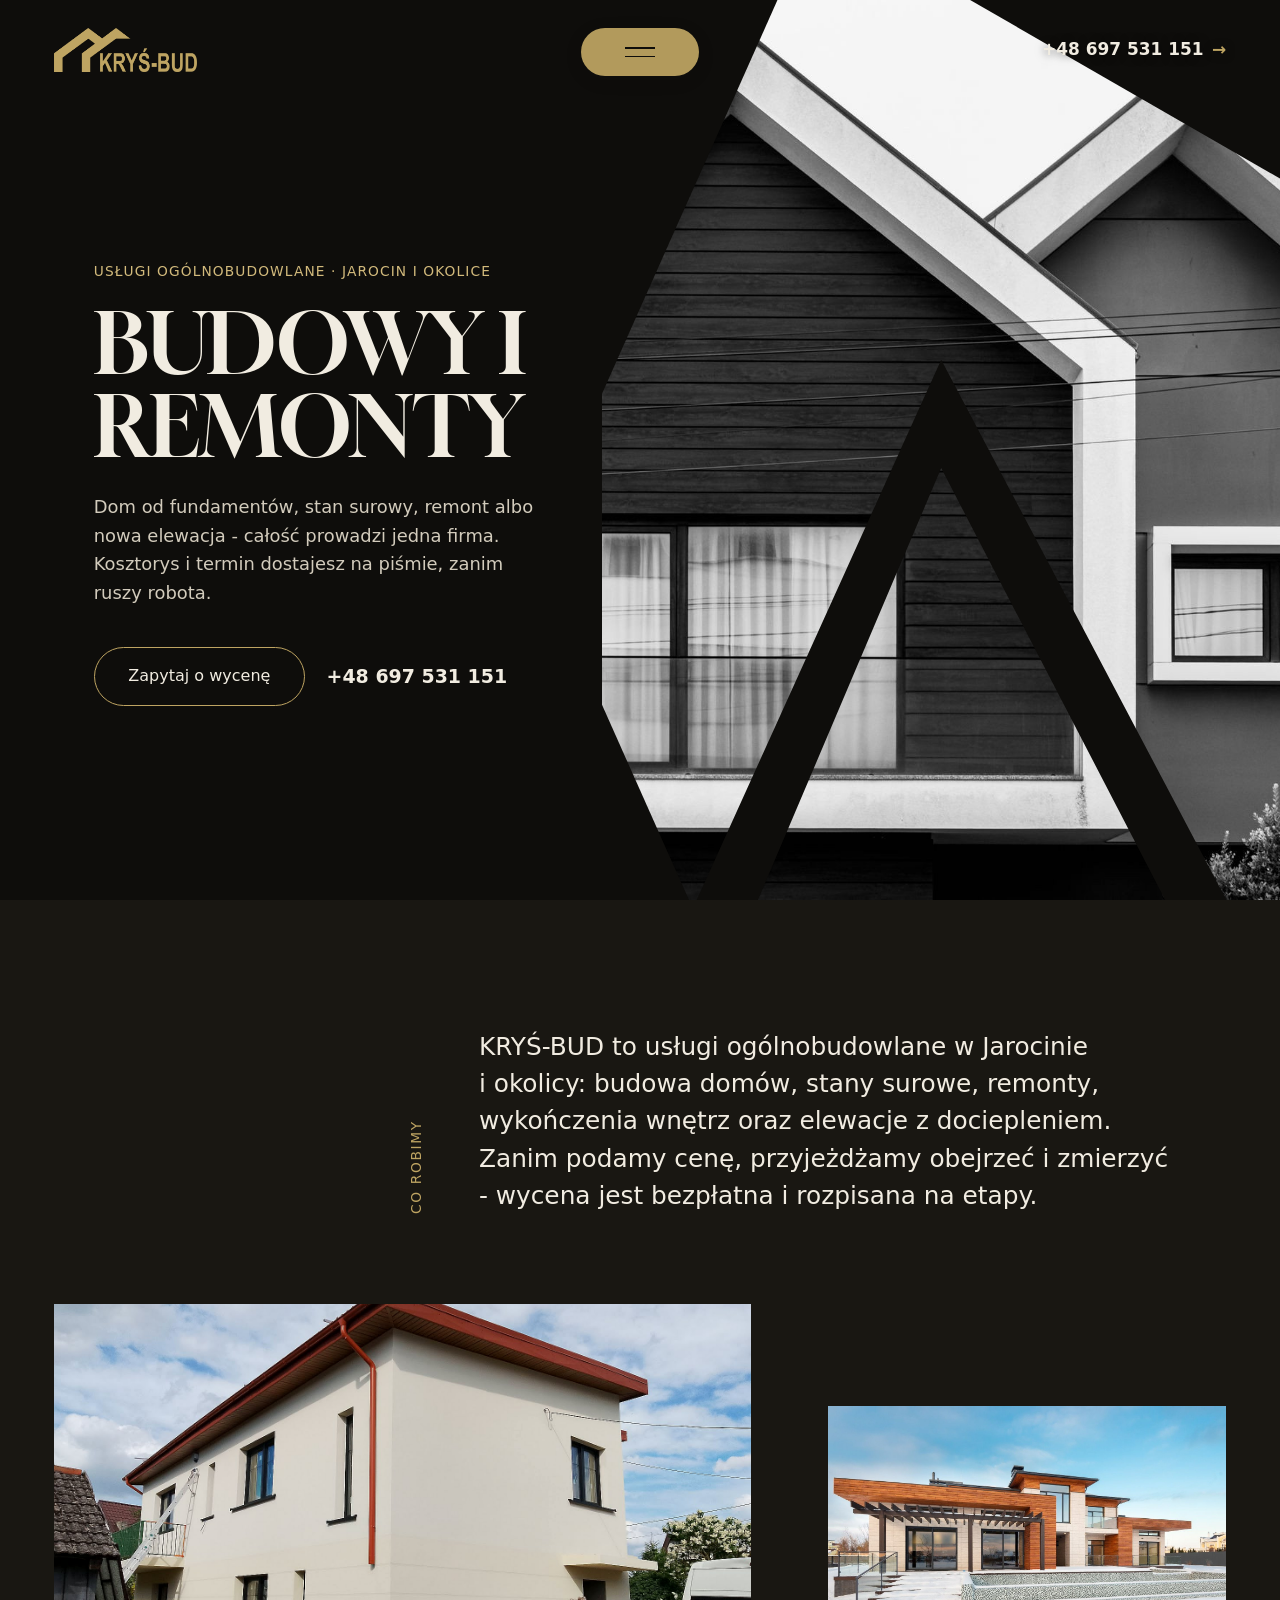
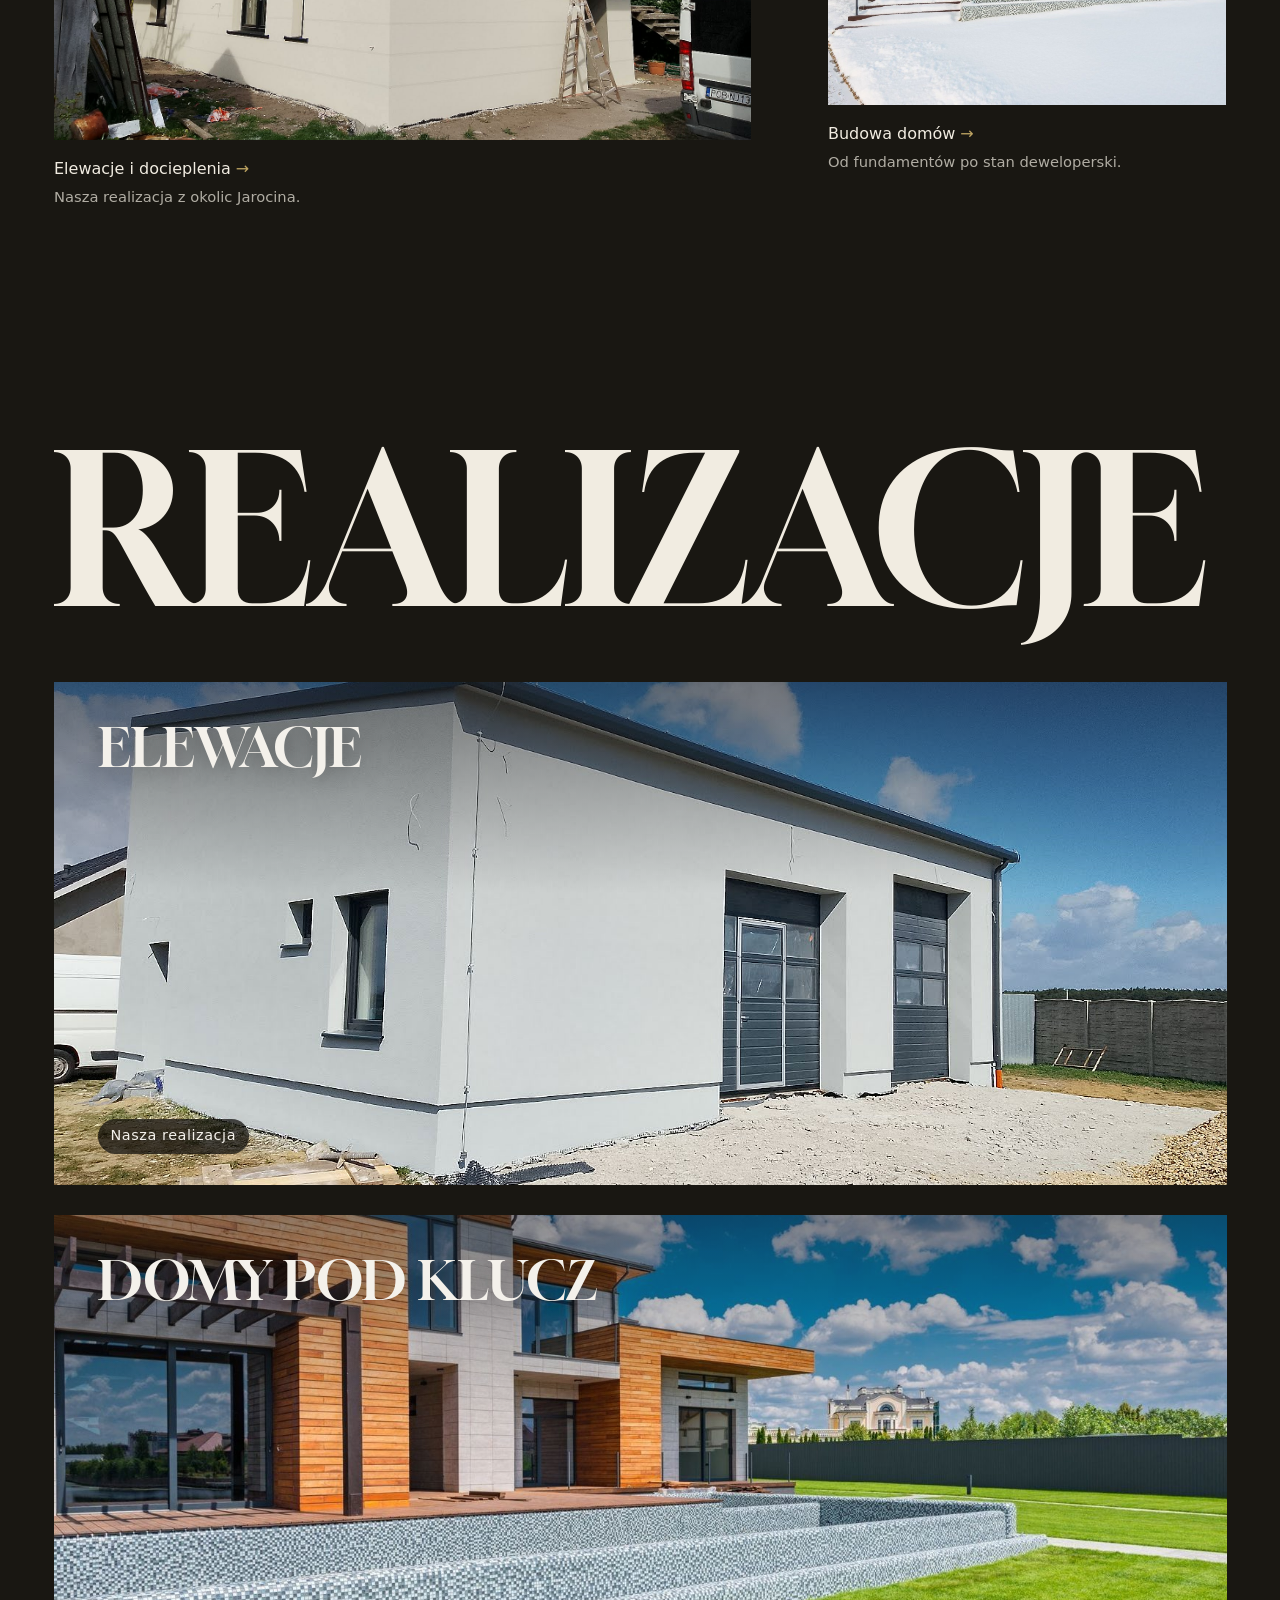
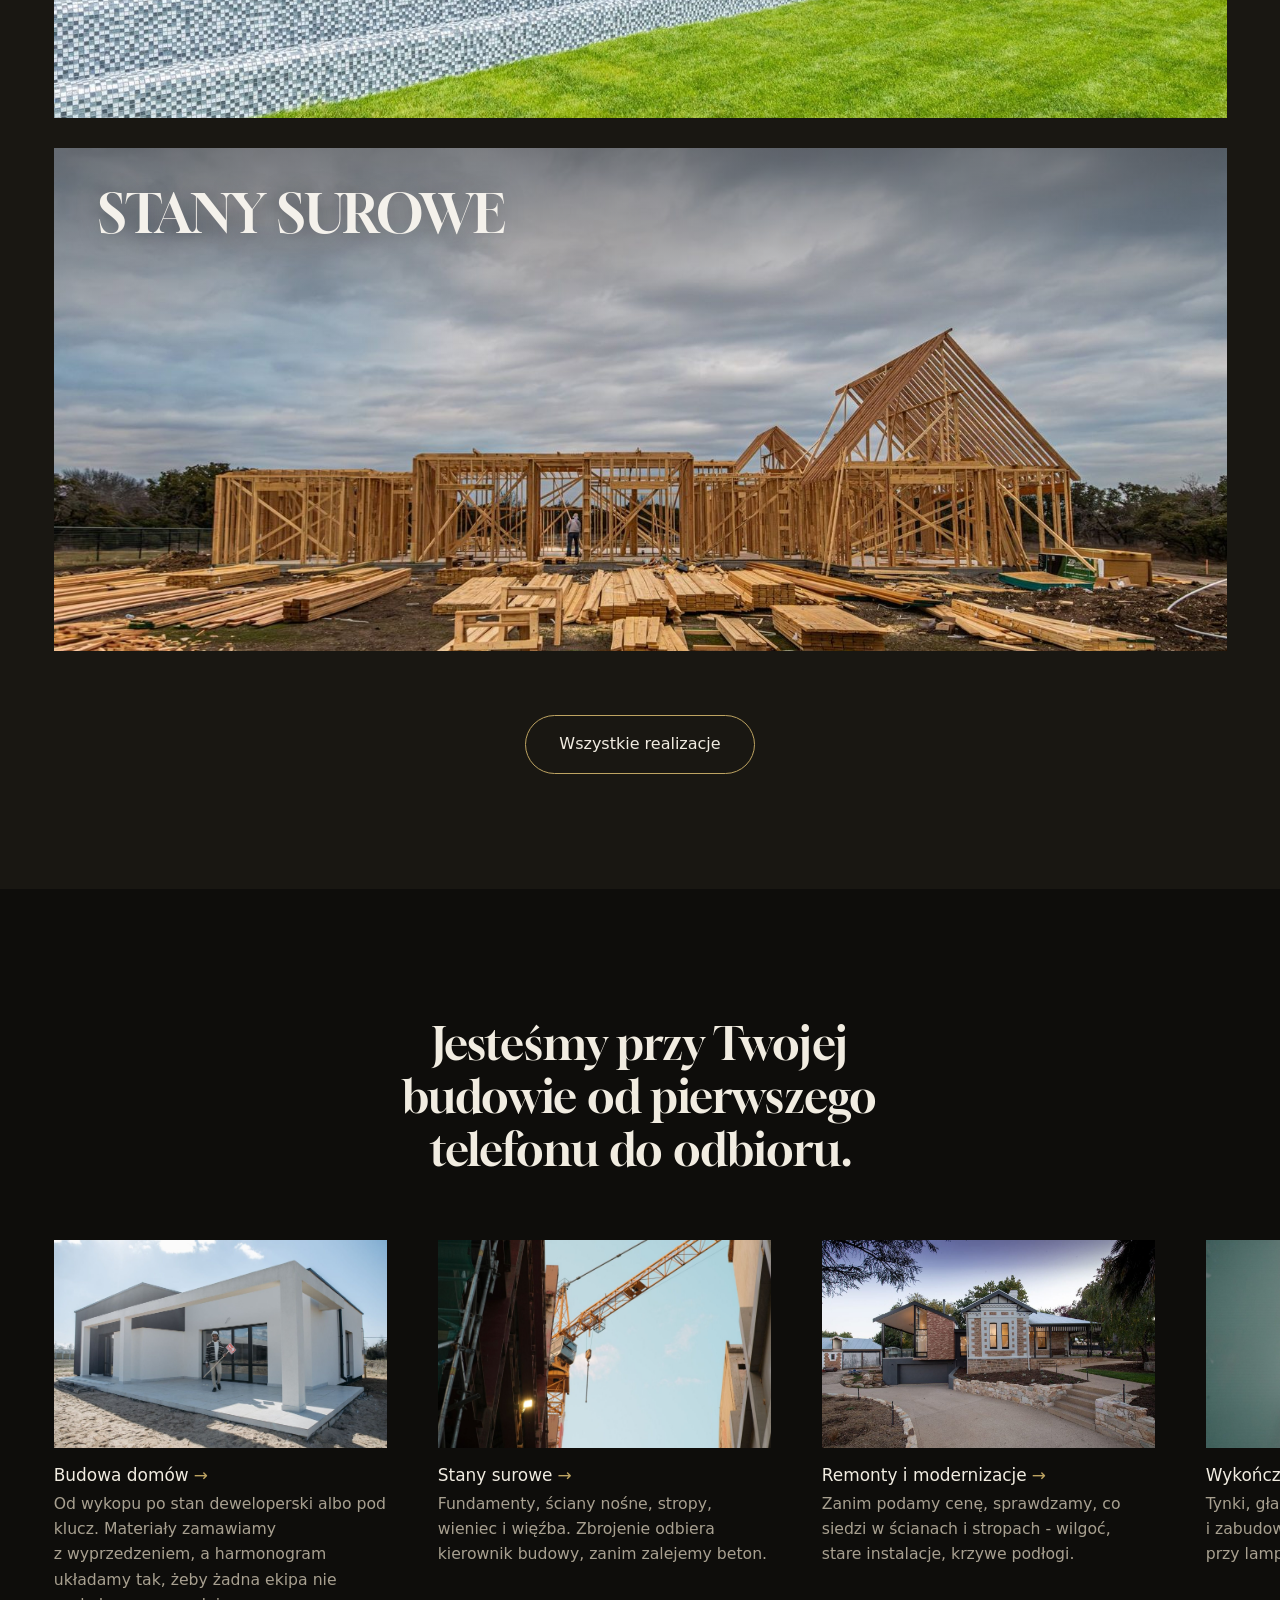
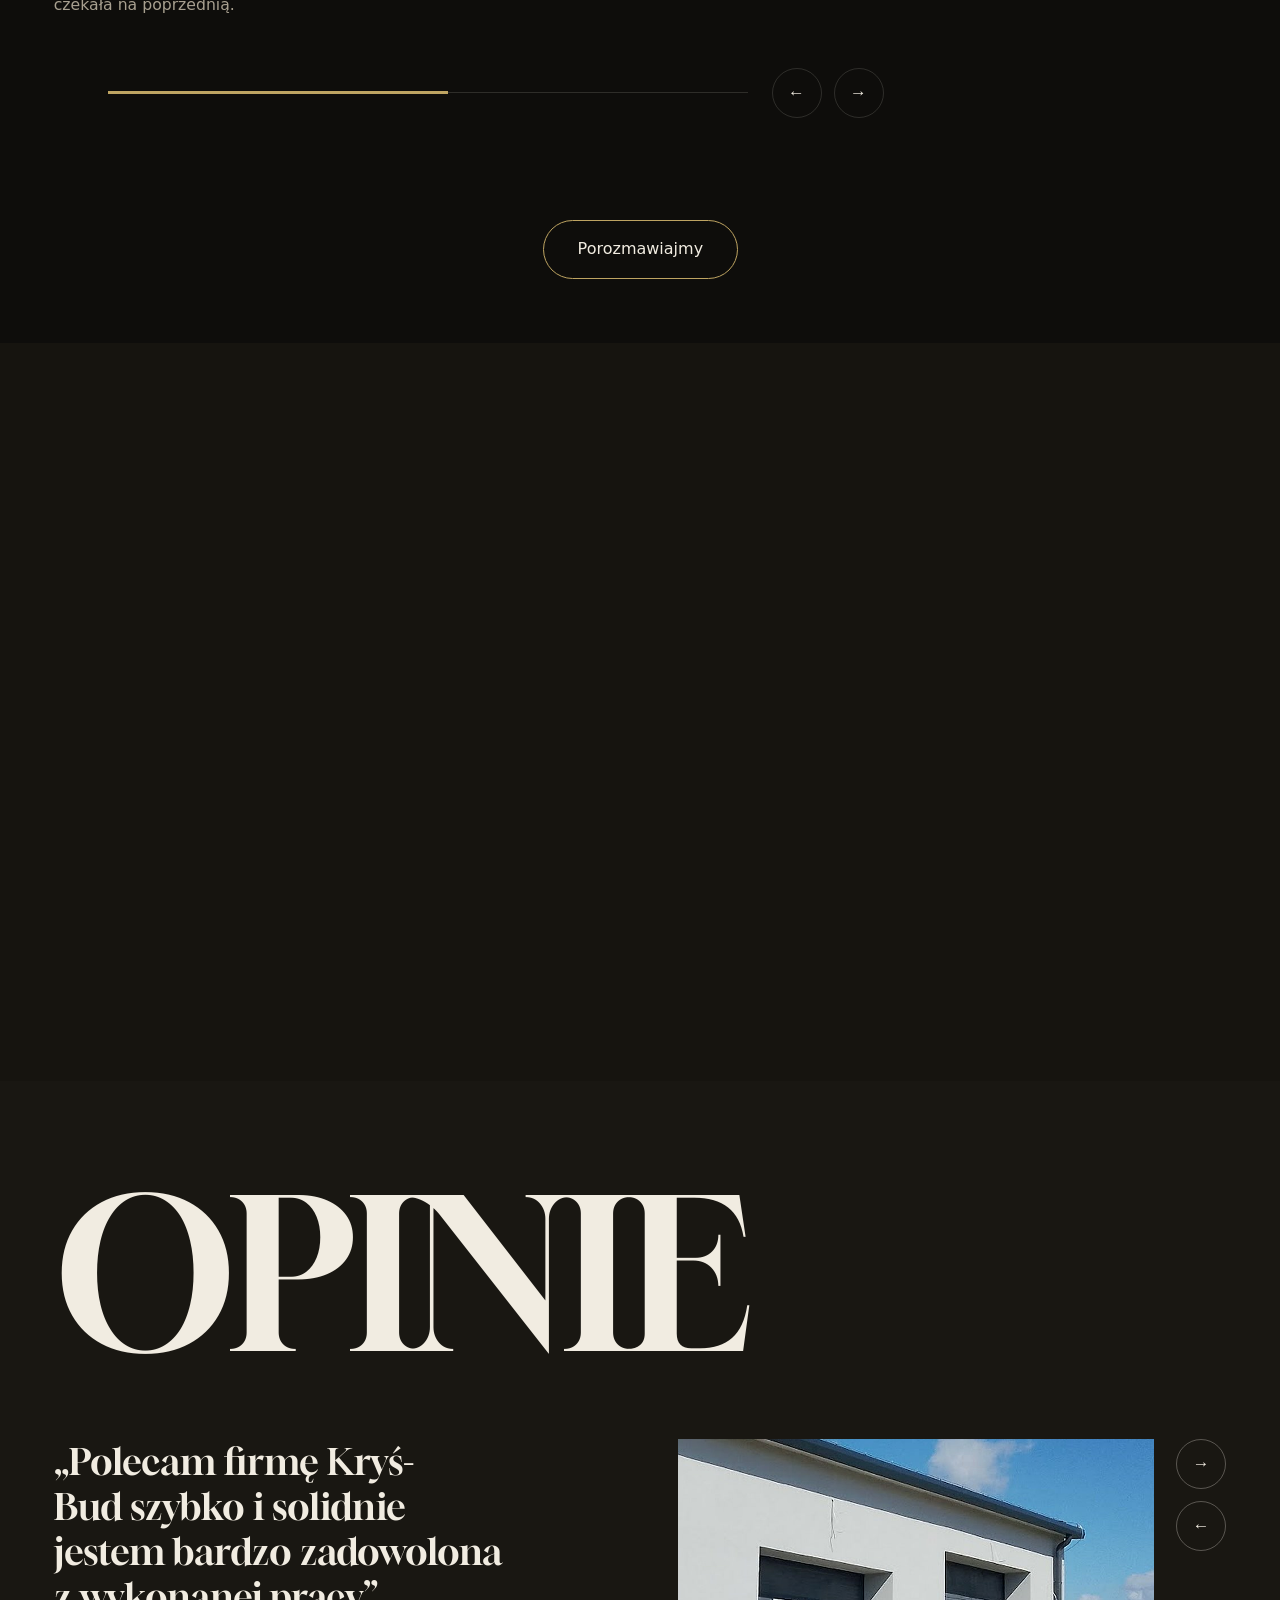
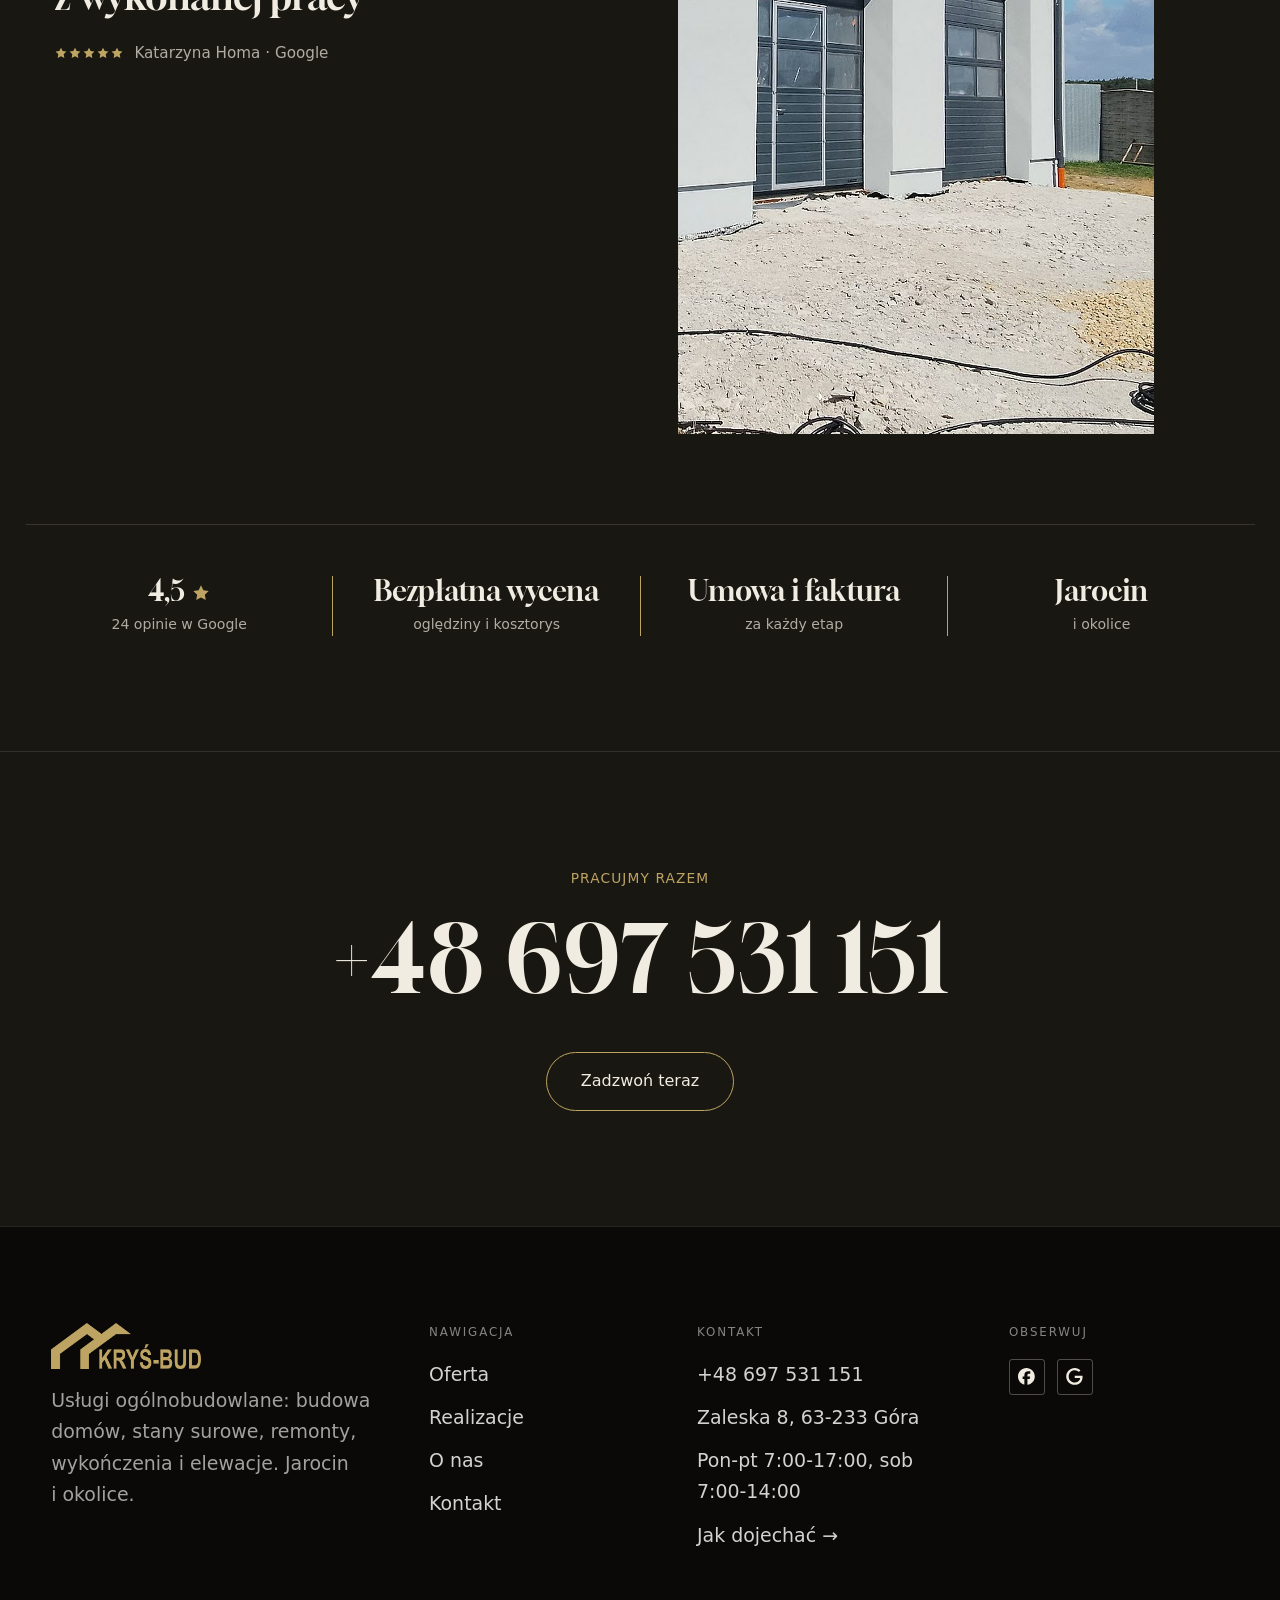
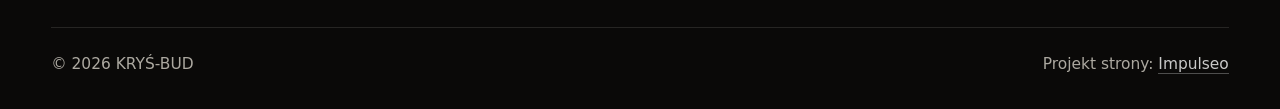
<file: index.html>
<!DOCTYPE html>
<html lang="pl">
<head>
<meta charset="UTF-8">
<meta name="viewport" content="width=device-width, initial-scale=1.0">
<title>KRYŚ-BUD - usługi budowlane</title>
<meta name="description" content="Firma budowlana w Jarocinie: budowa domów, stany surowe, remonty, wykończenia, elewacje. Kosztorys i termin na piśmie przed robotą. Zadzwoń: +48 697 531 151.">
<link rel="canonical" href="https://kris20032.github.io/krys-bud/">
<meta name="robots" content="noindex, nofollow">
<meta property="og:type" content="website">
<meta property="og:locale" content="pl_PL">
<meta property="og:site_name" content="KRYŚ-BUD">
<meta property="og:title" content="KRYŚ-BUD - usługi budowlane">
<meta property="og:description" content="Firma budowlana w Jarocinie: budowa domów, stany surowe, remonty, wykończenia, elewacje. Kosztorys i termin na piśmie przed robotą. Zadzwoń: +48 697 531 151.">
<meta property="og:url" content="https://kris20032.github.io/krys-bud/">
<meta property="og:image" content="https://kris20032.github.io/krys-bud/img/og.jpg">
<meta property="og:image:width" content="1200">
<meta property="og:image:height" content="630">
<meta name="twitter:card" content="summary_large_image">
<script type="application/ld+json">{"@context": "https://schema.org", "@type": "GeneralContractor", "name": "KRYŚ-BUD", "url": "https://kris20032.github.io/krys-bud/", "telephone": "+48697531151", "image": "https://kris20032.github.io/krys-bud/img/og.jpg", "areaServed": "Jarocin", "sameAs": ["https://www.facebook.com/profile.php?id=100090297477698", "https://maps.google.com/?cid=10116416833720711187"]}</script>
<link rel="preconnect" href="https://fonts.googleapis.com">
<link rel="preconnect" href="https://fonts.gstatic.com" crossorigin>
<link href="https://fonts.googleapis.com/css2?family=Gloock&display=swap" rel="stylesheet">
<link href="https://api.fontshare.com/v2/css?f[]=satoshi@400,500,700&display=swap" rel="stylesheet">
<link rel="stylesheet" href="assets/styles.css?v=20261022">
<link rel="stylesheet" href="assets/klind.css?v=20261022b">
<link rel="preload" as="image" href="img/logo.png" fetchpriority="high">
<script>(function(){try{var d=document.documentElement,q=/[?&]intro/.test(location.search);if(!q&&window.matchMedia&&matchMedia('(prefers-reduced-motion: reduce)').matches)return;if(!q&&sessionStorage.getItem('krysbud_intro'))return;sessionStorage.setItem('krysbud_intro','1');d.classList.add('intro-on');setTimeout(function(){d.classList.remove('intro-on','intro-znak','intro-gra','intro-out')},4000);}catch(e){}})();</script>
</head>
<body>
<div class="intro" aria-hidden="true"><span class="intro-line"></span></div>

<header class="kh">
  <div class="kh-in">
    <a class="kh-logo" href="index.html"><img class="brand-logo" src="img/logo.png" alt="KRYŚ-BUD" width="1100" height="337" decoding="async"></a>
    <span class="kh-spacer" aria-hidden="true"></span>
    <a class="kh-tel" href="tel:+48697531151">+48 697 531 151 <span class="arr">→</span></a>
  </div>
  <button class="kh-burger" aria-label="Menu" aria-expanded="false" aria-controls="kmenu"><span></span><span></span></button>
</header>
<script>(function(){var d=document.documentElement;if(!d.classList.contains('intro-on'))return;
var logo=document.querySelector('.kh-logo img'),koniec=false,wyszlo=false,ruszylo=false,t0=0,MIN=560,SUFIT=880,zal=false,V=['--i-w','--i-h','--i-zm','--i-px','--i-py','--i-bw','--i-bh'];
function sprzataj(){if(koniec)return;koniec=true;d.classList.remove('intro-on','intro-znak','intro-gra','intro-out');V.forEach(function(k){d.style.removeProperty(k);});}
function wyjdz(){if(wyszlo||koniec)return;wyszlo=true;d.classList.add('intro-out');setTimeout(sprzataj,820);}
function hero(){var im=document.querySelector('.kx-hero-art img');return !!(im&&im.complete&&im.naturalWidth>0);}
function moze(){if(wyszlo||koniec)return;var t=Date.now()-t0;if((t>=MIN&&(hero()||zal))||t>=SUFIT)wyjdz();else setTimeout(moze,70);}
['wheel','touchstart','keydown','mousedown'].forEach(function(e){addEventListener(e,sprzataj,{once:true,passive:true});});
addEventListener('load',function(){zal=true;});
function graj(){if(koniec||ruszylo)return;ruszylo=true;try{
var r=logo.getBoundingClientRect();if(!r.width){sprzataj();return;}
var sufit=1100/Math.min(window.devicePixelRatio||1,3);
var cel=innerWidth<680?Math.min(innerWidth*.72,320):Math.min(innerWidth*.4,460);
cel=Math.max(r.width,Math.min(cel,sufit));
d.style.setProperty('--i-w',Math.round(cel)+'px');d.style.setProperty('--i-h',Math.round(cel*337/1100)+'px');
d.style.setProperty('--i-zm',(r.width/cel).toFixed(4));
d.style.setProperty('--i-px',Math.round(r.left+r.width/2-innerWidth/2)+'px');
d.style.setProperty('--i-py',Math.round(r.top+r.height/2-innerHeight/2)+'px');
d.style.setProperty('--i-bw',Math.round(r.width)+'px');d.style.setProperty('--i-bh',Math.round(r.height)+'px');
d.classList.add('intro-znak');
requestAnimationFrame(function(){requestAnimationFrame(function(){d.classList.add('intro-gra');t0=Date.now();moze();setTimeout(sprzataj,2600);});});
}catch(e){sprzataj();}}
function zacznij(){if(logo.decode)logo.decode().then(graj,graj);else graj();}
function jest(){return logo.complete&&logo.naturalWidth>0;}
if(!logo){sprzataj();}else if(jest()){zacznij();}else{logo.addEventListener('load',zacznij);logo.addEventListener('error',sprzataj);setTimeout(function(){if(!jest())sprzataj();},1400);}
})();</script>
<div class="kmenu" id="kmenu" aria-hidden="true">
  <nav class="kmenu-links" aria-label="Menu główne">
      <a href="index.html" aria-current="page">Start</a>
      <a href="oferta.html">Oferta</a>
      <a href="realizacje.html">Realizacje</a>
      <a href="o-nas.html">O nas</a>
      <a href="kontakt.html">Kontakt</a>
  </nav>
  <div class="kmenu-side">
    <div><span class="lbl">Telefon</span><a href="tel:+48697531151">+48 697 531 151</a></div>
    <div><span class="lbl">Adres</span>Zaleska 8, 63-233 Góra</div>
    <div><span class="lbl">Godziny</span>Pon-pt 7:00-17:00, sob 7:00-14:00</div>
    <div><span class="lbl">Obserwuj</span><a href="https://www.facebook.com/profile.php?id=100090297477698" target="_blank" rel="noopener">Facebook</a> · <a href="https://maps.google.com/?cid=10116416833720711187" target="_blank" rel="noopener">Google</a></div>
  </div>
</div>

<main>
<section class="kx-hero">
  <div class="kx-hero-txt">
    <span class="kx-kicker">Usługi ogólnobudowlane · Jarocin i&nbsp;okolice</span>
    <h1>Budowy i<br>remonty</h1>
    <p>Dom od fundamentów, stan surowy, remont albo nowa elewacja - całość prowadzi jedna firma. Kosztorys i&nbsp;termin dostajesz na piśmie, zanim ruszy robota.</p>
    <div class="kx-hero-cta">
      <a class="kx-pill" href="kontakt.html">Zapytaj o&nbsp;wycenę</a>
      <a class="kx-hero-tel" href="tel:+48697531151">+48 697 531 151</a>
    </div>
  </div>
  <div class="kx-hero-art">
    <img src="img/hero.jpg" fetchpriority="high" alt="Nowoczesny dom jednorodzinny z dwoma szczytami" width="1880" height="1253">
    <svg viewBox="0 0 100 100" preserveAspectRatio="none" aria-hidden="true" focusable="false">
      <polygon points="0,0 26,0 0,44"/>
      <polygon points="0,78 0,100 13,100"/>
      <polygon points="14,100 50,40 92,100 83,100 50,52 23,100"/>
      <polygon points="54,0 100,0 100,20"/>
    </svg>
  </div>
</section>

<section class="kx-dark kx-what">
  <div class="kx-what-top reveal">
    <span class="kx-vlabel">Co robimy</span>
    <p>KRYŚ-BUD to usługi ogólnobudowlane w&nbsp;Jarocinie i&nbsp;okolicy: budowa domów, stany surowe, remonty, wykończenia wnętrz oraz elewacje z&nbsp;dociepleniem. Zanim podamy cenę, przyjeżdżamy obejrzeć i&nbsp;zmierzyć - wycena jest bezpłatna i&nbsp;rozpisana na etapy.</p>
  </div>
  <div class="kx-what-imgs">
    <a href="oferta.html" class="reveal"><span class="kx-fig"><img src="img/g1.jpg" alt="Ocieplona elewacja domu - realizacja KRYŚ-BUD" width="1600" height="1200" decoding="async"></span><span class="kx-cap"><b>Elewacje i&nbsp;docieplenia</b><span class="arr">→</span><small>Nasza realizacja z&nbsp;okolic Jarocina.</small></span></a>
    <a href="oferta.html" class="reveal"><span class="kx-fig"><img src="img/g12.jpg" alt="Dom jednorodzinny" width="1600" height="1065" decoding="async"></span><span class="kx-cap"><b>Budowa domów</b><span class="arr">→</span><small>Od fundamentów po stan deweloperski.</small></span></a>
  </div>
</section>

<section class="kx-dark kx-work">
  <h2 class="kx-giant reveal">Realizacje</h2>
  <div class="kx-projs">
    <a class="kx-proj reveal" href="realizacje.html"><img src="img/g2.jpg" alt="Docieplona elewacja budynku - realizacja KRYŚ-BUD" loading="lazy" width="1600" height="1200" decoding="async"><h3>Elewacje</h3><span class="kx-tag">Nasza realizacja</span></a>
    <a class="kx-proj reveal" href="realizacje.html"><img src="img/g10.jpg" alt="Dom jednorodzinny z drewnianą okładziną" loading="lazy" width="1600" height="1068" decoding="async"><h3>Domy pod klucz</h3></a>
    <a class="kx-proj reveal" href="realizacje.html"><img src="img/g6.jpg" alt="Konstrukcja domu w stanie surowym" loading="lazy" width="1600" height="1066" decoding="async"><h3>Stany surowe</h3></a>
  </div>
  <div class="kx-center reveal on-dark"><a class="kx-pill" href="realizacje.html">Wszystkie realizacje</a></div>
</section>

<section class="kx-svc">
  <h2 class="reveal">Jesteśmy przy Twojej budowie od pierwszego telefonu do odbioru.</h2>
  <div class="kx-slider" data-kx-slider>
    <div class="kx-track">
      <a class="kx-card" href="oferta.html"><span class="kx-fig"><img src="img/g5.jpg" alt="Budowa domu jednorodzinnego" loading="lazy" width="1600" height="1068" decoding="async"></span><h3>Budowa domów<span class="arr">→</span></h3><p>Od wykopu po stan deweloperski albo pod klucz. Materiały zamawiamy z&nbsp;wyprzedzeniem, a&nbsp;harmonogram układamy tak, żeby żadna ekipa nie czekała na poprzednią.</p></a>
      <a class="kx-card" href="oferta.html"><span class="kx-fig"><img src="img/g13.jpg" alt="Budowa w stanie surowym" loading="lazy" width="1600" height="1066" decoding="async"></span><h3>Stany surowe<span class="arr">→</span></h3><p>Fundamenty, ściany nośne, stropy, wieniec i&nbsp;więźba. Zbrojenie odbiera kierownik budowy, zanim zalejemy beton.</p></a>
      <a class="kx-card" href="oferta.html"><span class="kx-fig"><img src="img/g7.jpg" alt="Wyremontowany dom" loading="lazy" width="1200" height="800" decoding="async"></span><h3>Remonty i&nbsp;modernizacje<span class="arr">→</span></h3><p>Zanim podamy cenę, sprawdzamy, co siedzi w&nbsp;ścianach i&nbsp;stropach - wilgoć, stare instalacje, krzywe podłogi.</p></a>
      <a class="kx-card" href="oferta.html"><span class="kx-fig"><img src="img/g14.jpg" alt="Szlifowanie gładzi na ścianie" loading="lazy" width="1600" height="1066" decoding="async"></span><h3>Wykończenia wnętrz<span class="arr">→</span></h3><p>Tynki, gładzie, malowanie, podłogi i&nbsp;zabudowy z&nbsp;płyt g-k. Gładzie szlifujemy przy lampie, która pokazuje każdą falę.</p></a>
      <a class="kx-card" href="oferta.html"><span class="kx-fig"><img src="img/g3.jpg" alt="Ocieplona elewacja - realizacja KRYŚ-BUD" loading="lazy" width="1400" height="1050" decoding="async"></span><h3>Elewacje i&nbsp;docieplenia<span class="arr">→</span></h3><p>Najpierw sprawdzamy, co jest pod starą elewacją, zamiast kleić nową warstwę na słabą.</p></a>
      <a class="kx-card" href="oferta.html"><span class="kx-fig"><img src="img/g8.jpg" alt="Mur z cegły" loading="lazy" width="1600" height="1066" decoding="async"></span><h3>Prace murarskie i&nbsp;tynkarskie<span class="arr">→</span></h3><p>Ściany działowe, kominy, murowane ogrodzenia, tynki maszynowe i&nbsp;tradycyjne.</p></a>
    </div>
    <div class="kx-ctrl">
      <div class="kx-prog" aria-hidden="true"><i></i></div>
      <div class="kx-arrows"><button type="button" data-prev aria-label="Poprzednia usługa">←</button><button type="button" data-next aria-label="Następna usługa">→</button></div>
    </div>
  </div>
</section>

<section class="kx-talk">
  <a class="kx-pill reveal" href="kontakt.html">Porozmawiajmy</a>
</section>
<section class="stopklatka kx-stop" aria-hidden="true">
  <div class="stk-bg" style="background-image:url(img/about.jpg)"></div>
</section>

<section class="kx-dark kx-kudos on-dark">
  <h2 class="kx-giant reveal">Opinie</h2>
  <div class="kx-kudos-grid">
    <div class="kx-quotes">
      <figure class="kx-q on"><blockquote>„Polecam firmę Kryś-Bud szybko i&nbsp;solidnie jestem bardzo zadowolona z&nbsp;wykonanej pracy”</blockquote><figcaption class="who"><b class="stars"><svg class="ico-star" width="14" height="14" viewBox="0 0 24 24" style="vertical-align:-2px" aria-hidden="true"><path d="M12 2.8l2.85 5.8 6.4.93-4.63 4.5 1.1 6.37L12 17.4l-5.72 3 1.1-6.37-4.63-4.5 6.4-.93L12 2.8Z" fill="currentColor"/></svg><svg class="ico-star" width="14" height="14" viewBox="0 0 24 24" style="vertical-align:-2px" aria-hidden="true"><path d="M12 2.8l2.85 5.8 6.4.93-4.63 4.5 1.1 6.37L12 17.4l-5.72 3 1.1-6.37-4.63-4.5 6.4-.93L12 2.8Z" fill="currentColor"/></svg><svg class="ico-star" width="14" height="14" viewBox="0 0 24 24" style="vertical-align:-2px" aria-hidden="true"><path d="M12 2.8l2.85 5.8 6.4.93-4.63 4.5 1.1 6.37L12 17.4l-5.72 3 1.1-6.37-4.63-4.5 6.4-.93L12 2.8Z" fill="currentColor"/></svg><svg class="ico-star" width="14" height="14" viewBox="0 0 24 24" style="vertical-align:-2px" aria-hidden="true"><path d="M12 2.8l2.85 5.8 6.4.93-4.63 4.5 1.1 6.37L12 17.4l-5.72 3 1.1-6.37-4.63-4.5 6.4-.93L12 2.8Z" fill="currentColor"/></svg><svg class="ico-star" width="14" height="14" viewBox="0 0 24 24" style="vertical-align:-2px" aria-hidden="true"><path d="M12 2.8l2.85 5.8 6.4.93-4.63 4.5 1.1 6.37L12 17.4l-5.72 3 1.1-6.37-4.63-4.5 6.4-.93L12 2.8Z" fill="currentColor"/></svg></b>Katarzyna Homa · Google</figcaption></figure>
      <figure class="kx-q"><blockquote>„Polecam te firmę szybka profesjonalna praca na pewno jeszcze skorzystam z&nbsp;ich usług”</blockquote><figcaption class="who"><b class="stars"><svg class="ico-star" width="14" height="14" viewBox="0 0 24 24" style="vertical-align:-2px" aria-hidden="true"><path d="M12 2.8l2.85 5.8 6.4.93-4.63 4.5 1.1 6.37L12 17.4l-5.72 3 1.1-6.37-4.63-4.5 6.4-.93L12 2.8Z" fill="currentColor"/></svg><svg class="ico-star" width="14" height="14" viewBox="0 0 24 24" style="vertical-align:-2px" aria-hidden="true"><path d="M12 2.8l2.85 5.8 6.4.93-4.63 4.5 1.1 6.37L12 17.4l-5.72 3 1.1-6.37-4.63-4.5 6.4-.93L12 2.8Z" fill="currentColor"/></svg><svg class="ico-star" width="14" height="14" viewBox="0 0 24 24" style="vertical-align:-2px" aria-hidden="true"><path d="M12 2.8l2.85 5.8 6.4.93-4.63 4.5 1.1 6.37L12 17.4l-5.72 3 1.1-6.37-4.63-4.5 6.4-.93L12 2.8Z" fill="currentColor"/></svg><svg class="ico-star" width="14" height="14" viewBox="0 0 24 24" style="vertical-align:-2px" aria-hidden="true"><path d="M12 2.8l2.85 5.8 6.4.93-4.63 4.5 1.1 6.37L12 17.4l-5.72 3 1.1-6.37-4.63-4.5 6.4-.93L12 2.8Z" fill="currentColor"/></svg><svg class="ico-star" width="14" height="14" viewBox="0 0 24 24" style="vertical-align:-2px" aria-hidden="true"><path d="M12 2.8l2.85 5.8 6.4.93-4.63 4.5 1.1 6.37L12 17.4l-5.72 3 1.1-6.37-4.63-4.5 6.4-.93L12 2.8Z" fill="currentColor"/></svg></b>Renata Tomczak · Google</figcaption></figure>
    </div>
    <div class="kx-kudos-art">
      <span class="kx-fig"><img src="img/g4.jpg" alt="Docieplona ściana budynku - realizacja KRYŚ-BUD" loading="lazy" width="1400" height="1050" decoding="async"></span>
      <div class="kx-arrows"><button type="button" data-qnext aria-label="Następna opinia">→</button><button type="button" data-qprev aria-label="Poprzednia opinia">←</button></div>
    </div>
  </div>
  <ul class="kx-trust reveal">
    <li><a href="https://maps.google.com/?cid=10116416833720711187" target="_blank" rel="noopener"><span class="k">4,5 <svg class="ico-star" width="20" height="20" viewBox="0 0 24 24" style="vertical-align:-2px" aria-hidden="true"><path d="M12 2.8l2.85 5.8 6.4.93-4.63 4.5 1.1 6.37L12 17.4l-5.72 3 1.1-6.37-4.63-4.5 6.4-.93L12 2.8Z" fill="currentColor"/></svg></span><span class="v">24 opinie w&nbsp;Google</span></a></li>
    <li><span class="k">Bezpłatna wycena</span><span class="v">oględziny i&nbsp;kosztorys</span></li>
    <li><span class="k">Umowa i&nbsp;faktura</span><span class="v">za każdy etap</span></li>
    <li><span class="k">Jarocin</span><span class="v">i&nbsp;okolice</span></li>
  </ul>
</section>

<section class="kx-together on-dark">
  <span class="kx-kicker">Pracujmy razem</span>
  <a class="kx-bigtel" href="tel:+48697531151">+48 697 531 151</a>
  <a class="kx-pill" href="tel:+48697531151">Zadzwoń teraz</a>
</section>
</main>


<footer>
  <div class="wrap">
    <div class="foot-grid">
      <div class="foot-brand">
        <img class="foot-logo" src="img/logo.png" alt="KRYŚ-BUD" width="1100" height="337" loading="lazy" decoding="async">
        <p>Usługi ogólnobudowlane: budowa domów, stany surowe, remonty, wykończenia i elewacje. Jarocin i okolice.</p>
      </div>
      <div class="foot-col">
        <h4>Nawigacja</h4>
        <a href="oferta.html">Oferta</a>
        <a href="realizacje.html">Realizacje</a>
        <a href="o-nas.html">O nas</a>
        <a href="kontakt.html">Kontakt</a>
      </div>
      <div class="foot-col">
        <h4>Kontakt</h4>
        <a href="tel:+48697531151">+48 697 531 151</a>
        <p>Zaleska 8, 63-233 Góra</p>
        <p>Pon-pt 7:00-17:00, sob 7:00-14:00</p>
        <a href="https://maps.google.com/?cid=10116416833720711187" target="_blank" rel="noopener">Jak dojechać →</a>
      </div>
      <div class="foot-col">
        <h4>Obserwuj</h4>
        <div class="foot-soc">
          <a class="soc" href="https://www.facebook.com/profile.php?id=100090297477698" target="_blank" rel="noopener" aria-label="Facebook - KRYŚ-BUD"><svg viewBox="0 0 24 24" aria-hidden="true" focusable="false"><path d="M9.101 23.691v-7.98H6.627v-3.667h2.474v-1.58c0-4.085 1.848-5.978 5.858-5.978.401 0 .955.042 1.468.103a8.68 8.68 0 0 1 1.141.195v3.325a8.623 8.623 0 0 0-.653-.036 26.805 26.805 0 0 0-.733-.009c-.707 0-1.259.096-1.675.309a1.686 1.686 0 0 0-.679.622c-.258.42-.374.995-.374 1.752v1.297h3.919l-.386 2.103-.287 1.564h-3.246v8.245C19.396 23.238 24 18.179 24 12.044c0-6.627-5.373-12-12-12s-12 5.373-12 12c0 5.628 3.874 10.35 9.101 11.647Z" fill="currentColor"/></svg></a>
          <a class="soc" href="https://maps.google.com/?cid=10116416833720711187" target="_blank" rel="noopener" aria-label="Google - KRYŚ-BUD"><svg viewBox="0 0 24 24" aria-hidden="true" focusable="false"><path d="M12.48 10.92v3.28h7.84c-.24 1.84-.853 3.187-1.787 4.133-1.147 1.147-2.933 2.4-6.053 2.4-4.827 0-8.6-3.893-8.6-8.72s3.773-8.72 8.6-8.72c2.6 0 4.507 1.027 5.907 2.347l2.307-2.307C18.747 1.44 16.133 0 12.48 0 5.867 0 .307 5.387.307 12s5.56 12 12.173 12c3.573 0 6.267-1.173 8.373-3.36 2.16-2.16 2.84-5.213 2.84-7.667 0-.76-.053-1.467-.173-2.053H12.48z" fill="currentColor"/></svg></a>
        </div>
      </div>
    </div>
    <div class="foot-bot">
      <span>© 2026 KRYŚ-BUD</span>
      <span>Projekt strony: <a class="foot-credit" href="https://impulseo.pl" target="_blank" rel="noopener">Impulseo</a></span>
    </div>
  </div>
</footer>
<div class="sticky-call"><a class="sc-call" href="tel:+48697531151"><svg class="ico-tel" width="16" height="16" viewBox="0 0 24 24" fill="none" aria-hidden="true"><path d="M6.6 10.8a15.5 15.5 0 0 0 6.6 6.6l2.2-2.2a1 1 0 0 1 1-.24 11.4 11.4 0 0 0 3.6.58 1 1 0 0 1 1 1V20a1 1 0 0 1-1 1A17 17 0 0 1 3 4a1 1 0 0 1 1-1h3.5a1 1 0 0 1 1 1c0 1.25.2 2.46.58 3.6a1 1 0 0 1-.25 1l-2.23 2.2Z" fill="currentColor"/></svg> Zadzwoń</a><a class="sc-quote" href="kontakt.html">Wyślij projekt do wyceny</a></div>
<div class="demo-wazne" data-do="2026-10-28" data-cykl="3" hidden><svg class="dw-ico" width="13" height="13" viewBox="0 0 24 24" fill="none" aria-hidden="true"><circle cx="12" cy="12" r="8.6" stroke="currentColor" stroke-width="1.8"/><path d="M12 7.2V12l3.3 2" stroke="currentColor" stroke-width="1.8" stroke-linecap="round"/></svg><span class="dw-txt"></span></div>

<script src="assets/main.js?v=20261022"></script>
<script src="assets/klind.js?v=20261022"></script>
</body>
</html>
</file>
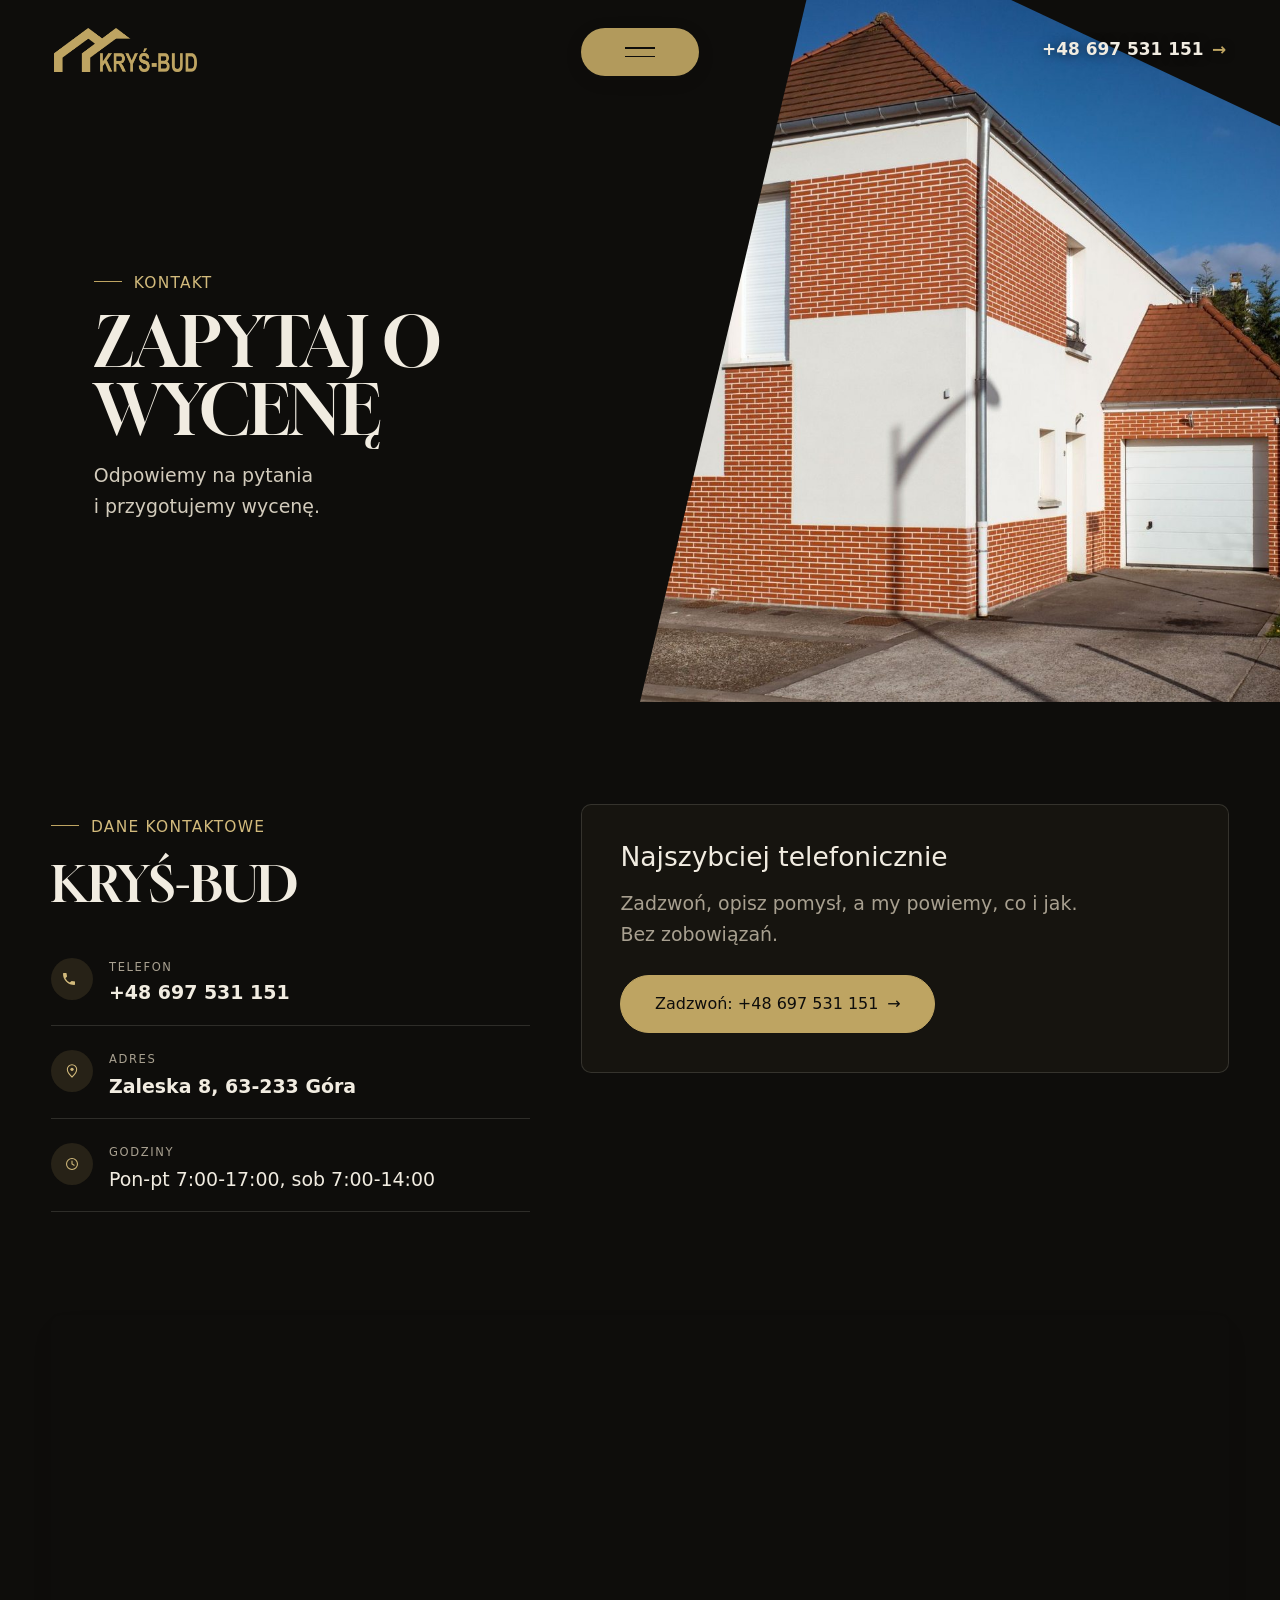
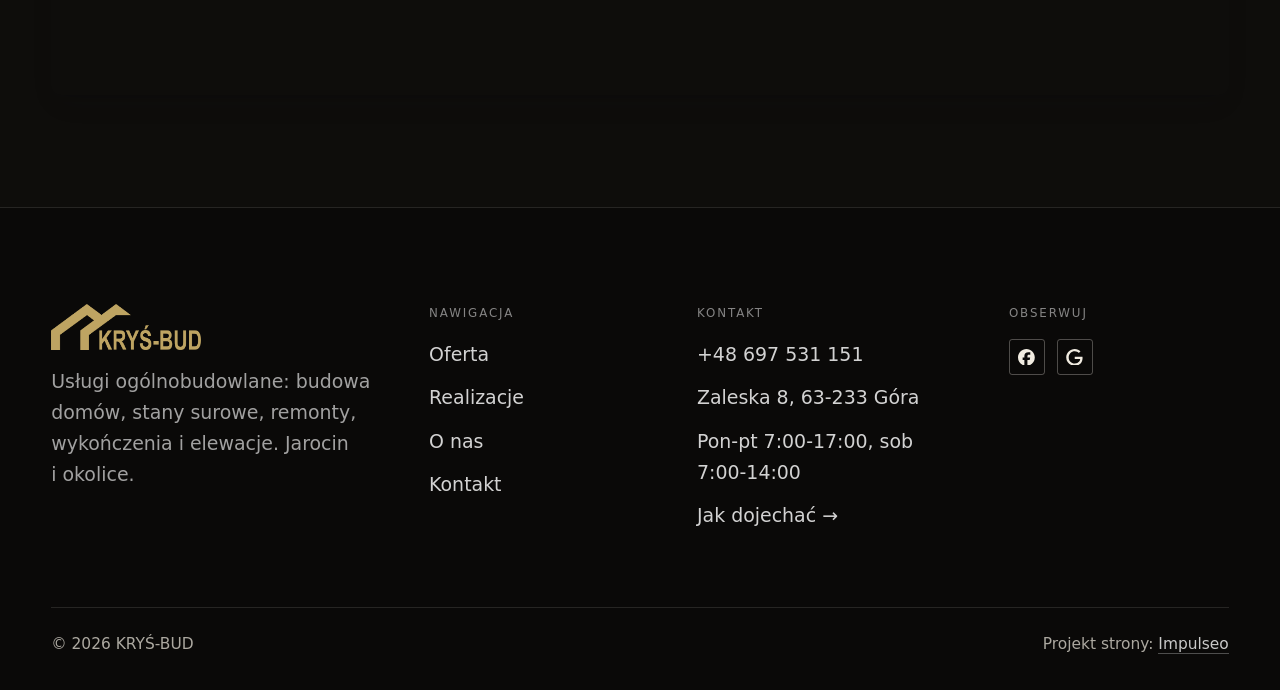
<file: kontakt.html>
<!DOCTYPE html>
<html lang="pl">
<head>
<meta charset="UTF-8">
<meta name="viewport" content="width=device-width, initial-scale=1.0">
<title>Kontakt - KRYŚ-BUD</title>
<meta name="description" content="Kontakt KRYŚ-BUD - Zaleska 8, 63-233 Góra">
<link rel="canonical" href="https://kris20032.github.io/krys-bud/kontakt.html">
<meta name="robots" content="noindex, nofollow">
<meta property="og:type" content="website">
<meta property="og:locale" content="pl_PL">
<meta property="og:site_name" content="KRYŚ-BUD">
<meta property="og:title" content="Kontakt - KRYŚ-BUD">
<meta property="og:description" content="Kontakt KRYŚ-BUD - Zaleska 8, 63-233 Góra">
<meta property="og:url" content="https://kris20032.github.io/krys-bud/kontakt.html">
<meta property="og:image" content="https://kris20032.github.io/krys-bud/img/og.jpg">
<meta property="og:image:width" content="1200">
<meta property="og:image:height" content="630">
<meta name="twitter:card" content="summary_large_image">
<link rel="preconnect" href="https://fonts.googleapis.com">
<link rel="preconnect" href="https://fonts.gstatic.com" crossorigin>
<link href="https://fonts.googleapis.com/css2?family=Gloock&display=swap" rel="stylesheet">
<link href="https://api.fontshare.com/v2/css?f[]=satoshi@400,500,700&display=swap" rel="stylesheet">
<link rel="stylesheet" href="assets/styles.css?v=20261022">
<link rel="stylesheet" href="assets/klind.css?v=20261022b">
</head>
<body>

<header class="kh">
  <div class="kh-in">
    <a class="kh-logo" href="index.html"><img class="brand-logo" src="img/logo.png" alt="KRYŚ-BUD" width="1100" height="337" decoding="async"></a>
    <span class="kh-spacer" aria-hidden="true"></span>
    <a class="kh-tel" href="tel:+48697531151">+48 697 531 151 <span class="arr">→</span></a>
  </div>
  <button class="kh-burger" aria-label="Menu" aria-expanded="false" aria-controls="kmenu"><span></span><span></span></button>
</header>
<div class="kmenu" id="kmenu" aria-hidden="true">
  <nav class="kmenu-links" aria-label="Menu główne">
      <a href="index.html">Start</a>
      <a href="oferta.html">Oferta</a>
      <a href="realizacje.html">Realizacje</a>
      <a href="o-nas.html">O nas</a>
      <a href="kontakt.html" aria-current="page">Kontakt</a>
  </nav>
  <div class="kmenu-side">
    <div><span class="lbl">Telefon</span><a href="tel:+48697531151">+48 697 531 151</a></div>
    <div><span class="lbl">Adres</span>Zaleska 8, 63-233 Góra</div>
    <div><span class="lbl">Godziny</span>Pon-pt 7:00-17:00, sob 7:00-14:00</div>
    <div><span class="lbl">Obserwuj</span><a href="https://www.facebook.com/profile.php?id=100090297477698" target="_blank" rel="noopener">Facebook</a> · <a href="https://maps.google.com/?cid=10116416833720711187" target="_blank" rel="noopener">Google</a></div>
  </div>
</div>

<main>
<section class="pagehead">
  <img src="img/g11.jpg" alt="KRYŚ-BUD - Zapytaj o wycenę" width="1600" height="1066" decoding="async">
  <div class="wrap">
    <span class="eyebrow">Kontakt</span>
    <h1>Zapytaj o wycenę</h1>
    <p>Odpowiemy na pytania i przygotujemy wycenę.</p>
  </div>
</section>
<section>
  <div class="wrap contact-grid">
    <div class="reveal">
      <span class="eyebrow">Dane kontaktowe</span>
      <h2 style="margin:var(--space-4) 0 var(--space-6)">KRYŚ-BUD</h2>
      <div class="info-list">
        <div class="info-row"><div class="ic"><svg class="ico-tel" width="16" height="16" viewBox="0 0 24 24" fill="none" aria-hidden="true"><path d="M6.6 10.8a15.5 15.5 0 0 0 6.6 6.6l2.2-2.2a1 1 0 0 1 1-.24 11.4 11.4 0 0 0 3.6.58 1 1 0 0 1 1 1V20a1 1 0 0 1-1 1A17 17 0 0 1 3 4a1 1 0 0 1 1-1h3.5a1 1 0 0 1 1 1c0 1.25.2 2.46.58 3.6a1 1 0 0 1-.25 1l-2.23 2.2Z" fill="currentColor"/></svg></div><div><div class="lbl">Telefon</div><a class="val" href="tel:+48697531151">+48 697 531 151</a></div></div>
        <div class="info-row"><div class="ic"><svg class="ico-pin" width="16" height="16" viewBox="0 0 24 24" fill="none" aria-hidden="true"><path d="M12 21s7-6.1 7-11.5A7 7 0 0 0 5 9.5C5 14.9 12 21 12 21Z" stroke="currentColor" stroke-width="1.6" fill="none"/><circle cx="12" cy="9.5" r="2.4" fill="currentColor"/></svg></div><div><div class="lbl">Adres</div><div class="val">Zaleska 8, 63-233 Góra</div></div></div>
        <div class="info-row"><div class="ic"><svg class="ico-clock" width="16" height="16" viewBox="0 0 24 24" fill="none" aria-hidden="true"><circle cx="12" cy="12" r="8.2" stroke="currentColor" stroke-width="1.6"/><path d="M12 7.5V12l3.2 1.9" stroke="currentColor" stroke-width="1.6" stroke-linecap="round"/></svg></div><div><div class="lbl">Godziny</div><div class="val" style="font-weight:500">Pon-pt 7:00-17:00, sob 7:00-14:00</div></div></div>
      </div>
    </div>
    <div class="reveal">
      <div class="form">
        <h3 style="margin-bottom:var(--space-4)">Najszybciej telefonicznie</h3>
        <p class="muted" style="margin-bottom:var(--space-5)">Zadzwoń, opisz pomysł, a my powiemy, co i jak. Bez zobowiązań.</p>
        <a href="tel:+48697531151" class="btn btn-accent" style="justify-content:center">Zadzwoń: +48 697 531 151 <span class="arr">→</span></a>
      </div>
    </div>
  </div>
</section>
<section style="padding-top:0">
  <div class="wrap reveal">
    <iframe class="map" title="KRYŚ-BUD - Jarocin" src="https://maps.google.com/maps?q=51.9781739%2C17.3686478&z=15&output=embed" loading="lazy" referrerpolicy="no-referrer-when-downgrade"></iframe>
  </div>
</section>
</main>

<footer>
  <div class="wrap">
    <div class="foot-grid">
      <div class="foot-brand">
        <img class="foot-logo" src="img/logo.png" alt="KRYŚ-BUD" width="1100" height="337" loading="lazy" decoding="async">
        <p>Usługi ogólnobudowlane: budowa domów, stany surowe, remonty, wykończenia i elewacje. Jarocin i okolice.</p>
      </div>
      <div class="foot-col">
        <h4>Nawigacja</h4>
        <a href="oferta.html">Oferta</a>
        <a href="realizacje.html">Realizacje</a>
        <a href="o-nas.html">O nas</a>
        <a href="kontakt.html">Kontakt</a>
      </div>
      <div class="foot-col">
        <h4>Kontakt</h4>
        <a href="tel:+48697531151">+48 697 531 151</a>
        <p>Zaleska 8, 63-233 Góra</p>
        <p>Pon-pt 7:00-17:00, sob 7:00-14:00</p>
        <a href="https://maps.google.com/?cid=10116416833720711187" target="_blank" rel="noopener">Jak dojechać →</a>
      </div>
      <div class="foot-col">
        <h4>Obserwuj</h4>
        <div class="foot-soc">
          <a class="soc" href="https://www.facebook.com/profile.php?id=100090297477698" target="_blank" rel="noopener" aria-label="Facebook - KRYŚ-BUD"><svg viewBox="0 0 24 24" aria-hidden="true" focusable="false"><path d="M9.101 23.691v-7.98H6.627v-3.667h2.474v-1.58c0-4.085 1.848-5.978 5.858-5.978.401 0 .955.042 1.468.103a8.68 8.68 0 0 1 1.141.195v3.325a8.623 8.623 0 0 0-.653-.036 26.805 26.805 0 0 0-.733-.009c-.707 0-1.259.096-1.675.309a1.686 1.686 0 0 0-.679.622c-.258.42-.374.995-.374 1.752v1.297h3.919l-.386 2.103-.287 1.564h-3.246v8.245C19.396 23.238 24 18.179 24 12.044c0-6.627-5.373-12-12-12s-12 5.373-12 12c0 5.628 3.874 10.35 9.101 11.647Z" fill="currentColor"/></svg></a>
          <a class="soc" href="https://maps.google.com/?cid=10116416833720711187" target="_blank" rel="noopener" aria-label="Google - KRYŚ-BUD"><svg viewBox="0 0 24 24" aria-hidden="true" focusable="false"><path d="M12.48 10.92v3.28h7.84c-.24 1.84-.853 3.187-1.787 4.133-1.147 1.147-2.933 2.4-6.053 2.4-4.827 0-8.6-3.893-8.6-8.72s3.773-8.72 8.6-8.72c2.6 0 4.507 1.027 5.907 2.347l2.307-2.307C18.747 1.44 16.133 0 12.48 0 5.867 0 .307 5.387.307 12s5.56 12 12.173 12c3.573 0 6.267-1.173 8.373-3.36 2.16-2.16 2.84-5.213 2.84-7.667 0-.76-.053-1.467-.173-2.053H12.48z" fill="currentColor"/></svg></a>
        </div>
      </div>
    </div>
    <div class="foot-bot">
      <span>© 2026 KRYŚ-BUD</span>
      <span>Projekt strony: <a class="foot-credit" href="https://impulseo.pl" target="_blank" rel="noopener">Impulseo</a></span>
    </div>
  </div>
</footer>
<div class="sticky-call"><a class="sc-call" href="tel:+48697531151"><svg class="ico-tel" width="16" height="16" viewBox="0 0 24 24" fill="none" aria-hidden="true"><path d="M6.6 10.8a15.5 15.5 0 0 0 6.6 6.6l2.2-2.2a1 1 0 0 1 1-.24 11.4 11.4 0 0 0 3.6.58 1 1 0 0 1 1 1V20a1 1 0 0 1-1 1A17 17 0 0 1 3 4a1 1 0 0 1 1-1h3.5a1 1 0 0 1 1 1c0 1.25.2 2.46.58 3.6a1 1 0 0 1-.25 1l-2.23 2.2Z" fill="currentColor"/></svg> Zadzwoń</a><a class="sc-quote" href="kontakt.html">Wyślij projekt do wyceny</a></div>
<div class="demo-wazne" data-do="2026-10-28" data-cykl="3" hidden><svg class="dw-ico" width="13" height="13" viewBox="0 0 24 24" fill="none" aria-hidden="true"><circle cx="12" cy="12" r="8.6" stroke="currentColor" stroke-width="1.8"/><path d="M12 7.2V12l3.3 2" stroke="currentColor" stroke-width="1.8" stroke-linecap="round"/></svg><span class="dw-txt"></span></div>

<script src="assets/main.js?v=20261022"></script>
<script src="assets/klind.js?v=20261022"></script>
</body>
</html>
</file>
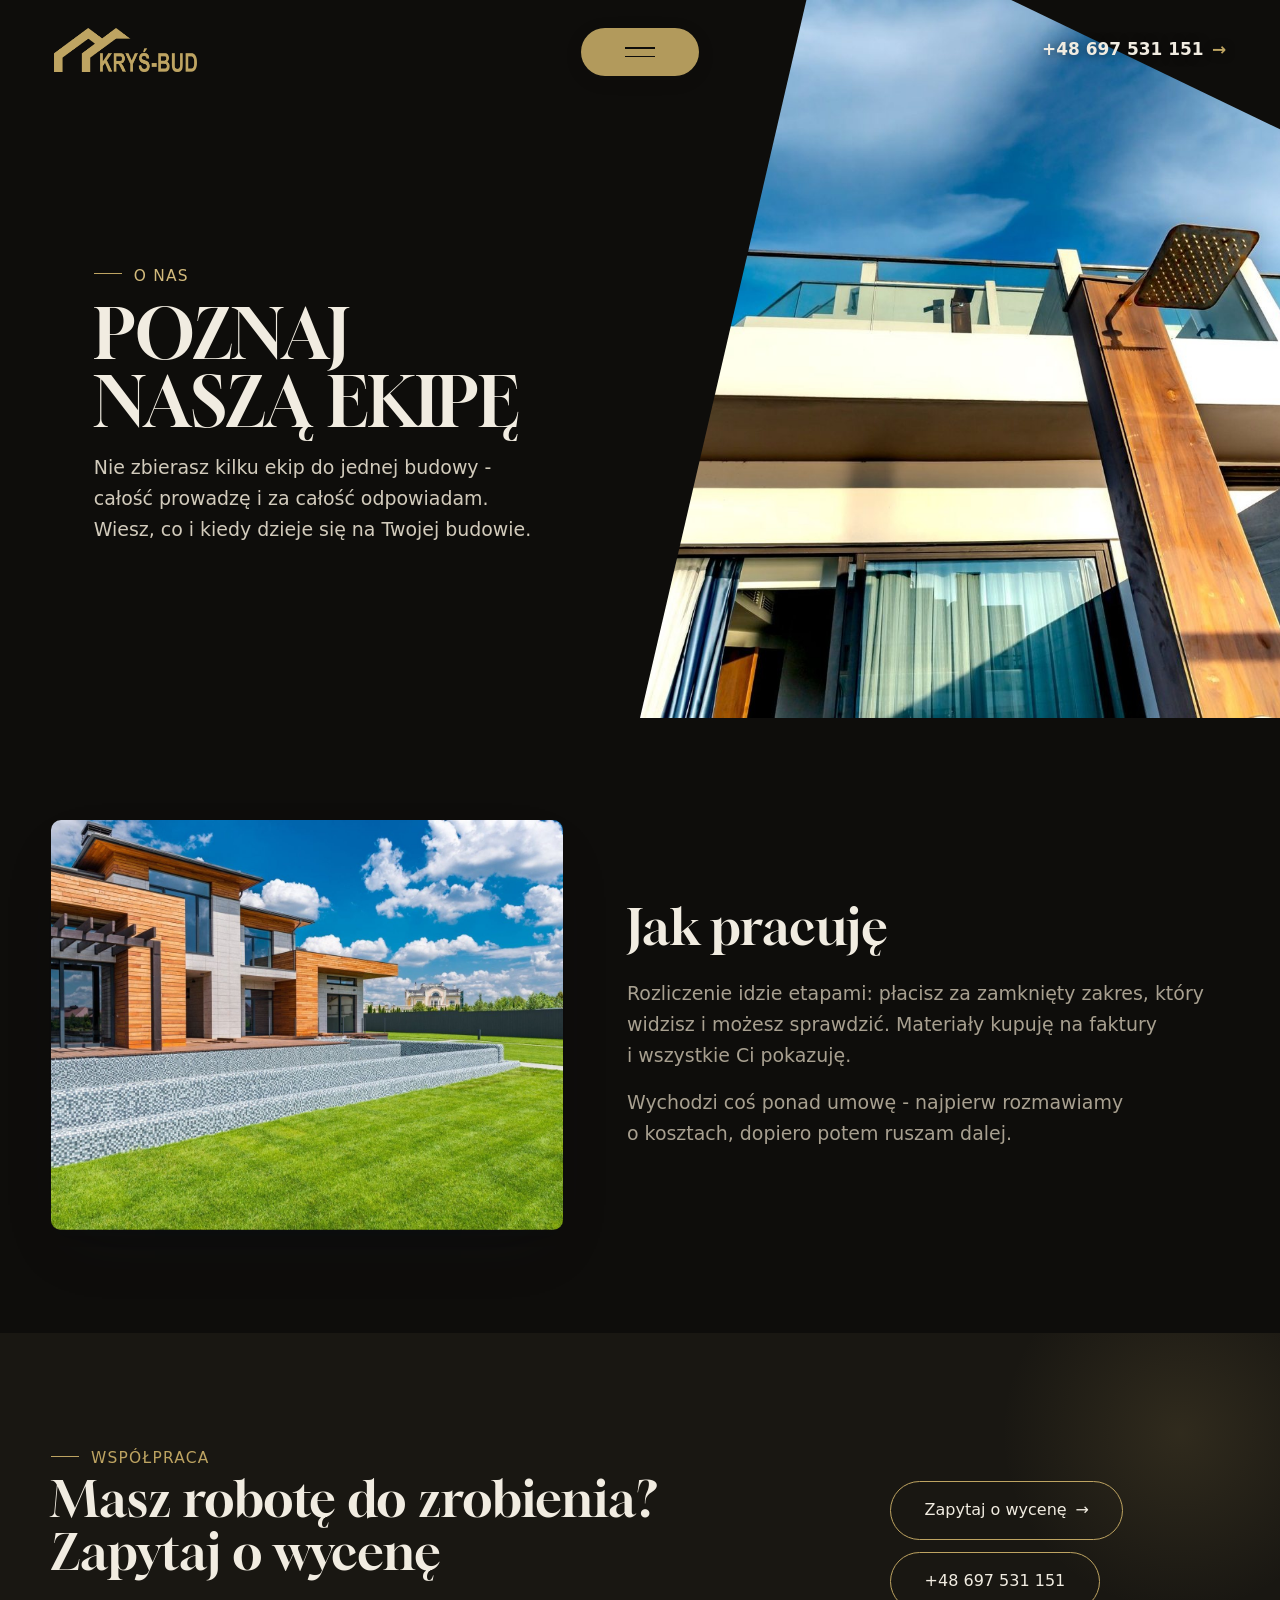
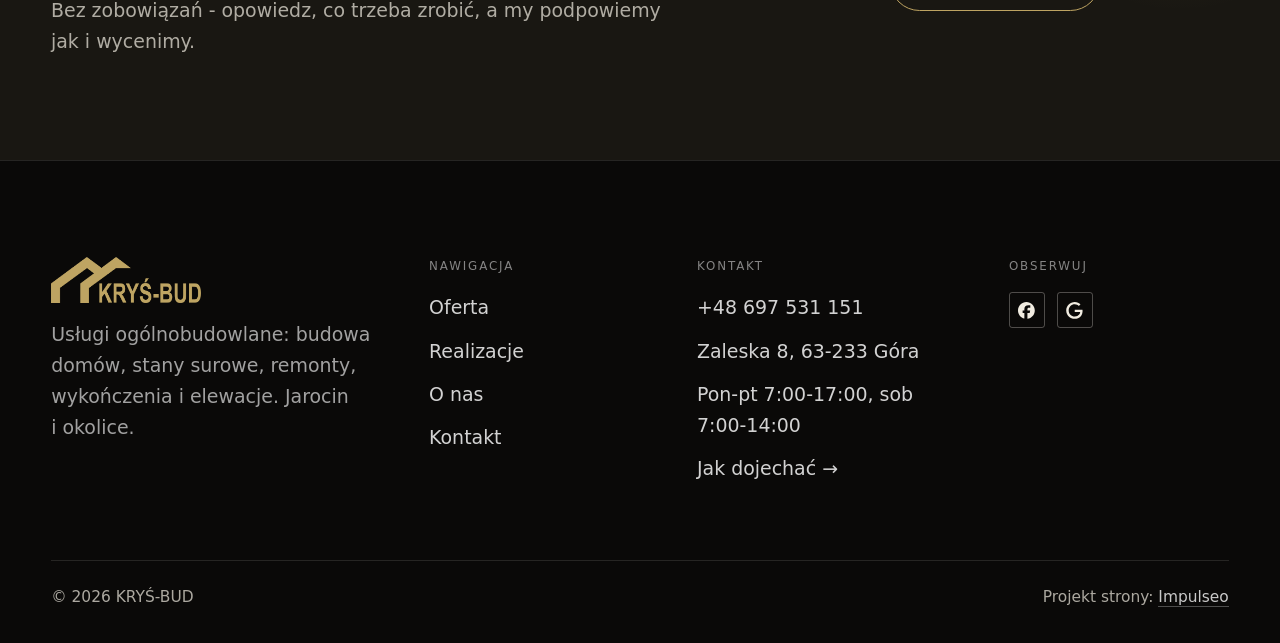
<file: o-nas.html>
<!DOCTYPE html>
<html lang="pl">
<head>
<meta charset="UTF-8">
<meta name="viewport" content="width=device-width, initial-scale=1.0">
<title>O nas - KRYŚ-BUD</title>
<meta name="description" content="Firma budowlana w Jarocinie: budowa domów, stany surowe, remonty, wykończenia, elewacje. Kosztorys i termin na piśmie przed robotą. Zadzwoń: +48 697 531 151.">
<link rel="canonical" href="https://kris20032.github.io/krys-bud/o-nas.html">
<meta name="robots" content="noindex, nofollow">
<meta property="og:type" content="website">
<meta property="og:locale" content="pl_PL">
<meta property="og:site_name" content="KRYŚ-BUD">
<meta property="og:title" content="O nas - KRYŚ-BUD">
<meta property="og:description" content="Firma budowlana w Jarocinie: budowa domów, stany surowe, remonty, wykończenia, elewacje. Kosztorys i termin na piśmie przed robotą. Zadzwoń: +48 697 531 151.">
<meta property="og:url" content="https://kris20032.github.io/krys-bud/o-nas.html">
<meta property="og:image" content="https://kris20032.github.io/krys-bud/img/og.jpg">
<meta property="og:image:width" content="1200">
<meta property="og:image:height" content="630">
<meta name="twitter:card" content="summary_large_image">
<link rel="preconnect" href="https://fonts.googleapis.com">
<link rel="preconnect" href="https://fonts.gstatic.com" crossorigin>
<link href="https://fonts.googleapis.com/css2?family=Gloock&display=swap" rel="stylesheet">
<link href="https://api.fontshare.com/v2/css?f[]=satoshi@400,500,700&display=swap" rel="stylesheet">
<link rel="stylesheet" href="assets/styles.css?v=20261022">
<link rel="stylesheet" href="assets/klind.css?v=20261022b">
</head>
<body>

<header class="kh">
  <div class="kh-in">
    <a class="kh-logo" href="index.html"><img class="brand-logo" src="img/logo.png" alt="KRYŚ-BUD" width="1100" height="337" decoding="async"></a>
    <span class="kh-spacer" aria-hidden="true"></span>
    <a class="kh-tel" href="tel:+48697531151">+48 697 531 151 <span class="arr">→</span></a>
  </div>
  <button class="kh-burger" aria-label="Menu" aria-expanded="false" aria-controls="kmenu"><span></span><span></span></button>
</header>
<div class="kmenu" id="kmenu" aria-hidden="true">
  <nav class="kmenu-links" aria-label="Menu główne">
      <a href="index.html">Start</a>
      <a href="oferta.html">Oferta</a>
      <a href="realizacje.html">Realizacje</a>
      <a href="o-nas.html" aria-current="page">O nas</a>
      <a href="kontakt.html">Kontakt</a>
  </nav>
  <div class="kmenu-side">
    <div><span class="lbl">Telefon</span><a href="tel:+48697531151">+48 697 531 151</a></div>
    <div><span class="lbl">Adres</span>Zaleska 8, 63-233 Góra</div>
    <div><span class="lbl">Godziny</span>Pon-pt 7:00-17:00, sob 7:00-14:00</div>
    <div><span class="lbl">Obserwuj</span><a href="https://www.facebook.com/profile.php?id=100090297477698" target="_blank" rel="noopener">Facebook</a> · <a href="https://maps.google.com/?cid=10116416833720711187" target="_blank" rel="noopener">Google</a></div>
  </div>
</div>

<main>
<section class="pagehead">
  <img src="img/g9.jpg" alt="KRYŚ-BUD - Poznaj naszą ekipę" width="1600" height="1066" decoding="async">
  <div class="wrap">
    <span class="eyebrow">O nas</span>
    <h1>Poznaj naszą ekipę</h1>
    <p>Nie zbierasz kilku ekip do jednej budowy - całość prowadzę i za całość odpowiadam. Wiesz, co i kiedy dzieje się na Twojej budowie.</p>
  </div>
</section>
<section>
  <div class="wrap split">
    <div class="split-art reveal"><img src="img/g10.jpg" alt="KRYŚ-BUD" loading="lazy" width="1600" height="1068" decoding="async"></div>
    <div class="split-copy reveal">
      <h2>Jak pracuję</h2>
      <p class="muted">Rozliczenie idzie etapami: płacisz za zamknięty zakres, który widzisz i możesz sprawdzić. Materiały kupuję na faktury i wszystkie Ci pokazuję.</p>
      <p class="muted">Wychodzi coś ponad umowę - najpierw rozmawiamy o kosztach, dopiero potem ruszam dalej.</p>
    </div>
  </div>
</section>


<section class="cta">
  <div class="wrap">
    <div class="reveal">
      <span class="eyebrow">Współpraca</span>
      <h2>Masz robotę do zrobienia? Zapytaj o wycenę</h2>
      <p>Bez zobowiązań - opowiedz, co trzeba zrobić, a my podpowiemy jak i wycenimy.</p>
    </div>
    <div class="cta-actions reveal">
      <a href="kontakt.html" class="btn btn-light">Zapytaj o wycenę <span class="arr">→</span></a>
      <a href="tel:+48697531151" class="btn btn-ghost btn-ghost-cta">+48 697 531 151</a>
    </div>
  </div>
</section>
</main>

<footer>
  <div class="wrap">
    <div class="foot-grid">
      <div class="foot-brand">
        <img class="foot-logo" src="img/logo.png" alt="KRYŚ-BUD" width="1100" height="337" loading="lazy" decoding="async">
        <p>Usługi ogólnobudowlane: budowa domów, stany surowe, remonty, wykończenia i elewacje. Jarocin i okolice.</p>
      </div>
      <div class="foot-col">
        <h4>Nawigacja</h4>
        <a href="oferta.html">Oferta</a>
        <a href="realizacje.html">Realizacje</a>
        <a href="o-nas.html">O nas</a>
        <a href="kontakt.html">Kontakt</a>
      </div>
      <div class="foot-col">
        <h4>Kontakt</h4>
        <a href="tel:+48697531151">+48 697 531 151</a>
        <p>Zaleska 8, 63-233 Góra</p>
        <p>Pon-pt 7:00-17:00, sob 7:00-14:00</p>
        <a href="https://maps.google.com/?cid=10116416833720711187" target="_blank" rel="noopener">Jak dojechać →</a>
      </div>
      <div class="foot-col">
        <h4>Obserwuj</h4>
        <div class="foot-soc">
          <a class="soc" href="https://www.facebook.com/profile.php?id=100090297477698" target="_blank" rel="noopener" aria-label="Facebook - KRYŚ-BUD"><svg viewBox="0 0 24 24" aria-hidden="true" focusable="false"><path d="M9.101 23.691v-7.98H6.627v-3.667h2.474v-1.58c0-4.085 1.848-5.978 5.858-5.978.401 0 .955.042 1.468.103a8.68 8.68 0 0 1 1.141.195v3.325a8.623 8.623 0 0 0-.653-.036 26.805 26.805 0 0 0-.733-.009c-.707 0-1.259.096-1.675.309a1.686 1.686 0 0 0-.679.622c-.258.42-.374.995-.374 1.752v1.297h3.919l-.386 2.103-.287 1.564h-3.246v8.245C19.396 23.238 24 18.179 24 12.044c0-6.627-5.373-12-12-12s-12 5.373-12 12c0 5.628 3.874 10.35 9.101 11.647Z" fill="currentColor"/></svg></a>
          <a class="soc" href="https://maps.google.com/?cid=10116416833720711187" target="_blank" rel="noopener" aria-label="Google - KRYŚ-BUD"><svg viewBox="0 0 24 24" aria-hidden="true" focusable="false"><path d="M12.48 10.92v3.28h7.84c-.24 1.84-.853 3.187-1.787 4.133-1.147 1.147-2.933 2.4-6.053 2.4-4.827 0-8.6-3.893-8.6-8.72s3.773-8.72 8.6-8.72c2.6 0 4.507 1.027 5.907 2.347l2.307-2.307C18.747 1.44 16.133 0 12.48 0 5.867 0 .307 5.387.307 12s5.56 12 12.173 12c3.573 0 6.267-1.173 8.373-3.36 2.16-2.16 2.84-5.213 2.84-7.667 0-.76-.053-1.467-.173-2.053H12.48z" fill="currentColor"/></svg></a>
        </div>
      </div>
    </div>
    <div class="foot-bot">
      <span>© 2026 KRYŚ-BUD</span>
      <span>Projekt strony: <a class="foot-credit" href="https://impulseo.pl" target="_blank" rel="noopener">Impulseo</a></span>
    </div>
  </div>
</footer>
<div class="sticky-call"><a class="sc-call" href="tel:+48697531151"><svg class="ico-tel" width="16" height="16" viewBox="0 0 24 24" fill="none" aria-hidden="true"><path d="M6.6 10.8a15.5 15.5 0 0 0 6.6 6.6l2.2-2.2a1 1 0 0 1 1-.24 11.4 11.4 0 0 0 3.6.58 1 1 0 0 1 1 1V20a1 1 0 0 1-1 1A17 17 0 0 1 3 4a1 1 0 0 1 1-1h3.5a1 1 0 0 1 1 1c0 1.25.2 2.46.58 3.6a1 1 0 0 1-.25 1l-2.23 2.2Z" fill="currentColor"/></svg> Zadzwoń</a><a class="sc-quote" href="kontakt.html">Wyślij projekt do wyceny</a></div>
<div class="demo-wazne" data-do="2026-10-28" data-cykl="3" hidden><svg class="dw-ico" width="13" height="13" viewBox="0 0 24 24" fill="none" aria-hidden="true"><circle cx="12" cy="12" r="8.6" stroke="currentColor" stroke-width="1.8"/><path d="M12 7.2V12l3.3 2" stroke="currentColor" stroke-width="1.8" stroke-linecap="round"/></svg><span class="dw-txt"></span></div>

<script src="assets/main.js?v=20261022"></script>
<script src="assets/klind.js?v=20261022"></script>
</body>
</html>
</file>
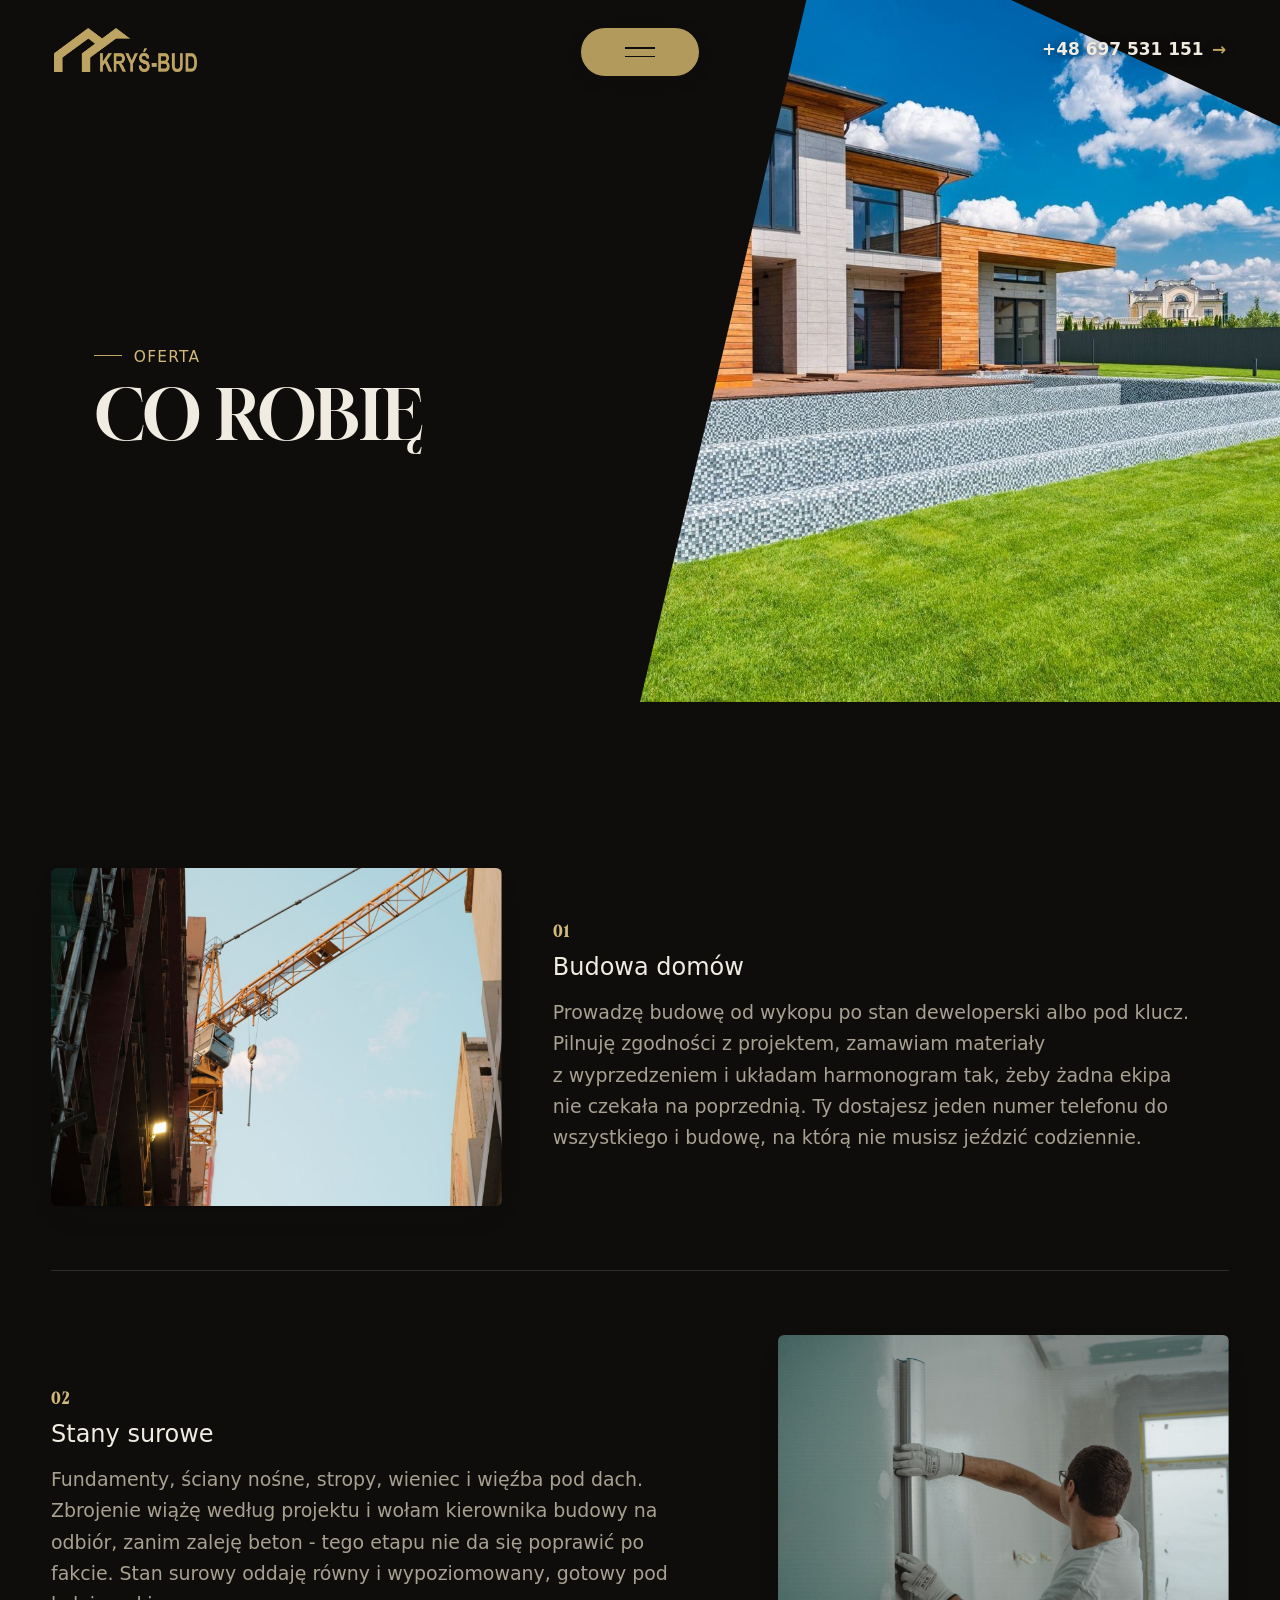
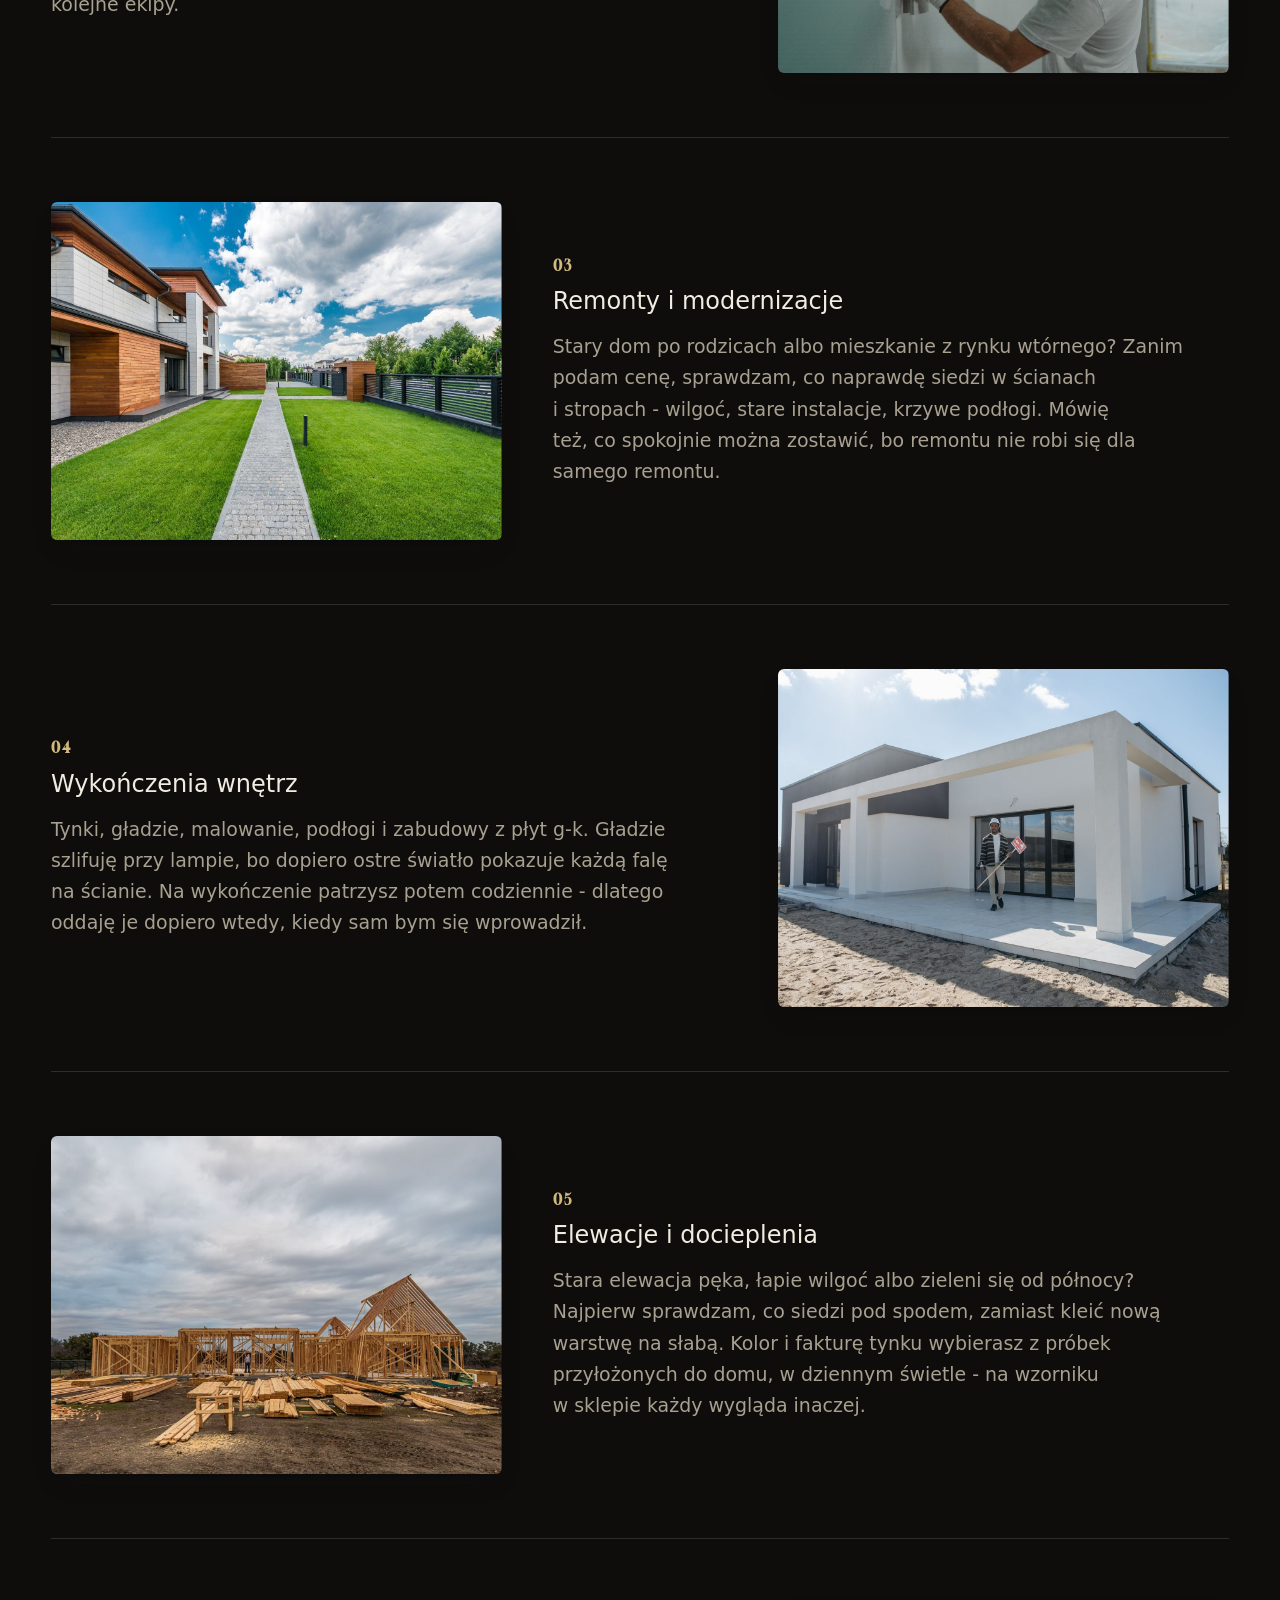
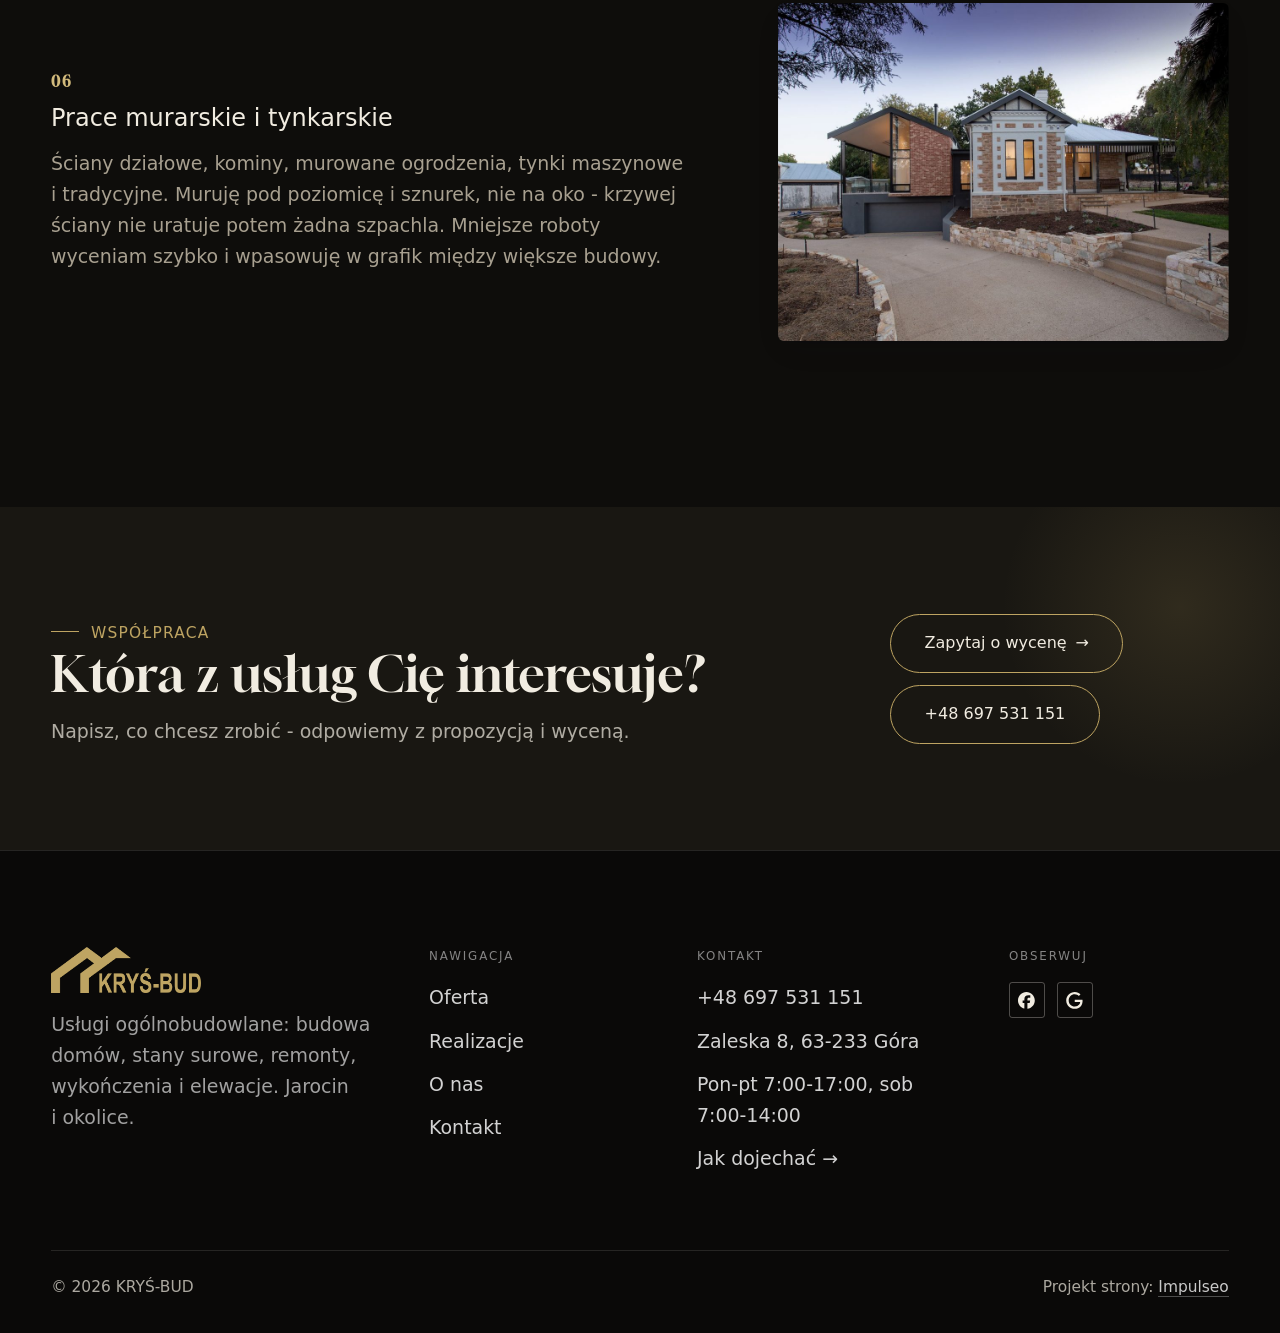
<file: oferta.html>
<!DOCTYPE html>
<html lang="pl">
<head>
<meta charset="UTF-8">
<meta name="viewport" content="width=device-width, initial-scale=1.0">
<title>Oferta - KRYŚ-BUD</title>
<meta name="description" content="Firma budowlana w Jarocinie: budowa domów, stany surowe, remonty, wykończenia, elewacje. Kosztorys i termin na piśmie przed robotą. Zadzwoń: +48 697 531 151.">
<link rel="canonical" href="https://kris20032.github.io/krys-bud/oferta.html">
<meta name="robots" content="noindex, nofollow">
<meta property="og:type" content="website">
<meta property="og:locale" content="pl_PL">
<meta property="og:site_name" content="KRYŚ-BUD">
<meta property="og:title" content="Oferta - KRYŚ-BUD">
<meta property="og:description" content="Firma budowlana w Jarocinie: budowa domów, stany surowe, remonty, wykończenia, elewacje. Kosztorys i termin na piśmie przed robotą. Zadzwoń: +48 697 531 151.">
<meta property="og:url" content="https://kris20032.github.io/krys-bud/oferta.html">
<meta property="og:image" content="https://kris20032.github.io/krys-bud/img/og.jpg">
<meta property="og:image:width" content="1200">
<meta property="og:image:height" content="630">
<meta name="twitter:card" content="summary_large_image">
<link rel="preconnect" href="https://fonts.googleapis.com">
<link rel="preconnect" href="https://fonts.gstatic.com" crossorigin>
<link href="https://fonts.googleapis.com/css2?family=Gloock&display=swap" rel="stylesheet">
<link href="https://api.fontshare.com/v2/css?f[]=satoshi@400,500,700&display=swap" rel="stylesheet">
<link rel="stylesheet" href="assets/styles.css?v=20261022">
<link rel="stylesheet" href="assets/klind.css?v=20261022b">
</head>
<body>

<header class="kh">
  <div class="kh-in">
    <a class="kh-logo" href="index.html"><img class="brand-logo" src="img/logo.png" alt="KRYŚ-BUD" width="1100" height="337" decoding="async"></a>
    <span class="kh-spacer" aria-hidden="true"></span>
    <a class="kh-tel" href="tel:+48697531151">+48 697 531 151 <span class="arr">→</span></a>
  </div>
  <button class="kh-burger" aria-label="Menu" aria-expanded="false" aria-controls="kmenu"><span></span><span></span></button>
</header>
<div class="kmenu" id="kmenu" aria-hidden="true">
  <nav class="kmenu-links" aria-label="Menu główne">
      <a href="index.html">Start</a>
      <a href="oferta.html" aria-current="page">Oferta</a>
      <a href="realizacje.html">Realizacje</a>
      <a href="o-nas.html">O nas</a>
      <a href="kontakt.html">Kontakt</a>
  </nav>
  <div class="kmenu-side">
    <div><span class="lbl">Telefon</span><a href="tel:+48697531151">+48 697 531 151</a></div>
    <div><span class="lbl">Adres</span>Zaleska 8, 63-233 Góra</div>
    <div><span class="lbl">Godziny</span>Pon-pt 7:00-17:00, sob 7:00-14:00</div>
    <div><span class="lbl">Obserwuj</span><a href="https://www.facebook.com/profile.php?id=100090297477698" target="_blank" rel="noopener">Facebook</a> · <a href="https://maps.google.com/?cid=10116416833720711187" target="_blank" rel="noopener">Google</a></div>
  </div>
</div>

<main>
<section class="pagehead">
  <img src="img/g10.jpg" alt="KRYŚ-BUD - Co robię" width="1600" height="1068" decoding="async">
  <div class="wrap">
    <span class="eyebrow">Oferta</span>
    <h1>Co robię</h1>
  </div>
</section>
<section>
  <div class="wrap">
    <div class="svc-row reveal">
      <div class="svc-row-art"><img src="img/g13.jpg" alt="Budowa domów" loading="lazy" width="1600" height="1066" decoding="async"></div>
      <div>
        <span class="num">01</span>
        <h3>Budowa domów</h3>
        <p class="muted">Prowadzę budowę od wykopu po stan deweloperski albo pod klucz. Pilnuję zgodności z projektem, zamawiam materiały z wyprzedzeniem i układam harmonogram tak, żeby żadna ekipa nie czekała na poprzednią. Ty dostajesz jeden numer telefonu do wszystkiego i budowę, na którą nie musisz jeździć codziennie.</p>
      </div>
    </div>
    <div class="svc-row rev reveal">
      <div class="svc-row-art"><img src="img/g14.jpg" alt="Stany surowe" loading="lazy" width="1600" height="1066" decoding="async"></div>
      <div>
        <span class="num">02</span>
        <h3>Stany surowe</h3>
        <p class="muted">Fundamenty, ściany nośne, stropy, wieniec i więźba pod dach. Zbrojenie wiążę według projektu i wołam kierownika budowy na odbiór, zanim zaleję beton - tego etapu nie da się poprawić po fakcie. Stan surowy oddaję równy i wypoziomowany, gotowy pod kolejne ekipy.</p>
      </div>
    </div>
    <div class="svc-row reveal">
      <div class="svc-row-art"><img src="img/about.jpg" alt="Remonty i modernizacje" loading="lazy" width="1600" height="1068" decoding="async"></div>
      <div>
        <span class="num">03</span>
        <h3>Remonty i modernizacje</h3>
        <p class="muted">Stary dom po rodzicach albo mieszkanie z rynku wtórnego? Zanim podam cenę, sprawdzam, co naprawdę siedzi w ścianach i stropach - wilgoć, stare instalacje, krzywe podłogi. Mówię też, co spokojnie można zostawić, bo remontu nie robi się dla samego remontu.</p>
      </div>
    </div>
    <div class="svc-row rev reveal">
      <div class="svc-row-art"><img src="img/g5.jpg" alt="Wykończenia wnętrz" loading="lazy" width="1600" height="1068" decoding="async"></div>
      <div>
        <span class="num">04</span>
        <h3>Wykończenia wnętrz</h3>
        <p class="muted">Tynki, gładzie, malowanie, podłogi i zabudowy z płyt g-k. Gładzie szlifuję przy lampie, bo dopiero ostre światło pokazuje każdą falę na ścianie. Na wykończenie patrzysz potem codziennie - dlatego oddaję je dopiero wtedy, kiedy sam bym się wprowadził.</p>
      </div>
    </div>
    <div class="svc-row reveal">
      <div class="svc-row-art"><img src="img/g6.jpg" alt="Elewacje i docieplenia" loading="lazy" width="1600" height="1066" decoding="async"></div>
      <div>
        <span class="num">05</span>
        <h3>Elewacje i docieplenia</h3>
        <p class="muted">Stara elewacja pęka, łapie wilgoć albo zieleni się od północy? Najpierw sprawdzam, co siedzi pod spodem, zamiast kleić nową warstwę na słabą. Kolor i fakturę tynku wybierasz z próbek przyłożonych do domu, w dziennym świetle - na wzorniku w sklepie każdy wygląda inaczej.</p>
      </div>
    </div>
    <div class="svc-row rev reveal">
      <div class="svc-row-art"><img src="img/g7.jpg" alt="Prace murarskie i tynkarskie" loading="lazy" width="1200" height="800" decoding="async"></div>
      <div>
        <span class="num">06</span>
        <h3>Prace murarskie i tynkarskie</h3>
        <p class="muted">Ściany działowe, kominy, murowane ogrodzenia, tynki maszynowe i tradycyjne. Muruję pod poziomicę i sznurek, nie na oko - krzywej ściany nie uratuje potem żadna szpachla. Mniejsze roboty wyceniam szybko i wpasowuję w grafik między większe budowy.</p>
      </div>
    </div>
  </div>
</section>

<section class="cta">
  <div class="wrap">
    <div class="reveal">
      <span class="eyebrow">Współpraca</span>
      <h2>Która z usług Cię interesuje?</h2>
      <p>Napisz, co chcesz zrobić - odpowiemy z propozycją i wyceną.</p>
    </div>
    <div class="cta-actions reveal">
      <a href="kontakt.html" class="btn btn-light">Zapytaj o wycenę <span class="arr">→</span></a>
      <a href="tel:+48697531151" class="btn btn-ghost btn-ghost-cta">+48 697 531 151</a>
    </div>
  </div>
</section>
</main>

<footer>
  <div class="wrap">
    <div class="foot-grid">
      <div class="foot-brand">
        <img class="foot-logo" src="img/logo.png" alt="KRYŚ-BUD" width="1100" height="337" loading="lazy" decoding="async">
        <p>Usługi ogólnobudowlane: budowa domów, stany surowe, remonty, wykończenia i elewacje. Jarocin i okolice.</p>
      </div>
      <div class="foot-col">
        <h4>Nawigacja</h4>
        <a href="oferta.html">Oferta</a>
        <a href="realizacje.html">Realizacje</a>
        <a href="o-nas.html">O nas</a>
        <a href="kontakt.html">Kontakt</a>
      </div>
      <div class="foot-col">
        <h4>Kontakt</h4>
        <a href="tel:+48697531151">+48 697 531 151</a>
        <p>Zaleska 8, 63-233 Góra</p>
        <p>Pon-pt 7:00-17:00, sob 7:00-14:00</p>
        <a href="https://maps.google.com/?cid=10116416833720711187" target="_blank" rel="noopener">Jak dojechać →</a>
      </div>
      <div class="foot-col">
        <h4>Obserwuj</h4>
        <div class="foot-soc">
          <a class="soc" href="https://www.facebook.com/profile.php?id=100090297477698" target="_blank" rel="noopener" aria-label="Facebook - KRYŚ-BUD"><svg viewBox="0 0 24 24" aria-hidden="true" focusable="false"><path d="M9.101 23.691v-7.98H6.627v-3.667h2.474v-1.58c0-4.085 1.848-5.978 5.858-5.978.401 0 .955.042 1.468.103a8.68 8.68 0 0 1 1.141.195v3.325a8.623 8.623 0 0 0-.653-.036 26.805 26.805 0 0 0-.733-.009c-.707 0-1.259.096-1.675.309a1.686 1.686 0 0 0-.679.622c-.258.42-.374.995-.374 1.752v1.297h3.919l-.386 2.103-.287 1.564h-3.246v8.245C19.396 23.238 24 18.179 24 12.044c0-6.627-5.373-12-12-12s-12 5.373-12 12c0 5.628 3.874 10.35 9.101 11.647Z" fill="currentColor"/></svg></a>
          <a class="soc" href="https://maps.google.com/?cid=10116416833720711187" target="_blank" rel="noopener" aria-label="Google - KRYŚ-BUD"><svg viewBox="0 0 24 24" aria-hidden="true" focusable="false"><path d="M12.48 10.92v3.28h7.84c-.24 1.84-.853 3.187-1.787 4.133-1.147 1.147-2.933 2.4-6.053 2.4-4.827 0-8.6-3.893-8.6-8.72s3.773-8.72 8.6-8.72c2.6 0 4.507 1.027 5.907 2.347l2.307-2.307C18.747 1.44 16.133 0 12.48 0 5.867 0 .307 5.387.307 12s5.56 12 12.173 12c3.573 0 6.267-1.173 8.373-3.36 2.16-2.16 2.84-5.213 2.84-7.667 0-.76-.053-1.467-.173-2.053H12.48z" fill="currentColor"/></svg></a>
        </div>
      </div>
    </div>
    <div class="foot-bot">
      <span>© 2026 KRYŚ-BUD</span>
      <span>Projekt strony: <a class="foot-credit" href="https://impulseo.pl" target="_blank" rel="noopener">Impulseo</a></span>
    </div>
  </div>
</footer>
<div class="sticky-call"><a class="sc-call" href="tel:+48697531151"><svg class="ico-tel" width="16" height="16" viewBox="0 0 24 24" fill="none" aria-hidden="true"><path d="M6.6 10.8a15.5 15.5 0 0 0 6.6 6.6l2.2-2.2a1 1 0 0 1 1-.24 11.4 11.4 0 0 0 3.6.58 1 1 0 0 1 1 1V20a1 1 0 0 1-1 1A17 17 0 0 1 3 4a1 1 0 0 1 1-1h3.5a1 1 0 0 1 1 1c0 1.25.2 2.46.58 3.6a1 1 0 0 1-.25 1l-2.23 2.2Z" fill="currentColor"/></svg> Zadzwoń</a><a class="sc-quote" href="kontakt.html">Wyślij projekt do wyceny</a></div>
<div class="demo-wazne" data-do="2026-10-28" data-cykl="3" hidden><svg class="dw-ico" width="13" height="13" viewBox="0 0 24 24" fill="none" aria-hidden="true"><circle cx="12" cy="12" r="8.6" stroke="currentColor" stroke-width="1.8"/><path d="M12 7.2V12l3.3 2" stroke="currentColor" stroke-width="1.8" stroke-linecap="round"/></svg><span class="dw-txt"></span></div>

<script src="assets/main.js?v=20261022"></script>
<script src="assets/klind.js?v=20261022"></script>
</body>
</html>
</file>
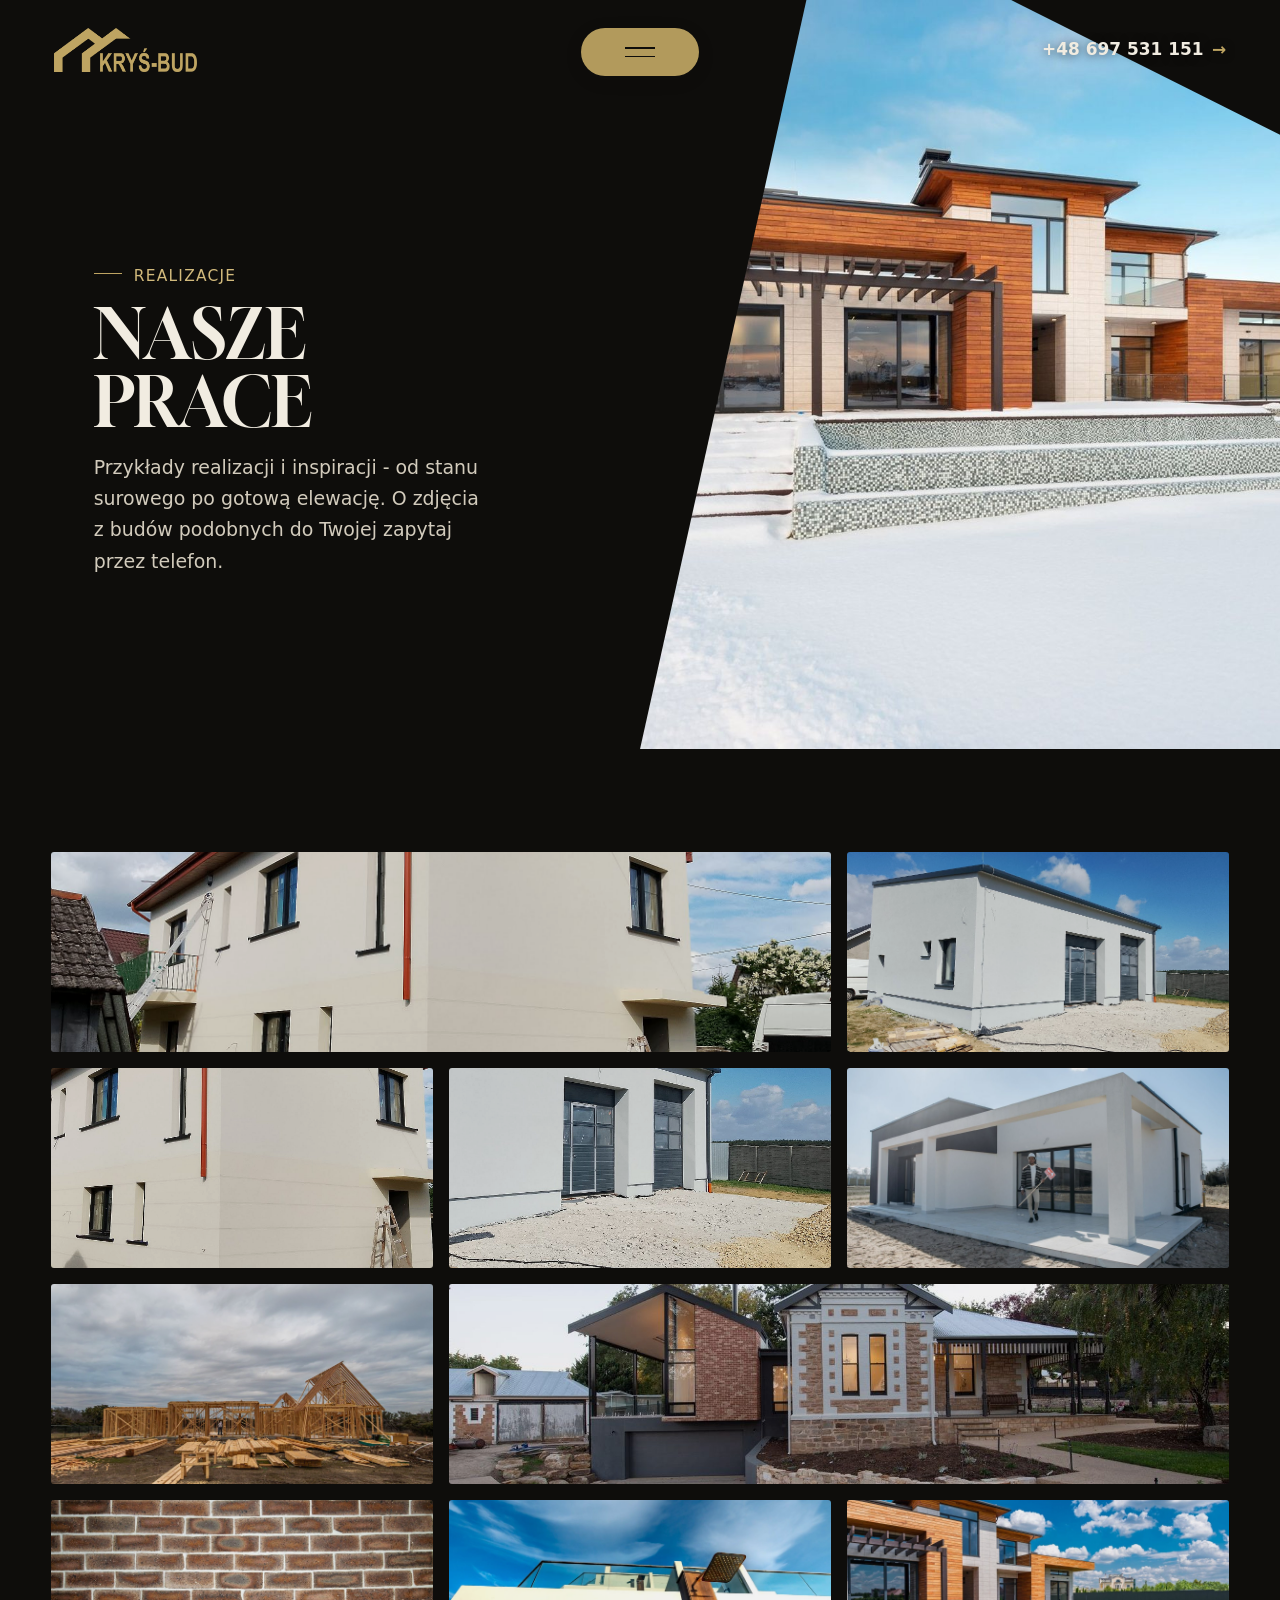
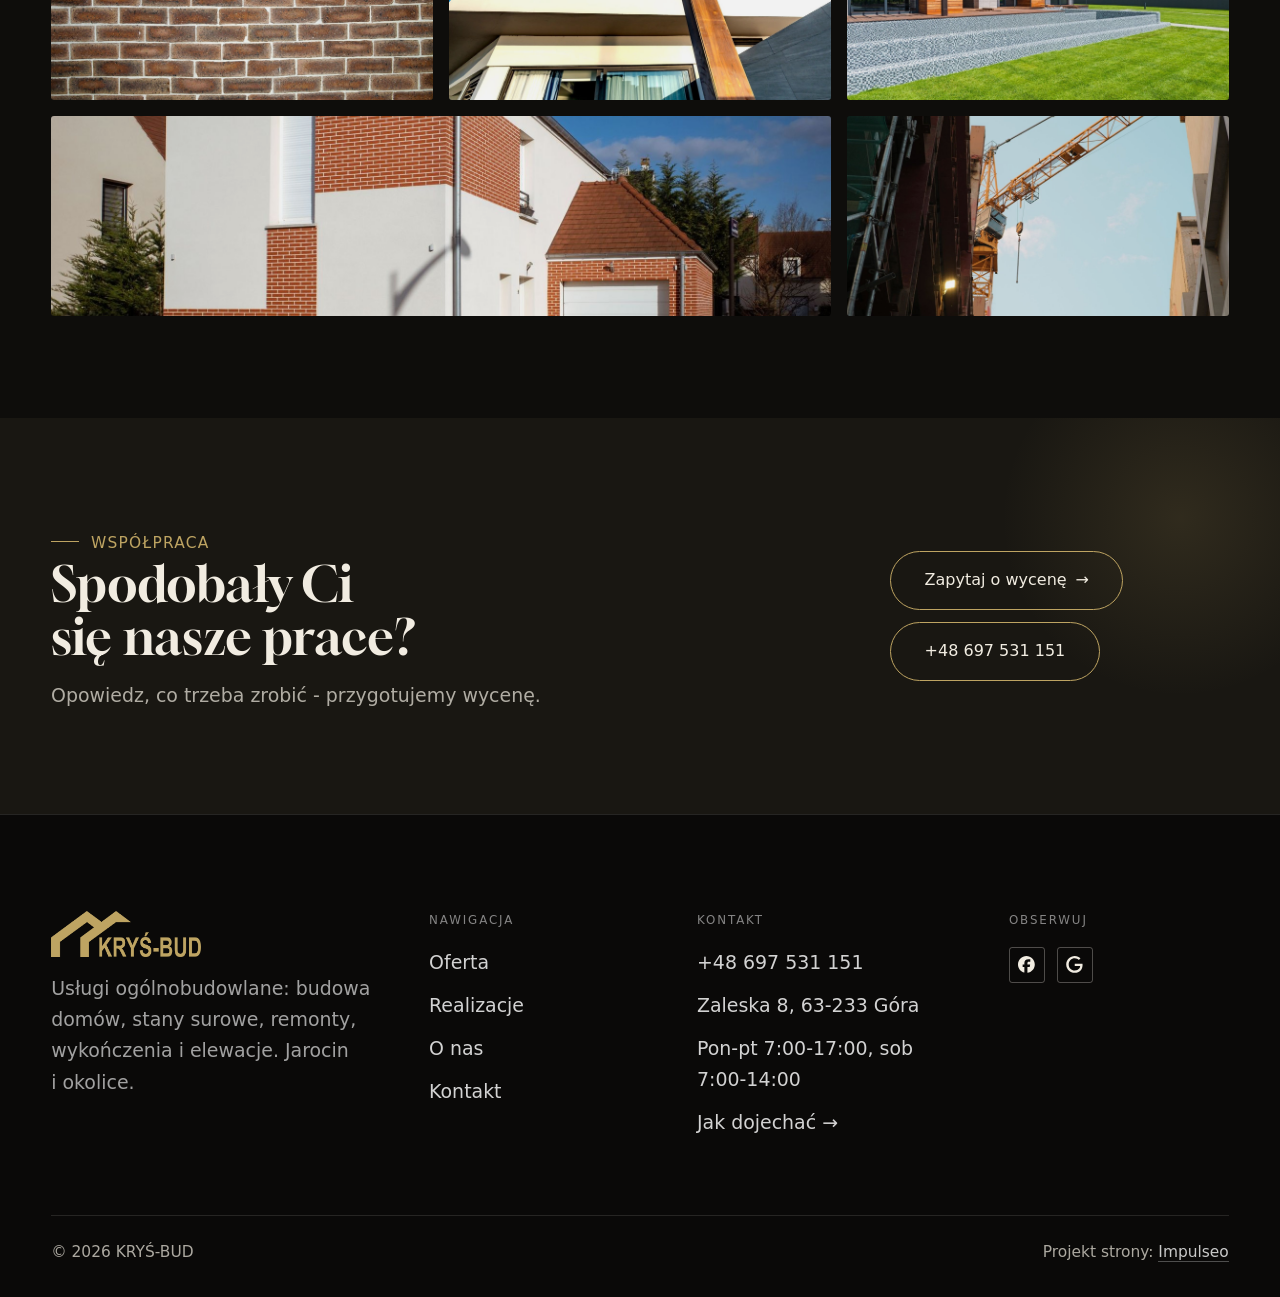
<file: realizacje.html>
<!DOCTYPE html>
<html lang="pl">
<head>
<meta charset="UTF-8">
<meta name="viewport" content="width=device-width, initial-scale=1.0">
<title>Realizacje - KRYŚ-BUD</title>
<meta name="description" content="Realizacje KRYŚ-BUD: Fundamenty i zbrojenie, Stan surowy, Więźba i dach, Wykończenie wnętrza, Elewacja i docieplenie">
<link rel="canonical" href="https://kris20032.github.io/krys-bud/realizacje.html">
<meta name="robots" content="noindex, nofollow">
<meta property="og:type" content="website">
<meta property="og:locale" content="pl_PL">
<meta property="og:site_name" content="KRYŚ-BUD">
<meta property="og:title" content="Realizacje - KRYŚ-BUD">
<meta property="og:description" content="Realizacje KRYŚ-BUD: Fundamenty i zbrojenie, Stan surowy, Więźba i dach, Wykończenie wnętrza, Elewacja i docieplenie">
<meta property="og:url" content="https://kris20032.github.io/krys-bud/realizacje.html">
<meta property="og:image" content="https://kris20032.github.io/krys-bud/img/og.jpg">
<meta property="og:image:width" content="1200">
<meta property="og:image:height" content="630">
<meta name="twitter:card" content="summary_large_image">
<link rel="preconnect" href="https://fonts.googleapis.com">
<link rel="preconnect" href="https://fonts.gstatic.com" crossorigin>
<link href="https://fonts.googleapis.com/css2?family=Gloock&display=swap" rel="stylesheet">
<link href="https://api.fontshare.com/v2/css?f[]=satoshi@400,500,700&display=swap" rel="stylesheet">
<link rel="stylesheet" href="assets/styles.css?v=20261022">
<link rel="stylesheet" href="assets/klind.css?v=20261022b">
</head>
<body>

<header class="kh">
  <div class="kh-in">
    <a class="kh-logo" href="index.html"><img class="brand-logo" src="img/logo.png" alt="KRYŚ-BUD" width="1100" height="337" decoding="async"></a>
    <span class="kh-spacer" aria-hidden="true"></span>
    <a class="kh-tel" href="tel:+48697531151">+48 697 531 151 <span class="arr">→</span></a>
  </div>
  <button class="kh-burger" aria-label="Menu" aria-expanded="false" aria-controls="kmenu"><span></span><span></span></button>
</header>
<div class="kmenu" id="kmenu" aria-hidden="true">
  <nav class="kmenu-links" aria-label="Menu główne">
      <a href="index.html">Start</a>
      <a href="oferta.html">Oferta</a>
      <a href="realizacje.html" aria-current="page">Realizacje</a>
      <a href="o-nas.html">O nas</a>
      <a href="kontakt.html">Kontakt</a>
  </nav>
  <div class="kmenu-side">
    <div><span class="lbl">Telefon</span><a href="tel:+48697531151">+48 697 531 151</a></div>
    <div><span class="lbl">Adres</span>Zaleska 8, 63-233 Góra</div>
    <div><span class="lbl">Godziny</span>Pon-pt 7:00-17:00, sob 7:00-14:00</div>
    <div><span class="lbl">Obserwuj</span><a href="https://www.facebook.com/profile.php?id=100090297477698" target="_blank" rel="noopener">Facebook</a> · <a href="https://maps.google.com/?cid=10116416833720711187" target="_blank" rel="noopener">Google</a></div>
  </div>
</div>

<main>
<section class="pagehead">
  <img src="img/g12.jpg" alt="KRYŚ-BUD - Nasze prace" width="1600" height="1065" decoding="async">
  <div class="wrap">
    <span class="eyebrow">Realizacje</span>
    <h1>Nasze prace</h1>
    <p>Przykłady realizacji i inspiracji - od stanu surowego po gotową elewację. O zdjęcia z budów podobnych do Twojej zapytaj przez telefon.</p>
  </div>
</section>
<section>
  <div class="wrap">
    <div class="gallery">
      <div class="tile t-two3 reveal"><img src="img/g1.jpg" alt="KRYŚ-BUD" loading="lazy" width="1600" height="1200" decoding="async"></div>
      <div class="tile t-third reveal"><img src="img/g2.jpg" alt="KRYŚ-BUD" loading="lazy" width="1600" height="1200" decoding="async"></div>
      <div class="tile t-third reveal"><img src="img/g3.jpg" alt="KRYŚ-BUD" loading="lazy" width="1400" height="1050" decoding="async"></div>
      <div class="tile t-third reveal"><img src="img/g4.jpg" alt="KRYŚ-BUD" loading="lazy" width="1400" height="1050" decoding="async"></div>
      <div class="tile t-third reveal"><img src="img/g5.jpg" alt="KRYŚ-BUD" loading="lazy" width="1600" height="1068" decoding="async"></div>
      <div class="tile t-third reveal"><img src="img/g6.jpg" alt="KRYŚ-BUD" loading="lazy" width="1600" height="1066" decoding="async"></div>
      <div class="tile t-two3 reveal"><img src="img/g7.jpg" alt="KRYŚ-BUD" loading="lazy" width="1200" height="800" decoding="async"></div>
      <div class="tile t-third reveal"><img src="img/g8.jpg" alt="KRYŚ-BUD" loading="lazy" width="1600" height="1066" decoding="async"></div>
      <div class="tile t-third reveal"><img src="img/g9.jpg" alt="KRYŚ-BUD" loading="lazy" width="1600" height="1066" decoding="async"></div>
      <div class="tile t-third reveal"><img src="img/g10.jpg" alt="KRYŚ-BUD" loading="lazy" width="1600" height="1068" decoding="async"></div>
      <div class="tile t-two3 reveal"><img src="img/g11.jpg" alt="KRYŚ-BUD" loading="lazy" width="1600" height="1066" decoding="async"></div>
      <div class="tile t-third reveal"><img src="img/g13.jpg" alt="KRYŚ-BUD" loading="lazy" width="1600" height="1066" decoding="async"></div>
    </div>
  </div>
</section>
<section class="cta">
  <div class="wrap">
    <div class="reveal">
      <span class="eyebrow">Współpraca</span>
      <h2>Spodobały Ci się nasze prace?</h2>
      <p>Opowiedz, co trzeba zrobić - przygotujemy wycenę.</p>
    </div>
    <div class="cta-actions reveal">
      <a href="kontakt.html" class="btn btn-light">Zapytaj o wycenę <span class="arr">→</span></a>
      <a href="tel:+48697531151" class="btn btn-ghost btn-ghost-cta">+48 697 531 151</a>
    </div>
  </div>
</section>
</main>

<footer>
  <div class="wrap">
    <div class="foot-grid">
      <div class="foot-brand">
        <img class="foot-logo" src="img/logo.png" alt="KRYŚ-BUD" width="1100" height="337" loading="lazy" decoding="async">
        <p>Usługi ogólnobudowlane: budowa domów, stany surowe, remonty, wykończenia i elewacje. Jarocin i okolice.</p>
      </div>
      <div class="foot-col">
        <h4>Nawigacja</h4>
        <a href="oferta.html">Oferta</a>
        <a href="realizacje.html">Realizacje</a>
        <a href="o-nas.html">O nas</a>
        <a href="kontakt.html">Kontakt</a>
      </div>
      <div class="foot-col">
        <h4>Kontakt</h4>
        <a href="tel:+48697531151">+48 697 531 151</a>
        <p>Zaleska 8, 63-233 Góra</p>
        <p>Pon-pt 7:00-17:00, sob 7:00-14:00</p>
        <a href="https://maps.google.com/?cid=10116416833720711187" target="_blank" rel="noopener">Jak dojechać →</a>
      </div>
      <div class="foot-col">
        <h4>Obserwuj</h4>
        <div class="foot-soc">
          <a class="soc" href="https://www.facebook.com/profile.php?id=100090297477698" target="_blank" rel="noopener" aria-label="Facebook - KRYŚ-BUD"><svg viewBox="0 0 24 24" aria-hidden="true" focusable="false"><path d="M9.101 23.691v-7.98H6.627v-3.667h2.474v-1.58c0-4.085 1.848-5.978 5.858-5.978.401 0 .955.042 1.468.103a8.68 8.68 0 0 1 1.141.195v3.325a8.623 8.623 0 0 0-.653-.036 26.805 26.805 0 0 0-.733-.009c-.707 0-1.259.096-1.675.309a1.686 1.686 0 0 0-.679.622c-.258.42-.374.995-.374 1.752v1.297h3.919l-.386 2.103-.287 1.564h-3.246v8.245C19.396 23.238 24 18.179 24 12.044c0-6.627-5.373-12-12-12s-12 5.373-12 12c0 5.628 3.874 10.35 9.101 11.647Z" fill="currentColor"/></svg></a>
          <a class="soc" href="https://maps.google.com/?cid=10116416833720711187" target="_blank" rel="noopener" aria-label="Google - KRYŚ-BUD"><svg viewBox="0 0 24 24" aria-hidden="true" focusable="false"><path d="M12.48 10.92v3.28h7.84c-.24 1.84-.853 3.187-1.787 4.133-1.147 1.147-2.933 2.4-6.053 2.4-4.827 0-8.6-3.893-8.6-8.72s3.773-8.72 8.6-8.72c2.6 0 4.507 1.027 5.907 2.347l2.307-2.307C18.747 1.44 16.133 0 12.48 0 5.867 0 .307 5.387.307 12s5.56 12 12.173 12c3.573 0 6.267-1.173 8.373-3.36 2.16-2.16 2.84-5.213 2.84-7.667 0-.76-.053-1.467-.173-2.053H12.48z" fill="currentColor"/></svg></a>
        </div>
      </div>
    </div>
    <div class="foot-bot">
      <span>© 2026 KRYŚ-BUD</span>
      <span>Projekt strony: <a class="foot-credit" href="https://impulseo.pl" target="_blank" rel="noopener">Impulseo</a></span>
    </div>
  </div>
</footer>
<div class="sticky-call"><a class="sc-call" href="tel:+48697531151"><svg class="ico-tel" width="16" height="16" viewBox="0 0 24 24" fill="none" aria-hidden="true"><path d="M6.6 10.8a15.5 15.5 0 0 0 6.6 6.6l2.2-2.2a1 1 0 0 1 1-.24 11.4 11.4 0 0 0 3.6.58 1 1 0 0 1 1 1V20a1 1 0 0 1-1 1A17 17 0 0 1 3 4a1 1 0 0 1 1-1h3.5a1 1 0 0 1 1 1c0 1.25.2 2.46.58 3.6a1 1 0 0 1-.25 1l-2.23 2.2Z" fill="currentColor"/></svg> Zadzwoń</a><a class="sc-quote" href="kontakt.html">Wyślij projekt do wyceny</a></div>
<div class="demo-wazne" data-do="2026-10-28" data-cykl="3" hidden><svg class="dw-ico" width="13" height="13" viewBox="0 0 24 24" fill="none" aria-hidden="true"><circle cx="12" cy="12" r="8.6" stroke="currentColor" stroke-width="1.8"/><path d="M12 7.2V12l3.3 2" stroke="currentColor" stroke-width="1.8" stroke-linecap="round"/></svg><span class="dw-txt"></span></div>

<script src="assets/main.js?v=20261022"></script>
<script src="assets/klind.js?v=20261022"></script>
</body>
</html>
</file>
<file: assets/styles.css>
/* ============================================================
   STOLBASZ — premium, architektoniczny B2B fit-out
   Jasna paleta, zero brązu. System wg premium-web-craft.
   Projekt strony: Impulseo (impulseo.pl)
   ============================================================ */

:root{
  /* PALETA — jasna, architektoniczna, chłodna */
  --paper:#F4F6F8;          /* główne tło */
  --paper-2:#E7EBEF;        /* sekcje alternatywne (chłodny jasny szary) */
  --paper-3:#E7EBEF;        /* delikatne wypełnienia */
  --ink:#15212E;            /* tekst główny — chłodny grafit */
  --ink-soft:#243443;       /* nagłówki drugorzędne */
  --muted:#6B7785;          /* tekst poboczny */
  --line:rgba(21,33,46,.12);/* hairline */
  --accent:#E8A317;         /* stonowany petrol-slate — jedyny akcent */
  --accent-d:#C9870C;
  --accent-soft:rgba(232,163,23,.10);
  --dark:#15212E;           /* sekcje ciemne (stopka/CTA) */

  /* HOVER ZDJĘĆ — JEDEN standard dla całego silnika (decyzja K. 04.08.2026, artefakt z wariantami).
     AKTUALNE (K.+Szymon 09.08.2026, wybór z artefaktu 6 wariantów): zoom 1.05 przy 1.4s -
     przy tak długim czasie mocniejszy kadr NIE skacze, tylko „oddycha". Poprzedni standard
     (1.02 / .55s z 04.08) odbierany jako dynamiczny i szybki.
     Spoczynek lekko przygaszony, ale TYLKO tam, gdzie jest mysz (@media hover:hover) —
     na telefonie zdjęcia zostają w pełnej jasności. */
  --img-zoom:1.05;                   /* K.+Szymon 09.08: wariant F z artefaktu porównawczego */
  --img-rest:brightness(.95) saturate(.99);
  --img-hot:brightness(1.06) saturate(1.05);
  --img-dur:1.4s;                    /* K.+Szymon 09.08 (wariant F): powoli = elegancko */
  --img-ease:cubic-bezier(.16,.84,.44,1);  /* miękki ogon, efekt „oddychania" */

  /* ODSTĘPY — skala 4/8 */
  --space-1:4px; --space-2:8px; --space-3:12px; --space-4:16px; --space-5:24px;
  --space-6:32px; --space-7:48px; --space-8:64px; --space-9:96px; --space-10:128px;

  /* TYPOGRAFIA — fluid clamp() (skala podbita 16.07.2026: większe, czytelniejsze litery — uwaga Adama) */
  --text-sm:clamp(.9rem,.87rem + .12vw,1rem);
  --text-base:clamp(1.08rem,1.04rem + .18vw,1.2rem);
  --text-lg:clamp(1.24rem,1.15rem + .34vw,1.44rem);
  --text-h3:clamp(1.34rem,1.22rem + .55vw,1.66rem);
  --text-h2:clamp(2.1rem,1.66rem + 2.1vw,3.1rem);
  --text-h1:clamp(2.9rem,2.1rem + 4vw,5.1rem);

  /* PROMIENIE — architektoniczne, raczej ostre */
  --r-sm:3px; --r-md:6px; --r-lg:10px;

  /* RUCH */
  --ease:cubic-bezier(.25,.46,.45,.94); --dur:.24s;

  /* CIENIE — miękkie, warstwowe */
  --sh-sm:0 1px 2px rgba(16,24,32,.04), 0 2px 8px rgba(16,24,32,.05);
  --sh-md:0 2px 6px rgba(16,24,32,.05), 0 12px 28px -8px rgba(16,24,32,.12);
  --sh-lg:0 6px 14px rgba(16,24,32,.07), 0 26px 56px -18px rgba(16,24,32,.22);

  --hairline:1px solid var(--line);

  --font-display:'Space Grotesk','Inter',sans-serif;
  --font-body:'DM Sans','Inter',sans-serif;
}

*{box-sizing:border-box;margin:0;padding:0}
html{scroll-behavior:smooth}
body{
  font-family:var(--font-body);
  font-size:var(--text-base);
  line-height:1.65;
  color:var(--ink);
  background:var(--paper);
  -webkit-font-smoothing:antialiased;
  text-rendering:optimizeLegibility;
}
img{max-width:100%;height:auto;display:block}  /* height:auto = width/height z atrybutów trzyma proporcje (TOP#12) */
a{color:inherit;text-decoration:none}

.wrap{width:min(92%,1180px);margin-inline:auto}
section{padding-block:clamp(52px,6.5vw,96px)}

h1,h2,h3{font-family:var(--font-display);font-weight:700;line-height:1.08;letter-spacing:-.02em;color:var(--ink)}
h1{font-size:var(--text-h1);letter-spacing:-.035em}
h2{font-size:var(--text-h2);letter-spacing:-.025em}
h3{font-size:var(--text-h3)}
/* MIARA — długość wiersza. WCAG 2.2 SC 1.4.8: max 80 znaków; Butterick: 45–90.
   68ch daje realnie 72–78 znaków polskiego tekstu, czyli z zapasem pod granicą.
   Wcześniej limit miał TYLKO <p> — <li>, <blockquote> i <dd> nie miały żadnego,
   i to jedyny powód, dla którego 23 bloki na dwóch oddanych stronach jadą po
   83–106 znaków w wierszu (pomiar 07.08.2026, bramka `miara`).
   ⚠️ Listy i definicje ograniczamy TYLKO bez klasy: `ul`/`ol` z klasą to u nas
   układ (siatki kafli, menu), a nie tekst ciągły — tam miarę wyznacza układ. */
/* 60ch, nie 68ch (K. 10.08): po zmianie fontów na węższe kroje (DM Sans i spółka)
   w 68ch mieściło się ~90 znaków - bramka pikselowa słusznie zgłaszała przekroczenie
   granicy 80. Pomiar na żywej przeglądarce: 60ch = 90 znaków, 53ch = ~78 znaków, czyli normę WCAG 1.4.8. */
:root{ --miara:53ch }
p{max-width:min(100%,var(--miara))}
blockquote,
ul:not([class])>li, ol:not([class])>li,
dl:not([class])>dd{max-width:min(100%,var(--miara))}

/* ⚠️ Świadomie BEZ wyjątku `.tile p,.card p,.svc p{max-width:none}`, choć nasuwa się sam:
   te akapity BYŁY już ograniczone (stare `p{max-width:65ch}`), więc „wyjątek" nie odblokowałby
   niczego nowego — tylko ROZLUŹNIŁ stan sprzed zmiany na wszystkich demach naraz.
   `figcaption` żadna z reguł wyżej nie dotyczy, więc też nie potrzebuje zwolnienia. */

/* ŁAMANIE. `balance` wyrównuje długości wierszy w nagłówku, `pretty` pilnuje ostatniego
   wiersza akapitu, żeby nie został w nim jeden wyraz. Obsługiwane od Chrome 117 /
   Safari 17.5; starsze przeglądarki po prostu ignorują tę własność.
   `text-wrap:pretty` nie występowało dotąd ANI RAZ w silniku ani w repo klientów. */
h1,h2,h3,.lead,.lede{text-wrap:balance}
p,li,blockquote,dd{text-wrap:pretty}

.eyebrow{
  font-family:var(--font-body);
  font-size:var(--text-sm);
  font-weight:600;
  letter-spacing:.18em;
  text-transform:uppercase;
  color:var(--accent);
  display:inline-flex;align-items:center;gap:var(--space-3);
}
/* flex:none + margin-top = kreska trzyma się PIERWSZEJ linii. Wcześniej align-items:center
   centrowało ją względem całego bloku i przy zawinięciu (długi kicker typu
   „…WNĘTRZ · LESZNO · OD 2019") druga linia lądowała z brzydkim wcięciem. */
.eyebrow{align-items:flex-start}
.eyebrow>*,.eyebrow{text-wrap:balance}   /* dlugi kicker lamal sie na sierote typu samo „2019" w drugiej linii */
.eyebrow::before{content:"";width:28px;height:1px;background:var(--accent);display:inline-block;flex:none;margin-top:.62em}

.muted{color:var(--muted)}
.lead{font-size:var(--text-lg);line-height:1.55;color:var(--ink-soft);max-width:50ch}

/* ---------- BUTTONS ---------- */
.btn{
  display:inline-flex;align-items:center;gap:var(--space-2);
  font-weight:600;font-size:var(--text-sm);letter-spacing:.02em;
  padding:var(--space-4) var(--space-6);
  border-radius:var(--r-sm);
  transition:transform var(--dur) var(--ease),box-shadow var(--dur) var(--ease),background var(--dur) var(--ease);
  cursor:pointer;border:1px solid transparent;
}
.btn-accent{background:var(--accent);color:#fff;box-shadow:var(--sh-sm)}
.btn-accent:hover{background:var(--accent-d);transform:translateY(-2px);box-shadow:var(--sh-md)}
.btn-accent:active{transform:translateY(0);box-shadow:var(--sh-sm)}
.btn-ghost{background:transparent;color:var(--ink);border-color:var(--line)}
.btn-ghost:hover{border-color:var(--accent);color:var(--accent);transform:translateY(-2px)}
.btn-light{background:#fff;color:var(--ink);box-shadow:var(--sh-sm)}
.btn-light:hover{transform:translateY(-2px);box-shadow:var(--sh-md)}
.btn .arr{transition:transform var(--dur) var(--ease)}
.btn:hover .arr{transform:translateX(4px)}

/* ---------- NAV ---------- */
.nav{
  position:sticky;top:0;z-index:50;
  background:color-mix(in srgb,var(--paper) 88%,transparent);
  backdrop-filter:saturate(140%) blur(10px);
  border-bottom:var(--hairline);
}
.nav-inner{display:flex;align-items:center;justify-content:space-between;gap:var(--space-5);height:72px}
/* ANTY-NACHODZENIE (K. 05.08.2026): długa nazwa firmy + przycisk z pełnym numerem nie mieściły się w pasku
   i flex ściskał linki PONIŻEJ ich treści - "Kontakt" wchodził na ramkę "Zadzwoń +48 ...". Teraz ustępuje
   nazwa marki (skrót wielokropkiem), a menu i przycisk nigdy się nie kurczą ani nie zachodzą na siebie. */
.brand{display:flex;flex-direction:column;line-height:1;min-width:0;flex:0 1 auto}
.brand .name{font-family:var(--font-display);font-weight:800;font-size:1.35rem;letter-spacing:.04em;white-space:nowrap;overflow:hidden;text-overflow:ellipsis}
.brand .sub{font-size:.62rem;letter-spacing:.34em;text-transform:uppercase;color:var(--muted);margin-top:5px;white-space:nowrap;overflow:hidden;text-overflow:ellipsis}
.nav-links{display:flex;align-items:center;gap:var(--space-6);flex:0 0 auto}
.nav-links a{font-size:var(--text-sm);font-weight:500;color:var(--ink-soft);position:relative;padding-block:4px;white-space:nowrap;transition:color var(--dur) var(--ease)}
.nav-links a::after{content:"";position:absolute;left:0;bottom:0;width:0;height:1.5px;background:var(--accent);transition:width var(--dur) var(--ease)}
.nav-links a:hover,.nav-links a.active{color:var(--ink)}
.nav-links a:hover::after,.nav-links a.active::after{width:100%}
.nav-links .btn{padding:var(--space-2) var(--space-5)}
/* przyciski w nav: właściwy kolor (przebij .nav-links a) + bez podkreślenia */
.nav-links a.btn-accent{color:#fff}
.nav-links a.btn-ghost,.nav-links a.btn-light{color:var(--ink)}
/* CTA w pasku: NIE podkreślenie spod linków menu, ale ten sam przelatujący błysk,
   co na wszystkich innych przyciskach (zgłoszenie K. 13.08.2026 - „na hero jest efekt
   światła przechodzącego przez przycisk, na navbarze go nie ma, a mają być identyczne").
   Reguła `.nav-links a::after` jest silniejsza od `.btn::after`, więc trzeba jej
   geometrię wyzerować i wpisać połysk z nazwy - samo `display:none` gasiło efekt. */
.nav-links a.btn::after{
  display:block;content:"";position:absolute;inset:0;z-index:-1;pointer-events:none;
  width:auto;height:auto;border-radius:inherit;   /* kasuje geometrię podkreślenia (width:0;height:1.5px) */
  background:linear-gradient(100deg,transparent 32%,rgba(255,255,255,.20) 50%,transparent 68%);
  translate:-120% 0}
@media (prefers-reduced-motion:no-preference){
  .nav-links a.btn:hover::after{translate:120% 0;transition:translate .75s var(--mt-ease,cubic-bezier(.16,.84,.44,1))}
}
.nav-toggle{display:none;background:none;border:none;cursor:pointer;flex-direction:column;gap:5px;padding:8px}
.nav-toggle span{width:24px;height:2px;background:var(--ink);transition:var(--dur)}
/* Ciasny zakres MIĘDZY menu mobilnym a pełnym pulpitem: zbijamy odstępy i nazwę marki,
   żeby wszystko zmieściło się naturalnie, zanim w ogóle dojdzie do skracania wielokropkiem. */
@media(max-width:1280px) and (min-width:921px){
  .nav-links{gap:var(--space-4)}
  .nav-links .btn{padding:var(--space-2) var(--space-4)}
  .brand .name{font-size:1.15rem}
}

/* ---------- HERO (split) ---------- */
.hero{position:relative;overflow:hidden;border-bottom:var(--hairline)}
.hero-grid{display:grid;grid-template-columns:1.05fr .95fr;gap:clamp(24px,4vw,60px);align-items:center;
  padding-block:clamp(36px,4.5vw,64px)}
.hero-copy .eyebrow{margin-bottom:var(--space-5)}
.hero-copy h1{margin-bottom:var(--space-5)}
.hero-copy .lead{margin-bottom:var(--space-7)}
.hero-actions{display:flex;flex-wrap:wrap;gap:var(--space-4)}
.hero-art{position:relative;aspect-ratio:4/3;border-radius:var(--r-lg);overflow:hidden;box-shadow:var(--sh-lg)}
.hero-art img{width:100%;height:100%;object-fit:cover}
.hero-art::after{content:"";position:absolute;inset:0;background:linear-gradient(180deg,transparent 55%,rgba(18,24,28,.28))}
.hero-badge{position:absolute;left:var(--space-5);bottom:var(--space-5);z-index:2;
  background:rgba(252,252,251,.94);backdrop-filter:blur(4px);
  border-radius:var(--r-md);padding:var(--space-4) var(--space-5);box-shadow:var(--sh-md);max-width:78%}
.hero-badge strong{display:block;font-family:var(--font-display);font-size:1rem;letter-spacing:-.01em}
.hero-badge span{font-size:var(--text-sm);color:var(--muted)}

/* ---------- HERO duży / kinowy (strona główna) ---------- */
.hero-cine{position:relative;min-height:clamp(560px,82vh,840px);min-height:clamp(560px,82svh,840px);display:flex;align-items:center;overflow:hidden;border-bottom:var(--hairline)}
.hero-cine>img{position:absolute;inset:0;width:100%;height:100%;object-fit:cover;z-index:0}
.hero-cine::after{content:"";position:absolute;inset:0;z-index:1;
  background:linear-gradient(95deg,rgba(13,18,23,.86) 0%,rgba(13,18,23,.64) 32%,rgba(13,18,23,.24) 62%,rgba(13,18,23,.04) 100%)}
.hero-cine .wrap{position:relative;z-index:2;padding-block:var(--space-8)}
.hero-cine .hero-copy{max-width:660px}
.hero-cine .eyebrow{color:#fff;margin-bottom:var(--space-5)}
.hero-cine .eyebrow::before{background:#fff}
.hero-cine h1{color:#fff;margin-bottom:var(--space-5);font-size:clamp(2.9rem,2rem + 4.4vw,5.2rem);text-wrap:balance}
.hero-cine .lead{color:rgba(255,255,255,.92);max-width:48ch;margin-bottom:var(--space-7)}
.hero-cine .hero-actions{display:flex;flex-wrap:wrap;gap:var(--space-4)}
/* NISKIE OKNO (laptop z dokiem i paskami przeglądarki ma ~700-780 px wysokości widoku):
   H1 do 5.2rem + długi lead nie mieściły się i przyciski wypadały POD krawędź ekranu -
   klient widział stronę bez ani jednego CTA. Skalujemy w dół, zamiast przycinać treść. */
@media(min-width:821px) and (max-height:820px){
  .hero-cine{min-height:clamp(520px,94svh,780px)}
  .hero-cine .wrap{padding-block:var(--space-6)}
  .hero-cine h1{font-size:clamp(2.2rem,1.5rem + 2.6vw,3.6rem);margin-bottom:var(--space-4)}
  .hero-cine .eyebrow{margin-bottom:var(--space-4)}
  .hero-cine .lead{margin-bottom:var(--space-5);max-width:44ch}
}
@media(max-width:680px){
  .hero-cine{min-height:clamp(520px,76vh,640px);min-height:clamp(520px,76svh,640px);align-items:flex-end}
  .hero-cine::after{background:linear-gradient(0deg,rgba(13,18,23,.9) 6%,rgba(13,18,23,.45) 55%,rgba(13,18,23,.25) 100%)}
  .hero-cine .wrap{padding-bottom:var(--space-9)}
  /* TELEFON (~90% oglądających): lead potrafił zająć 8 linii i zepchnąć CTA poza pierwszy ekran.
     Zwężamy interlinię i skalę - treści nie ucinamy, bo to ona sprzedaje. */
  .hero-cine .lead{font-size:.98rem;line-height:1.5;margin-bottom:var(--space-5)}
  .hero-cine .eyebrow{font-size:.72rem;letter-spacing:.13em;margin-bottom:var(--space-4)}
  .hero-cine .eyebrow::before{width:20px}
  .hero-cine h1{margin-bottom:var(--space-4)}
}

/* full-bleed hero variant (podstrony) */
.pagehead{position:relative;min-height:46vh;min-height:46svh;display:flex;align-items:flex-end;overflow:hidden;border-bottom:var(--hairline)}
.pagehead img{position:absolute;inset:0;width:100%;height:100%;object-fit:cover}
/* 10.08.2026 (decyzja K.): mocniejsze przyciemnienie + cień pod tekstem. Bramka mierzyła na
   nagłówkach podstron 3,38-3,43:1 przy wymaganych 4,5 — jasne zdjęcie (hala, śnieg, niebo)
   podchodziło pod biały tekst. Zdjęcia klientów są różne, więc kontrast musi dawać WARSTWA,
   a nie szczęśliwy dobór kadru. */
.pagehead::after{content:"";position:absolute;inset:0;background:linear-gradient(180deg,rgba(18,24,28,.40),rgba(18,24,28,.76))}
.pagehead .wrap{position:relative;z-index:2;padding-block:var(--space-9);color:#fff}
.pagehead h1{color:#fff;max-width:18ch;text-shadow:0 2px 16px rgba(0,0,0,.55)}
.pagehead .eyebrow{color:#fff}
.pagehead .eyebrow::before{background:#fff}
.pagehead p{color:rgba(255,255,255,.92);margin-top:var(--space-4);max-width:54ch;text-shadow:0 1px 12px rgba(0,0,0,.5)}

/* ---------- STRIP (pasek skrótów / liczby) ---------- */
.strip{background:var(--dark);color:#fff}
/* PASEK HASEŁ — standard 04.08.2026 (decyzja K.): 5 haseł w JEDNYM rzędzie, tekst WYŚRODKOWANY,
   węższe marginesy boczne niż reszta strony (pasek ma iść szerzej), równe wysokości kolumn. */
.strip .wrap{width:min(96%,1440px);display:grid;grid-template-columns:repeat(5,1fr);
  gap:var(--space-5);padding-block:var(--space-7);align-items:stretch}
.strip .item .k{font-family:var(--font-display);font-size:clamp(1.05rem,.82rem + .85vw,1.55rem);
  font-weight:800;letter-spacing:-.02em;color:#fff;line-height:1.18;text-wrap:balance}
.strip .item .v{font-size:var(--text-sm);color:rgba(255,255,255,.66);margin-top:var(--space-2);line-height:1.4}
.strip .item{border-left:2px solid var(--accent);padding-inline:var(--space-4);
  text-align:center;display:flex;flex-direction:column;justify-content:center}
/* liczba kolumn = liczba haseł, żeby ostatnie nie zostawało samo w drugim rzędzie.
   Klasę n-N nadaje multipage.py; domyślnie (bez klasy) pasek jest 5-kolumnowy. */
.strip.n-2 .wrap{grid-template-columns:repeat(2,1fr)}
.strip.n-3 .wrap{grid-template-columns:repeat(3,1fr)}
.strip.n-4 .wrap{grid-template-columns:repeat(4,1fr);gap:var(--space-6)}
.strip.n-4 .item .k{font-size:clamp(1.3rem,1rem + 1.1vw,2rem)}
.strip.n-6 .wrap{grid-template-columns:repeat(6,1fr);gap:var(--space-4)}
.strip.n-6 .item .k{font-size:clamp(.98rem,.8rem + .7vw,1.35rem)}
/* równe łamanie: zamiast "długa linia + jedno słowo" obie linie zbliżonej długości */
.strip .item .k{text-wrap:balance}

/* ---------- SECTION HEAD ---------- */
.head{max-width:48rem;margin-bottom:var(--space-8)}
.head.center{margin-inline:auto;text-align:center}
.head .eyebrow{margin-bottom:var(--space-4)}
.head h2{margin-bottom:var(--space-4)}
.head p{color:var(--muted);font-size:var(--text-lg);line-height:1.55}
.head.center p{margin-inline:auto}

/* ---------- INTRO SPLIT ---------- */
.split{display:grid;grid-template-columns:.92fr 1.08fr;gap:clamp(28px,5vw,80px);align-items:center}
.split.rev{grid-template-columns:1.08fr .92fr}
.split.rev .split-art{order:-1}
.split-art{position:relative;aspect-ratio:5/4;border-radius:var(--r-lg);overflow:hidden;box-shadow:var(--sh-lg)}
.split-art img{width:100%;height:100%;object-fit:cover}
.split-copy h2{margin-bottom:var(--space-5)}
.split-copy p+p{margin-top:var(--space-4)}
.split-copy .btn{margin-top:var(--space-6)}

/* ---------- SERVICES (zakres) ---------- */
.svc-grid{display:grid;grid-template-columns:repeat(auto-fit,minmax(280px,1fr));gap:var(--space-5)}
.svc{background:#fff;border:var(--hairline);border-radius:var(--r-md);padding:var(--space-7) var(--space-6);
  transition:transform var(--dur) var(--ease),box-shadow var(--dur) var(--ease),border-color var(--dur) var(--ease);
  position:relative;overflow:hidden}
.svc::before{content:"";position:absolute;left:0;top:0;width:3px;height:0;background:var(--accent);transition:height var(--dur) var(--ease)}
.svc:hover{transform:translateY(-4px);box-shadow:var(--sh-md);border-color:transparent}
.svc:hover::before{height:100%}
.svc .ic{font-family:var(--font-display);font-size:.8rem;font-weight:700;letter-spacing:.12em;color:var(--accent);margin-bottom:var(--space-4)}
.svc h3{margin-bottom:var(--space-3);font-size:1.22rem}
.svc p{color:var(--muted);font-size:var(--text-base);line-height:1.6}

/* big detailed service rows */
.svc-row{display:grid;grid-template-columns:.8fr 1.2fr;gap:clamp(20px,4vw,60px);align-items:center;padding-block:var(--space-8)}
.svc-row+.svc-row{border-top:var(--hairline)}
.svc-row.rev{grid-template-columns:1.2fr .8fr}
/* Naprzemienny układ wierszy oferty: co drugi wiersz ma zdjęcie po PRAWEJ.
   Było `order:-1` — martwy kod, bo zdjęcie i tak jest pierwszym dzieckiem w HTML,
   więc wszystkie wiersze wyglądały identycznie (zdjęcie zawsze z lewej), a `rev`
   zmieniało tylko szerokość kolumn. Znalezione 29.07.2026 przy różnicowaniu kierunków
   animacji (pomiar pozycji: art.mid 390/502 przy row.mid 756 — zawsze lewa strona). */
.svc-row.rev .svc-row-art{order:2}
.svc-row-art{aspect-ratio:4/3;border-radius:var(--r-md);overflow:hidden;box-shadow:var(--sh-md)}
.svc-row-art img{width:100%;height:100%;object-fit:cover}
.svc-row h3{font-size:1.5rem;margin-bottom:var(--space-4)}
.svc-row .num{font-family:var(--font-display);font-size:.85rem;font-weight:700;letter-spacing:.14em;color:var(--accent);display:block;margin-bottom:var(--space-3)}
.svc-row ul{list-style:none;margin-top:var(--space-4);display:flex;flex-direction:column;gap:var(--space-2)}
.svc-row li{position:relative;padding-left:var(--space-5);color:var(--muted);font-size:var(--text-base)}
.svc-row li::before{content:"";position:absolute;left:0;top:.62em;width:8px;height:1px;background:var(--accent)}

/* ---------- GALLERY (realizacje) ---------- */
.gallery{display:grid;grid-template-columns:repeat(12,1fr);gap:var(--space-4);grid-auto-rows:200px}
/* GALERIA MASONRY — pionowe zdjęcia (portrety beauty/wellness) bez przycinania: kolumny, height auto */
.gallery-masonry{column-count:3;column-gap:var(--space-4)}
@media(max-width:900px){.gallery-masonry{column-count:2}}
@media(max-width:560px){.gallery-masonry{column-count:1}}
.gallery-masonry .m-tile{break-inside:avoid;margin:0 0 var(--space-4);padding:0;position:relative;overflow:hidden;border-radius:var(--r-md);border:1px solid var(--line)}
.gallery-masonry .m-tile img{width:100%;height:auto;display:block}
.gallery-masonry .m-tile .cap{position:absolute;left:0;right:0;bottom:0;padding:var(--space-4);color:#fff;background:linear-gradient(0deg,rgba(0,0,0,.55),transparent);font-size:var(--text-sm)}
.gallery-masonry .m-tile .cap small{display:block;font-weight:400;opacity:.78;letter-spacing:.04em;text-transform:uppercase;font-size:.66rem;margin-top:3px}
.tile{position:relative;overflow:hidden;border-radius:var(--r-md);box-shadow:var(--sh-sm);
  transition:transform var(--dur) var(--ease),box-shadow var(--dur) var(--ease)}
.tile img{width:100%;height:100%;object-fit:cover;
  transition:transform var(--img-dur) var(--img-ease),filter var(--img-dur) var(--img-ease)}
.tile:hover{box-shadow:var(--sh-md)}
.tile .cap{position:absolute;left:0;right:0;bottom:0;padding:var(--space-5) var(--space-4) var(--space-4);
  /* mocniejszy spad + cien pod tekstem: na JASNYCH zdjeciach klienta (biale fronty, sciany)
     slaby gradient dawal kontrast ~1.5:1 zamiast wymaganych 3.6:1 (bramka wygladu, 10.08.2026) */
  background:linear-gradient(transparent 10%,rgba(18,24,28,.55) 40%,rgba(18,24,28,.88) 68%,rgba(18,24,28,.99));color:#fff;
  text-shadow:0 1px 2px rgba(0,0,0,.85),0 2px 10px rgba(0,0,0,.55);
  font-size:var(--text-sm);font-weight:600;letter-spacing:.01em;
  opacity:0;transform:translateY(8px);transition:var(--dur) var(--ease)}
.tile:hover .cap{opacity:1;transform:translateY(0)}
.tile .cap small{display:block;font-weight:400;opacity:.78;letter-spacing:.04em;text-transform:uppercase;font-size:.66rem;margin-top:3px}
/* bento spans */
.t-wide{grid-column:span 6}
.t-tall{grid-column:span 6;grid-row:span 2}
.t-std{grid-column:span 6}
.t-third{grid-column:span 4}
.t-two3{grid-column:span 8}

/* ---------- TRUST / WIARYGODNOŚĆ ---------- */
.trust{background:var(--paper-2)}
.trust-grid{display:grid;grid-template-columns:repeat(auto-fit,minmax(240px,1fr));gap:var(--space-5);margin-top:var(--space-7)}
.trust-card{background:#fff;border-radius:var(--r-md);padding:var(--space-7) var(--space-6);box-shadow:var(--sh-sm);border-top:3px solid var(--accent)}
.trust-card .big{font-family:var(--font-display);font-size:clamp(1.8rem,1.3rem + 1.6vw,2.6rem);font-weight:800;letter-spacing:-.02em;color:var(--ink);line-height:1}
.trust-card h3{font-size:1.12rem;margin:var(--space-3) 0 var(--space-2)}
.trust-card p{color:var(--muted);font-size:var(--text-base);line-height:1.55}

/* ---------- CTA band ---------- */
.cta{background:var(--dark);color:#fff;position:relative;overflow:hidden}
/* telefon w CTA: na ciemnym tle biały (domyślnie), rodziny z JASNYM tłem CTA
   nadpisują to u siebie - wcześniej kolor siedział w stylu inline i wygrywał z rodziną. */
.cta .btn-ghost-cta{color:#fff;border-color:rgba(255,255,255,.3)}
.cta .wrap{display:grid;grid-template-columns:1.4fr .6fr;gap:var(--space-7);align-items:center;position:relative;z-index:2}
.cta h2{color:#fff;max-width:20ch}
.cta p{color:rgba(255,255,255,.74);margin-top:var(--space-4)}
.cta-actions{display:flex;flex-direction:column;gap:var(--space-3);align-items:flex-start}
.cta::before{content:"";position:absolute;right:-80px;top:-80px;width:360px;height:360px;border-radius:50%;
  background:radial-gradient(circle,var(--accent-soft),transparent 70%)}

/* ---------- CONTACT ---------- */
.contact-grid{display:grid;grid-template-columns:.85fr 1.15fr;gap:clamp(28px,4vw,56px);align-items:start}
.info-list{display:flex;flex-direction:column;gap:var(--space-2)}
.info-row{display:flex;gap:var(--space-4);align-items:flex-start;padding-block:var(--space-4);border-bottom:var(--hairline)}
.info-row .ic{flex:none;width:42px;height:42px;display:grid;place-items:center;border-radius:50%;
  background:var(--accent-soft);color:var(--accent);font-size:1.05rem}
.info-row .lbl{font-size:.72rem;letter-spacing:.14em;text-transform:uppercase;color:var(--muted)}
.info-row .val{font-weight:600;font-size:var(--text-base);margin-top:2px}
.info-row a.val:hover{color:var(--accent)}
.map{border:none;border-radius:var(--r-lg);box-shadow:var(--sh-md);width:100%;height:100%;min-height:380px;filter:grayscale(.2) contrast(1.02)}
.form{background:#fff;border:var(--hairline);border-radius:var(--r-lg);padding:clamp(24px,3vw,40px);box-shadow:var(--sh-sm)}
.form .fld{margin-bottom:var(--space-5)}
.form label{display:block;font-size:var(--text-sm);font-weight:600;margin-bottom:var(--space-2)}
.form input,.form textarea{width:100%;font-family:inherit;font-size:var(--text-base);color:var(--ink);
  padding:var(--space-4);border:var(--hairline);border-radius:var(--r-sm);background:var(--paper);transition:border-color var(--dur)}
.form input:focus,.form textarea:focus{outline:none;border-color:var(--accent);background:#fff}
.form textarea{resize:vertical;min-height:120px}
.form .note{font-size:var(--text-sm);color:var(--muted);margin-top:var(--space-3)}

/* ---------- FOOTER ---------- */
footer{background:var(--dark);color:#fff;padding-block:var(--space-9) var(--space-6)}
.foot-grid{display:grid;grid-template-columns:1.4fr 1fr 1fr;gap:var(--space-7);margin-bottom:var(--space-8)}
.foot-brand .name{font-family:var(--font-display);font-weight:800;font-size:1.4rem;letter-spacing:.04em}
.foot-brand p{color:rgba(255,255,255,.62);margin-top:var(--space-4);font-size:var(--text-base);max-width:38ch}
.foot-col h4{font-size:.74rem;letter-spacing:.16em;text-transform:uppercase;color:rgba(255,255,255,.5);margin-bottom:var(--space-4)}
.foot-col a,.foot-col p{display:block;color:rgba(255,255,255,.82);font-size:var(--text-base);margin-bottom:var(--space-3)}
.foot-col a:hover{color:#fff}
.foot-bot{border-top:1px solid rgba(255,255,255,.12);padding-top:var(--space-5);display:flex;justify-content:space-between;flex-wrap:wrap;gap:var(--space-3);
  font-size:var(--text-sm);color:rgba(255,255,255,.55)}
.foot-bot a:hover{color:#fff}
/* Podpis w stopce = klikalny link do impulseo.pl (31.07.2026). Ma być WIDOCZNIE klikalny,
   ale nie krzyczeć - stąd sam kolor jaśniejszy + delikatne podkreślenie na najeździe. */
.foot-bot a.foot-credit{color:rgba(255,255,255,.78);text-decoration:none;border-bottom:1px solid rgba(255,255,255,.28)}
.foot-bot a.foot-credit:hover{color:#fff;border-bottom-color:#fff}

/* ---------- REVEAL ---------- */
.reveal{opacity:0;transform:translateY(22px);transition:opacity .6s var(--ease),transform .6s var(--ease)}
.reveal.in{opacity:1;transform:none}

/* ---------- RESPONSIVE ---------- */
@media(max-width:920px){
  .hero-grid,.split,.split.rev,.svc-row,.svc-row.rev,.cta .wrap,.contact-grid,.foot-grid{grid-template-columns:1fr}
  .split.rev .split-art,.svc-row.rev .svc-row-art{order:0}
  .hero-art{aspect-ratio:16/10;max-height:420px}
  .strip .wrap,.strip.n-2 .wrap,.strip.n-3 .wrap,.strip.n-4 .wrap,.strip.n-6 .wrap{grid-template-columns:repeat(2,1fr);gap:var(--space-6)}
  .strip .item .k,.strip.n-6 .item .k{font-size:clamp(1.3rem,1.1rem + 1vw,2rem)}
  .gallery{grid-auto-rows:180px}
  .t-wide,.t-tall,.t-std,.t-third,.t-two3{grid-column:span 6}
  .t-tall{grid-row:span 1}
  .cta-actions{flex-direction:row;flex-wrap:wrap}
  .foot-grid{gap:var(--space-6)}
}
@media(max-width:680px){
  .nav-links{position:fixed;inset:72px 0 auto 0;background:var(--paper);flex-direction:column;align-items:stretch;
    gap:0;padding:var(--space-4) 6%;border-bottom:var(--hairline);box-shadow:var(--sh-md);
    transform:translateY(-120%);transition:transform var(--dur) var(--ease)}
  .nav-links.open{transform:translateY(0)}
  .nav-links a{padding-block:var(--space-4);border-bottom:var(--hairline)}
  .nav-links .btn{margin-top:var(--space-3);justify-content:center}
  .nav-toggle{display:flex}
  .strip .wrap,.strip.n-2 .wrap,.strip.n-3 .wrap,.strip.n-4 .wrap,.strip.n-6 .wrap{grid-template-columns:1fr}
  .gallery{grid-template-columns:repeat(6,1fr)}
  .foot-grid{grid-template-columns:1fr}
}
@media(prefers-reduced-motion:reduce){
  /* audyt 09.08 TOP#14: samo skrócenie duration przy animacji INFINITE = stroboskop
     (pętla .01ms miga ekranem); iteration-count:1 gasi pętlę naprawdę. Pseudoelementy
     też - tła hero (gastro/studio) animują ::before/img, blanket na * ich nie łapał. */
  *,*::before,*::after{animation-duration:.01ms!important;animation-iteration-count:1!important;animation-delay:0s!important;transition:none!important}
  .reveal{opacity:1!important;transform:none!important}
  html{scroll-behavior:auto}
}

/* ============================================================
   PREMIUM LAYER — destylat deep-researchu branż (anty-AI, spokój).
   Zmienne STOLBASZ (--accent/--ink/--paper/--line/--dark). Ruch ledwo
   zauważalny, krzywa cubic-bezier(.16,.84,.44,1); prefers-reduced-motion
   pokryte blanketem wyżej. Karty hairline zamiast cieni = #1 sygnał „nie-AI".
   ============================================================ */

/* więcej oddechu między sekcjami (liderzy: 110-130px) */
section{padding-block:clamp(64px,8vw,128px)}

/* 1) Aksamitny reveal — dłuższa, miękka krzywa zamiast „skoku" */
.reveal{transition:opacity .9s cubic-bezier(.16,.84,.44,1),transform .9s cubic-bezier(.16,.84,.44,1);will-change:opacity,transform}
/* stagger TYLKO w galerii (tam pozycja = porządek dzieci) */
.gallery .reveal:nth-child(2){transition-delay:.07s}
.gallery .reveal:nth-child(3){transition-delay:.14s}
.gallery .reveal:nth-child(4){transition-delay:.21s}
.gallery .reveal:nth-child(5){transition-delay:.28s}
.gallery .reveal:nth-child(6){transition-delay:.35s}

/* 2) Hero STATYCZNY na .hero-cine — Ken Burns CAŁKIEM WYŁĄCZONY 26.06 (3. zgłoszenie Szymona).
   GENEZA: animowanie scale na <img> hero z teksturami (cegły/framugi) re-samplinguje obraz
   klatka po klatce → na części ekranów drobne drganie/shimmer = „heroshot się trzęsie".
   translateY usunięto wcześniej, scale-only + will-change/GPU NIE wystarczyły do GWARANCJI gładkości.
   Krzysztof zażądał pewności („make sure, że błąd się nie pojawi") > efekt. Zero animacji = 0% drgania.
   Delikatny zoom zostaje TYLKO w pełnoekranowych hero gastro/studio (hg-bg/hs-bg — tło, inny
   mechanizm, chwalone, nigdy nie zgłaszane). NIE wracać do KB na .hero-cine bez realnego testu
   na sprzęcie klienta — to ryzyko regresji „trzęsienia”. */
/* BEZPIECZNY "wow" na hero = jednorazowy FADE-IN (opacity), nie zoom.
   opacity nie dotyka bitmapy → gładkie na KAŻDYM zdjęciu/ekranie/GPU, zero ryzyka migotania.
   Geometryczny ruch (scale/translate) na .hero-cine jest ZAKAZANY (bramka pilnuje). */
@keyframes heroFade{from{opacity:0}to{opacity:1}}
.hero-cine>img{transform:none;animation:heroFade 1.1s ease-out both}

/* 3) Akcentowy hairline pod nagłówkiem sekcji, który „rysuje się" przy wejściu */
.head h2{position:relative;padding-bottom:18px}
.head h2::after{content:"";position:absolute;left:0;bottom:0;height:1px;width:0;background:var(--accent);transition:width 1s cubic-bezier(.16,.84,.44,1) .15s}
.head.center h2::after{left:50%;transform:translateX(-50%)}
.head.reveal.in h2::after,.head.center.reveal.in h2::after{width:54px}

/* 4) Karty HAIRLINE zamiast cieni/zaokrągleń (najmocniejszy anty-AI detal) */
.svc{background:transparent;border:1px solid var(--line);border-radius:var(--r-sm);box-shadow:none}
.svc:hover{box-shadow:none;border-color:var(--accent);transform:translateY(-3px)}
.trust-card{background:transparent;box-shadow:none;border:1px solid var(--line);border-top:2px solid var(--accent);border-radius:var(--r-sm)}
.tile{box-shadow:none;border-radius:var(--r-sm)}
.tile:hover{box-shadow:none}

/* 5) Sticky-nav kondensuje się po przewinięciu (sygnał dopracowania) */
.nav{transition:box-shadow .4s ease,background .4s ease}
.nav.is-stuck{box-shadow:0 1px 0 var(--line),0 14px 30px -24px rgba(0,0,0,.45)}
.nav-inner{transition:height .35s var(--ease)}
.nav.is-stuck .nav-inner{height:60px}

/* 6) MANIFESTO — pełnoekranowy cytat-bohater (zastępuje generyczne „Dlaczego my") */
.manifesto{background:var(--paper-2);text-align:center}
.manifesto .wrap{max-width:60rem}
.manifesto p{font-family:var(--font-display);font-style:italic;font-size:clamp(1.6rem,1rem + 2.4vw,2.8rem);line-height:1.32;color:var(--ink-soft);margin-inline:auto;max-width:26ch;position:relative;padding-top:var(--space-8)}
.manifesto p::before{content:"";position:absolute;top:0;left:50%;transform:translateX(-50%);width:54px;height:1px;background:var(--accent)}
.manifesto p span{color:var(--accent);font-style:italic}

/* 7) GATEWAYS — 3 duże bramy-zdjęcia (zamiast paska menu usług) */
.gateways{display:grid;grid-template-columns:repeat(3,1fr);gap:var(--space-4)}
.gateway{position:relative;aspect-ratio:3/4;overflow:hidden;border-radius:var(--r-sm);display:block}
.gateway img{width:100%;height:100%;object-fit:cover;
  transition:transform var(--img-dur) var(--img-ease),filter var(--img-dur) var(--img-ease)}
.gateway::after{content:"";position:absolute;inset:0;background:linear-gradient(180deg,transparent 38%,rgba(18,24,28,.74))}
/* ===== HOVER ZDJĘĆ — jedno miejsce dla WSZYSTKICH kafli ze zdjęciem (K. 04.08.2026) ===== */
@media(hover:hover){
  .tile img,.gateway img,.m-tile img{filter:var(--img-rest)}
  .tile:hover img,
  .gateway:hover img,
  .m-tile:hover img{transform:scale(var(--img-zoom));filter:var(--img-hot)}
}
.m-tile img{transition:transform var(--img-dur) var(--img-ease),filter var(--img-dur) var(--img-ease)}
.gateway .g-ttl{position:absolute;left:0;right:0;bottom:0;z-index:2;padding:var(--space-6) var(--space-5);color:#fff;font-family:var(--font-display);font-size:1.45rem;letter-spacing:-.01em;line-height:1.15}
.gateway .g-ttl small{display:block;font-family:var(--font-body);font-size:var(--text-sm);font-weight:400;opacity:.82;letter-spacing:.03em;margin-top:5px}
@media(max-width:760px){.gateways{grid-template-columns:1fr}.gateway{aspect-ratio:16/10}}

/* 8) LOGO klienta w nagłówku (gdy podane --logo) */
/* 52px domyślnie (feedback Bartka 06.07.2026: 40px ginęło, uwaga padła 3x; ~56px sprawdzone na żywym demie anna-borowiec-makeup) */
.brand-logo{height:64px;width:auto;max-width:300px;object-fit:contain;display:block}
.nav.is-stuck .brand-logo{height:52px}
@media(max-width:680px){.brand-logo{height:46px;max-width:210px}}


/* === RWD: nagłówki na wąskich ekranach (dodane 17.07.2026 razem z fixem clamp) ===
   Po przywróceniu działania clamp() dolna granica --text-h1 (2.9rem) rozpychała
   dokument przy długich polskich słowach na telefonach. Tu ją zjeżdżamy. */
@media (max-width:560px){
  :root{
    --text-h1:clamp(1.9rem, 1.15rem + 4.4vw, 2.7rem);
    --text-h2:clamp(1.5rem, 1rem + 3vw, 2.1rem);
  }
  .hero-cine h1{font-size:clamp(1.9rem, 1.15rem + 4.4vw, 2.7rem)}
  h1,h2{overflow-wrap:break-word}
}

/* GODZINY (godziny_grid z briefu) — dzień po lewej, godziny po prawej. Wcześniej BRAK stylu
   powodował sklejenie "Poniedziałek-Piątek8:00-20:00" (dodane 2026-07-21). Neutralne dla dem bez grafiku. */
.godz{display:flex;flex-direction:column;gap:2px;max-width:440px;margin-top:8px}
.godz-row{display:flex;justify-content:space-between;align-items:baseline;gap:24px;padding:10px 0;border-bottom:1px solid var(--line)}
.godz-row:last-child{border-bottom:0}
.godz-row b{font-weight:600;color:var(--ink)}
.godz-row span{color:var(--muted);white-space:nowrap}

/* === FAQ (lekcja 08.08.2026) ===
   Sekcja faq_klinika() trafia NIE tylko do rodziny „klinika" (multipage.py: także układ FACHOWCY),
   a style leżały wyłącznie w families/klinika.css — u hydraulika/dekarza FAQ renderowało się jako
   goła lista <details> z domyślnym trójkącikiem przeglądarki (wpadka: demo Instalatorstwo Gała).
   Dlatego baza. Rodzina może to nadpisać na wierzchu. */
.faq-list{max-width:48rem;margin:var(--space-8) auto 0;display:flex;flex-direction:column;gap:var(--space-3)}
.faq-item{border:1px solid var(--line);border-radius:var(--r-md);background:var(--paper);padding:var(--space-4) var(--space-5)}
.faq-item summary{font-family:var(--font-display);font-weight:600;color:var(--ink);cursor:pointer;list-style:none;display:flex;justify-content:space-between;gap:1rem}
.faq-item summary::-webkit-details-marker{display:none}
.faq-item summary::after{content:"+";color:var(--accent-d);font-weight:700;font-size:1.2rem;line-height:1}
.faq-item[open] summary::after{content:"-"}
.faq-item p{color:var(--ink-soft);font-size:var(--text-base);line-height:1.6;margin:var(--space-3) 0 0}

/* === LICZBA OPINII PRZY SEKCJI OPINII (08.08.2026, wzorzec irismeble.pl, decyzja K.) ===
   Trzy cytaty bez kontekstu czyta się jak „firma ma trzy opinie". Ta linijka mówi wprost,
   ile ich jest naprawdę - dane i tak przychodzą z reconu i szły dotąd wyłącznie do hero.
   Baza, nie rodzina: sekcja opinii renderuje się we WSZYSTKICH układach, a style opinii
   leżą per rodzina - bez tego u części rodzin linijka byłaby gołym tekstem (ta sama pułapka
   co z FAQ wyżej). Rodzina może nadpisać na wierzchu. */
.op-meta{
  text-align:center;margin:calc(var(--space-3) * -1) 0 var(--space-6);
  color:var(--muted);font-size:var(--text-base);letter-spacing:.01em;
}
.op-meta .ico-star{color:var(--accent-d);margin-right:2px}

/* --- licznik ważności DEMA (pomysł K. 09.08) - tylko wersje pokazowe --- */
.demo-wazne{position:fixed;top:calc(var(--nav-h, 64px) + 14px);right:14px;z-index:95;
  display:inline-flex;align-items:center;gap:.45em;
  background:rgba(21,25,28,.82);color:#fff;font-size:.72rem;font-weight:600;letter-spacing:.01em;
  padding:.42em .8em .42em .62em;border-radius:999px;backdrop-filter:saturate(140%) blur(8px);
  border:1px solid rgba(255,255,255,.14);box-shadow:0 10px 24px -14px rgba(0,0,0,.6);
  pointer-events:none;
  /* NIE pokazuje się przy wejściu (K. 09.08) - wjeżdża dopiero po zejściu z hero */
  opacity:0;transform:translateY(-10px);
  transition:opacity .7s var(--ease),transform .7s var(--ease)}
.demo-wazne.is-on{opacity:1;transform:none}
.demo-wazne .dw-ico{flex:none;opacity:.85}
.demo-wazne b{font-weight:700;font-variant-numeric:tabular-nums;color:#FFD9A3}
.demo-wazne .dw-zeg{font-variant-numeric:tabular-nums;font-feature-settings:"tnum";
  opacity:.72;margin-left:.15em;letter-spacing:.01em}
.demo-wazne.is-pilne{background:rgba(150,32,28,.9);border-color:rgba(255,255,255,.2)}
.demo-wazne .dw-pilne{color:#FFE0DE}
@media(max-width:820px){.demo-wazne{top:auto;bottom:70px;right:10px}}

/* --- pasek mini-opinii pod hero (audyt 09.08 TOP#27) - tylko przy realnych recenzjach --- */
.opinie-mini{padding-block:0;border-bottom:var(--hairline)}
.opinie-mini .om-row{display:grid;grid-template-columns:repeat(3,1fr);gap:var(--space-6);padding-block:var(--space-5)}
.opinie-mini .om-item blockquote{font-size:var(--text-sm);color:var(--ink-soft);line-height:1.5;margin:0}
.opinie-mini .om-autor{display:block;margin-top:var(--space-2);font-size:.78rem;font-weight:600;color:var(--muted);letter-spacing:.04em}
@media(max-width:820px){.opinie-mini .om-row{grid-template-columns:1fr;gap:var(--space-4)}
  .opinie-mini .om-item:nth-child(n+3){display:none}}

/* --- AKCENT-TEKST (audyt 09.08 TOP#11/12, decyzja K.) ---------------------------
   Kolor firmowy jest jasny, dopóki nie musi być literą. --accent zostaje żywy
   (kreski, przyciski, pasek haseł); litera akcentowa na JASNYM tle bierze
   --accent-text (dokleja palette_auto; domyślnie accent-d). Tylko color -
   border/background/pseudo zostają żywe. Ciemna sekcja CTA = wyjątek. */
:root{--accent-text:var(--accent-d)}
.eyebrow, .svc .ic, .svc-row .num, .info-row .ic, .info-row a.val:hover,
.manifesto p span, .faq-item summary::after, .op-meta .ico-star, .op-star,
.fu-cta, .obszar-list li:hover, .btn-ghost:hover, .nav.nav-solid .brand .sub,
.proces-os .pc-cur, .os-on .proces-os .proces-line > li.os-done .pno { color:var(--accent-text) }
.cta .eyebrow { color:var(--accent) }

/* --- dostępność (audyt 09.08 TOP#23, podzbiór bezpieczny) --- */
html{scroll-padding-top:84px}                       /* kotwice nie chowają się pod sticky-nav */
:focus-visible{outline:2px solid var(--accent-text);outline-offset:2px}  /* widoczny fokus tylko z klawiatury */
main{display:block}

/* --- kafelek „Zobacz opinie w Google" (K. 09.08) - znak marki zamiast gołego linku --- */
.op-meta{text-align:center;max-width:none;margin-inline:auto}
.op-google{display:inline-flex;align-items:center;gap:.6em;
  padding:.62em 1.15em;border:1px solid var(--line);border-radius:999px;
  background:var(--paper);color:var(--ink);font-size:var(--text-sm);font-weight:600;
  transition:border-color var(--dur) var(--ease),box-shadow var(--dur) var(--ease),transform var(--dur) var(--ease)}
.op-google .op-g-ico{flex:none}                        /* oficjalny 4-kolorowy znak Google */
.op-google .arr{transition:transform var(--dur) var(--ease)}
.op-google:hover{border-color:var(--accent);box-shadow:var(--sh-sm);transform:translateY(-1px)}
.op-google:hover .arr{transform:translateX(3px)}

/* ============================================================
   HOVER KART I KAFLI - JEDEN STANDARD DLA WSZYSTKICH RODZIN (K. 10.08:
   „każde demo ma wyglądać tak premium"). Wcześniej premium-hover miała tylko
   rodzina fachowców (.fu-row), reszta rodzin renderowała karty bez reakcji.
   Zasada ta sama: reakcja NATYCHMIAST (0s), gaśnięcie łagodne; ledwie widoczne
   tło, kreska akcentu z lewej, strzałka rusza. Zero cieni-poduszek.
   ⛔ Świadomie POMIJAMY kafle ze zdjęciem (.tile/.gateway/.m-tile) - tam działa
   już zoom 1.05/1.4s i dokładanie ramek by go zabiło.
   ============================================================ */
.card, .svc, .gateway-txt, .menu-cat, .prod-card, .pak-card, .faq-item, .obj-tile{
  position:relative;transition:background .22s ease-out,border-color .22s ease-out}
.card::before, .menu-cat::before, .prod-card::before, .pak-card::before{
  content:"";position:absolute;left:0;top:0;bottom:0;width:3px;background:var(--accent);
  transform:scaleY(0);transform-origin:top;transition:transform .09s ease-out;border-radius:2px}
@media(hover:hover){
  .card:hover, .svc:hover, .menu-cat:hover, .prod-card:hover, .pak-card:hover{
    background:color-mix(in srgb,var(--accent) 9%,transparent);
    border-color:color-mix(in srgb,var(--accent) 45%,var(--line));
    transition-duration:0s}
  .card:hover::before, .menu-cat:hover::before,
  .prod-card:hover::before, .pak-card:hover::before{transform:scaleY(1)}
  .card:hover .arr, .svc:hover .arr, .menu-cat:hover .arr{transform:translateX(.3rem)}
}
.card .arr, .svc .arr, .menu-cat .arr{display:inline-block;transition:transform .1s ease-out}

/* ============================================================
   PLAKIETKA OPINII GOOGLE (K. 13.08.2026, wzór od Marcelego)
   Jedna forma we WSZYSTKICH układach hero (hg/hk/hs/ha/hd/tb/kt) zamiast
   gołego tekstu „★ Ocena 4,4 w Google · 7 opinii". Cudza ocena to najmocniejszy
   dowód zaufania na stronie - ma wyglądać jak odznaka, nie jak podpis.
   Tło i obwódka liczone z KOLORU TEKSTU, więc ta sama plakietka działa na
   ciemnym zdjęciu (biały napis → jasna mgiełka) i na jasnej sekcji (ciemny
   napis → delikatny szary). Zero osobnych wariantów do utrzymania.
   ============================================================ */
.g-badge{
  display:inline-flex;align-items:center;gap:.62em;
  padding:.52em 1em;border-radius:999px;
  background:color-mix(in srgb,currentColor 8%,transparent);
  border:1px solid color-mix(in srgb,currentColor 20%,transparent);
  -webkit-backdrop-filter:blur(6px);backdrop-filter:blur(6px);
  font-size:.98rem;line-height:1;font-weight:500;letter-spacing:.01em;
  white-space:nowrap;vertical-align:middle;max-width:100%}
.g-badge .gb-ico,.g-badge .gb-stars{flex:none}
.g-badge .gb-ocena{font-weight:700;font-size:1.08em;letter-spacing:.01em}
.g-badge .gb-txt{opacity:.92}
@media(max-width:560px){
  .g-badge{gap:.45em;padding:.45em .8em;font-size:.86rem}
  .g-badge .gb-stars{width:62px;height:12.4px}
  .g-badge .gb-ico{width:16px;height:16px}
}

/* === rodzina: fachowcy === */
/* ============================================================
   RODZINA: FACHOWCY (hydraulik/elektryk/remont/brukarstwo/ogrodzenia)
   Doklejane NA WIERZCH base.css. Dziedziczy paletę/fonty skórki (trade/elektryk).
   Filozofia: telefon-bohater + zaufanie + „bezpłatna wycena". Spokój, nie krzyk.
   (count-up i podwójny iframe mapy świadomie pominięte - krytyka blueprintu.)
   ============================================================ */

/* --- PROCES - oś „jak pracujemy" (podpis rodziny, czego nie ma w meblach) --- */
.proces{background:var(--paper-2)}
.proces-line{list-style:none;display:grid;grid-template-columns:repeat(4,1fr);gap:var(--space-5);position:relative;margin:0;padding:0}
.proces-line li{position:relative;padding-top:var(--space-7)}
.proces-line li::before{content:"";position:absolute;top:14px;left:0;right:0;height:1px;background:var(--line)}
.proces-line li:last-child::before{right:50%}
.proces-line li:first-child::before{left:50%}
.proces-line li::after{content:"";position:absolute;top:9px;left:calc(50% - 6px);width:11px;height:11px;border-radius:50%;background:var(--accent);box-shadow:0 0 0 4px var(--paper-2)}
.proces-line .pno{font-family:var(--font-display);font-weight:800;font-size:1.5rem;color:var(--accent);letter-spacing:-.02em;display:block;margin-bottom:var(--space-3);text-align:center}
.proces-line h3{font-size:1.1rem;margin-bottom:var(--space-2);text-align:center}
.proces-line p{color:var(--muted);font-size:var(--text-sm);line-height:1.5;text-align:center;max-width:26ch;margin-inline:auto}
@media(max-width:820px){
  .proces-line{grid-template-columns:1fr;gap:0}
  .proces-line li{padding:var(--space-5) 0 var(--space-5) var(--space-7)}
  .proces-line li::before{left:5px;right:auto;top:0;bottom:0;width:1px;height:auto}
  .proces-line li:first-child::before,.proces-line li:last-child::before{left:5px;right:auto}
  .proces-line li::after{top:var(--space-6);left:0}
  .proces-line .pno,.proces-line h3,.proces-line p{text-align:left;margin-inline:0}
}

/* --- OBSZAR DZIAŁANIA - lokalność (chipy z REALNEGO miasta, bez drugiego iframe) --- */
.obszar .head{text-align:center;margin-inline:auto}
.obszar .head .eyebrow{justify-content:center}
.obszar-list{list-style:none;display:flex;flex-wrap:wrap;justify-content:center;gap:var(--space-3);margin:0;padding:0;max-width:60rem;margin-inline:auto}
.obszar-list li{border:1px solid var(--line);border-radius:999px;padding:var(--space-2) var(--space-5);
  font-size:var(--text-sm);font-weight:600;color:var(--ink-soft);transition:border-color .24s var(--ease),color .24s var(--ease)}
.obszar-list li:hover{border-color:var(--accent);color:var(--accent)}
.obszar-list li.is-home{background:var(--accent);border-color:var(--accent);color:#fff}

/* --- STICKY-CALL - dolny pasek mobile (najważniejszy konwerter tej rodziny) --- */
.sticky-call{display:none}
@media(max-width:820px){
  .sticky-call{display:grid;grid-template-columns:1fr 1fr;gap:1px;position:fixed;left:0;right:0;bottom:0;z-index:90;
    background:var(--line);box-shadow:0 -6px 20px -10px rgba(0,0,0,.4);padding-bottom:env(safe-area-inset-bottom,0px);transition:transform .25s ease,opacity .25s ease}
  .sticky-call.schowany{transform:translateY(110%);opacity:0;pointer-events:none}
  .sticky-call a{padding:15px 8px;text-align:center;font-weight:700;font-size:.95rem;letter-spacing:.01em}
  .sc-call{background:var(--accent);color:#fff}
  .sc-quote{background:var(--paper);color:var(--ink)}
  body{padding-bottom:calc(64px + env(safe-area-inset-bottom,0px))}
}

/* --- Blok „Awaria? Dzwoń” (opcjonalny, hydraulik/elektryk) --- */
.awaria{background:var(--dark);color:#fff}
.awaria .wrap{display:flex;flex-wrap:wrap;align-items:center;justify-content:space-between;gap:var(--space-5);padding-block:var(--space-7)}
.awaria h3{color:#fff;font-size:clamp(1.3rem,1rem + 1.2vw,1.8rem)}
.awaria p{color:rgba(255,255,255,.72);margin-top:var(--space-2)}
.awaria .btn-accent{white-space:nowrap}

/* === CERTYFIKATY / CZYM PRACUJEMY (gated: renderuje sie tylko gdy brief poda certy/marki/gwarancja) - mocny lever dla dekarzy === */
.auto-marki .marki-list{display:flex;flex-wrap:wrap;justify-content:center;gap:clamp(.8rem,2.5vw,1.6rem);list-style:none;margin:var(--space-7) 0 0;padding:0}
.auto-marki .marki-list li{font-family:var(--font-display);text-transform:uppercase;letter-spacing:.12em;font-weight:600;
  font-size:clamp(.82rem,1.5vw,1rem);color:var(--ink-soft);padding:.5rem 1rem;border:1px solid var(--line);border-radius:var(--r-sm)}
.marki-gwar{text-align:center;color:var(--muted);font-size:var(--text-sm);margin-top:var(--space-6)}

/* ============================================================
   FAZA 3 - OSOBNY UKŁAD FACHOWCY (research wf_e4ed63db + krytyka z policzonym WCAG). Doklejane na wierzch.
   Tożsamość: ZAUFANIE + DUŻY TELEFON + DOWÓD. Dwublok hero (zdjęcie | lity panel), bezpośrednio, solidnie.
   ============================================================ */

/* --- P0 KONTRAST: bursztyn jako TEKST na jasnym = 2.0 FAIL (policzone). Naprawy (bursztyn->ciemny tekst / ink). --- */
.btn-accent{color:#14171c}                                  /* bursztyn + ciemny tekst = 8.28 PASS */
.sticky-call .sc-call{color:#14171c}                        /* sticky bursztyn + ciemny tekst */
.obszar-list li.is-home{background:var(--ink);border-color:var(--ink);color:#fff}  /* było bursztyn+biel 2.17 -> ink+biel 16.29 */
.proces-line .pno{color:var(--ink-soft)}                    /* numery procesu: było bursztyn 2.0 -> ink-soft (czytelne); kropka osi zostaje bursztyn (grafika) */

/* --- Ikona telefonu (uzywana w hero hf-phone-num; nav styluje silnik NAV NOBU) --- */
.ico-tel{vertical-align:-2px;margin-right:.3em}

/* === HERO FACHOWCY — WARIANT A „PEŁNY EKRAN" (wybór K. 27.07.2026; zastąpił dwublok 46%/54%).
   Powód zmiany: stary dwublok nie dobijał do końca ekranu (zostawał pusty pas nad promise-bar),
   zdjęcie było ucięte w wąski pasek, a dowód (ocena/gwarancja) siedział dopiero niżej w trust-bar.
   Teraz: zdjęcie na pełny ekran + gradient od lewej (tekst czytelny NIE przez wycięty panel,
   tylko przez policzony overlay), gigant-telefon, dowód w pierwszym ekranie.
   Zdjęcie zostaje PIERWSZYM dzieckiem sekcji (blur-guard + mobilny fallback). STATYCZNE, bez Ken Burns.
   Poprzednia wersja: fachowcy.css.bak-20260727-201952-przed-heroA === */
.hero-fach{position:relative;isolation:isolate;display:flex;align-items:center;
  min-height:clamp(560px,92vh,900px);min-height:clamp(560px,92svh,900px)}
.hf-photo{position:absolute;inset:0;width:100%;height:100%;object-fit:cover;display:block;
  background:var(--dark);z-index:-2}                          /* EAGER, bez animacji (zero janku) */
/* Gradient trzyma ciemno DO ~62% szerokości, bo dotąd sięga najdłuższa linia tekstu (.hf-inner 46rem).
   Wcześniejsza wersja jaśniała już od 34% i końcówki linii lądowały na jasnym tle. */
/* 08.08.2026 (lekcja 2026-08-08-010, K.: „czemu hero jest takie ciemne?"): zasłona rozjaśniona.
   Poprzednio 0.95→0.26 przykrywało CAŁY kadr i zdjęcie było ledwo widoczne — a lekcja 2026-08-06-004
   mówi wprost: „nigdy pełne przyciemnienie zdjęcia, zabija kadr". Teraz ciemno tylko POD TEKSTEM
   (lewa część, gdzie stoi .hf-inner), prawa strona prawie odsłonięta. Czytelność napisów dokłada
   text-shadow niżej — cień zamiast koca na całym zdjęciu. */
.hero-fach::after{content:"";position:absolute;inset:0;z-index:-1;
  background:linear-gradient(102deg,rgba(14,17,21,.86) 0%,rgba(14,17,21,.78) 30%,rgba(14,17,21,.52) 55%,rgba(14,17,21,.2) 78%,rgba(14,17,21,.06) 100%)}
/* Cień pod napisami hero — pozwala trzymać zasłonę lekką, a tekst nadal czytelny na jaśniejszym kadrze. */
.hf-kicker,.hf-title,.hf-lead,.hf-phone,.hf-trust{text-shadow:0 1px 2px rgba(0,0,0,.55),0 2px 12px rgba(0,0,0,.35)}
.hf-panel{width:min(92%,1180px);margin-inline:auto;color:#fff;   /* ta sama miara co .wrap w base.css */
  padding:clamp(6.5rem,13vh,9rem) 0 clamp(2.6rem,6vh,3.6rem)}
.hf-inner{max-width:46rem}
/* Akcent SKÓRKI rozjaśniony do czytelności na ciemnym tle. NIE hardkodować bursztynu:
   każda skórka ma swój akcent (elektryk=niebieski, dach=czerwony...), a stały kolor rozjeżdżał
   się z przyciskami. Pierwsza deklaracja = fallback dla przeglądarek bez color-mix.
   Dwa poziomy, bo WCAG stawia różne progi: --accent-lit dla MAŁEGO tekstu (kicker, próg 4.5:1;
   62% daje 7.5 na tle hero), --accent-strong dla DUŻEGO (akcent w H1, próg 3:1; 74% daje 6.1
   i jest wyraźnie widoczny - przy 62% ginął i wyglądał po prostu na biały). Policzone, nie na oko. */
.hero-fach{--accent-lit:rgba(255,255,255,.92);--accent-strong:rgba(255,255,255,.96)}
@supports (color:color-mix(in srgb,red,#fff)){
  .hero-fach{--accent-lit:color-mix(in srgb,var(--accent) 62%,#fff);
             --accent-strong:color-mix(in srgb,var(--accent) 74%,#fff)}
}
.hf-kicker{font-family:var(--font-display);font-weight:700;text-transform:uppercase;letter-spacing:.2em;
  font-size:clamp(.74rem,1.4vw,.88rem);color:var(--accent-lit);display:flex;align-items:center;gap:.8rem}
.hf-kicker::before{content:"";width:34px;height:2px;background:var(--accent-lit);flex:none}
.hf-title{color:#fff;font-family:var(--font-display);font-weight:800;line-height:1.02;letter-spacing:-.022em;
  font-size:clamp(2.3rem,1.6rem + 3.2vw,4.3rem);margin:var(--space-4) 0 var(--space-4);text-wrap:balance}
.hf-title em{font-style:normal;color:var(--accent-strong)}        /* druga część H1 = akcent skórki, rozjaśniony */
.hf-lead{color:rgba(255,255,255,.86);font-size:clamp(1rem,.96rem + .3vw,1.18rem);line-height:1.6;max-width:38rem}
.hf-phone{display:inline-flex;flex-direction:column;gap:.2rem;margin:var(--space-6) 0 var(--space-5);width:fit-content}
.hf-phone-lab{font-size:.74rem;text-transform:uppercase;letter-spacing:.18em;color:rgba(255,255,255,.62);font-weight:600}
.hf-phone-num{font-family:var(--font-display);font-weight:800;color:#fff;font-variant-numeric:tabular-nums;white-space:nowrap;
  font-size:clamp(2rem,1.5rem + 2.4vw,3.05rem);line-height:1;display:inline-flex;align-items:center}
.hf-phone-num .ico-tel{width:.7em;height:.7em;color:var(--accent);margin-right:.35em}   /* ikona bursztyn, cyfry białe */
.hf-phone:hover .hf-phone-num{color:var(--accent-lit)}
.hf-actions{display:flex;flex-wrap:wrap;gap:var(--space-3)}
.hf-ghost{color:#fff;border-color:rgba(255,255,255,.5)}
.hf-trust{margin-top:var(--space-6);padding-top:var(--space-4);border-top:1px solid rgba(255,255,255,.18);
  color:rgba(255,255,255,.9);font-weight:600;font-size:var(--text-sm);letter-spacing:.01em;max-width:38rem}
@media(max-width:820px){
  .hero-fach{min-height:clamp(520px,88svh,760px)}
  /* 08.08.2026: na telefonie było .72→.95, czyli zdjęcia praktycznie nie było widać. Teraz góra kadru
     zostaje odsłonięta, ciemnieje dopiero pod tekstem (tekst na telefonie stoi na dole). */
  .hero-fach::after{background:linear-gradient(178deg,rgba(14,17,21,.28) 0%,rgba(14,17,21,.6) 55%,rgba(14,17,21,.86) 100%)}
  .hf-panel{padding-top:clamp(5.5rem,16vh,7rem)}
  .hf-lead{font-size:1rem}
}
@media(prefers-reduced-motion:reduce){.hero-fach *{animation:none!important}}

/* === PROMISE BAR: zawsze-obecna sygnatura usługowa (anty recon-collapse) === */
.fach-promise{background:var(--paper-2);border-bottom:var(--hairline);padding-block:0}
.fach-promise .wrap{padding-block:var(--space-4)}
.fp-row{list-style:none;margin:0;padding:0;display:flex;flex-wrap:wrap;justify-content:center;align-items:center;gap:clamp(.6rem,2.4vw,2rem)}
.fp-row li{font-family:var(--font-display);font-weight:700;text-transform:uppercase;letter-spacing:.08em;
  font-size:clamp(.72rem,1.3vw,.85rem);color:var(--ink-soft);display:flex;align-items:center}
.fp-row li:not(:last-child)::after{content:"";width:6px;height:6px;border-radius:50%;background:var(--accent);margin-left:clamp(.6rem,2.4vw,2rem)}

/* === TRUST BAR (gated): jasne pasmo, cyfry INK (NIE bursztyn=2.0 FAIL), bursztyn jako kreska pod liczbą === */
.trust-bar{background:var(--paper);border-bottom:var(--hairline)}
.trust-bar .wrap{display:flex;flex-wrap:wrap;align-items:center;justify-content:center;gap:clamp(1rem,3vw,2.6rem);padding-block:var(--space-7)}
.tb-stats{display:flex;flex-wrap:wrap;gap:clamp(1rem,3vw,2.6rem)}
.tb-stat{display:flex;flex-direction:column;align-items:center;text-align:center;padding-bottom:var(--space-2);border-bottom:3px solid var(--accent)}
.tb-num{font-family:var(--font-display);font-weight:800;font-size:clamp(2rem,3vw,2.8rem);line-height:1;color:var(--ink);font-variant-numeric:tabular-nums}
.tb-lab{font-size:.74rem;text-transform:uppercase;letter-spacing:.08em;color:var(--muted);margin-top:.3rem}
.tb-google{font-weight:700;color:var(--ink);font-size:var(--text-base);background:var(--paper-2);border:var(--hairline);border-radius:999px;padding:.5rem 1.1rem;font-variant-numeric:tabular-nums}
.tb-seal{font-family:var(--font-display);font-weight:700;text-transform:uppercase;letter-spacing:.06em;font-size:.85rem;
  color:var(--ink);border:1px solid var(--accent);border-radius:var(--r-sm);padding:.5rem 1rem}

/* === LISTA USŁUG (zamiast bram-nastrojowych): konkret "co + zakres + wycena" === */
.fach-uslugi .fu-list{list-style:none;margin:var(--space-8) 0 0;padding:0;display:flex;flex-direction:column}
.fu-row{display:grid;grid-template-columns:minmax(11rem,1fr) 2fr auto;gap:clamp(1rem,3vw,2.5rem);align-items:center;
  padding-block:var(--space-5);border-top:1px solid var(--line)}
.fu-row:last-child{border-bottom:1px solid var(--line)}
.fu-name{font-family:var(--font-display);font-weight:700;font-size:1.15rem;color:var(--ink)}
.fu-desc{color:var(--muted);font-size:var(--text-sm);line-height:1.55}
.fu-cta{font-weight:700;font-size:var(--text-sm);color:var(--accent-text);white-space:nowrap}
.fu-cta .arr{display:inline-block;transition:transform .1s ease-out}

/* HOVER WIERSZA USŁUGI (K. 09.08: „żeby więcej się działo, ale nie do przesady").
   Cały wiersz jest linkiem, więc reaguje CAŁY: ledwo widoczne rozjaśnienie tła, nazwa
   przesuwa się o włos w stronę czytania, kreska akcentu wjeżdża z lewej, strzałka rusza.
   Zero cieni i ramek - premium to spokojny ruch, nie podświetlony kafel. */
/* reakcja NATYCHMIASTOWA (K. 09.08: „mniejsze opóźnienie") - kursor jest na wierszu,
   więc podświetlenie ma nadążać za palcem; powolne tempo zostaje dla ZDJĘĆ, nie dla UI */
/* Podświetlenie zapala się NATYCHMIAST (0s) i gaśnie łagodnie (.22s) - klasyczny chwyt
   z dobrych interfejsów: reakcja ma wyprzedzać oko, a znikanie nie może mrugać.
   Szybciej już się nie da - to jest zero. */
.fu-row{position:relative;transition:background .22s ease-out}
.fu-row::before{content:"";position:absolute;left:0;top:-1px;bottom:0;width:3px;
  background:var(--accent);transform:scaleY(0);transform-origin:top;
  transition:transform .09s ease-out}
.fu-row .fu-name{transition:transform .1s ease-out,color .1s ease-out}
@media(hover:hover){
  .fu-row:hover{background:color-mix(in srgb,var(--accent) 11%,transparent);transition-duration:0s}
  .fu-row:hover::before{transform:scaleY(1)}
  .fu-row:hover .fu-name{transform:translateX(.42rem)}
  .fu-row:hover .fu-cta{color:var(--accent-text)}
  .fu-row:hover .fu-cta .arr{transform:translateX(.3rem)}
}
.fu-row:focus-within{background:color-mix(in srgb,var(--accent) 11%,transparent)}
.fu-row:focus-within::before{transform:scaleY(1)}
@media(max-width:760px){.fu-row{grid-template-columns:1fr;gap:var(--space-2)}.fu-cta{justify-self:start}}

/* === OPINIE (gated): realne cytaty z reconu === */
.opinie-grid{display:grid;grid-template-columns:repeat(auto-fit,minmax(16rem,1fr));gap:var(--space-6);margin-top:var(--space-8)}
.op-card{margin:0;background:var(--paper);border:1px solid var(--line);border-radius:var(--r-md);padding:var(--space-6);display:flex;flex-direction:column;gap:var(--space-3)}
.op-star{color:var(--accent-d);letter-spacing:.1em;font-size:.95rem}
.op-card blockquote{margin:0;color:var(--ink-soft);font-size:var(--text-base);line-height:1.6}
.op-autor{font-family:var(--font-display);font-weight:700;color:var(--ink);font-size:.95rem}

/* === SUWAK PRZED/PO (kopia z auto.css - CSS nie dziedziczy się między rodzinami; krytyka 5b) === */
.auto-ba .ba-slider{position:relative;--ba-pos:50%;max-width:62rem;margin:var(--space-8) auto 0;aspect-ratio:16/9;
  overflow:hidden;border-radius:var(--r-sm);border:1px solid var(--line);touch-action:none;user-select:none;cursor:ew-resize}
.ba-slider img{position:absolute;inset:0;width:100%;height:100%;object-fit:cover;display:block}
.ba-before-wrap{position:absolute;inset:0;clip-path:inset(0 calc(100% - var(--ba-pos)) 0 0)}
.ba-lab{position:absolute;top:var(--space-4);z-index:3;font-family:var(--font-display);text-transform:uppercase;
  letter-spacing:.1em;font-size:.7rem;color:#fff;background:rgba(10,12,15,.6);padding:.3rem .6rem;border-radius:2px}
.ba-lab-l{left:var(--space-4)}
.ba-lab-r{right:var(--space-4)}
.ba-handle{position:absolute;top:0;bottom:0;left:var(--ba-pos);width:2px;background:var(--accent);transform:translateX(-1px);z-index:4;pointer-events:none}
.ba-handle span{position:absolute;top:50%;left:50%;transform:translate(-50%,-50%);width:38px;height:38px;border-radius:50%;
  background:var(--accent);box-shadow:0 2px 12px rgba(0,0,0,.4);display:flex;align-items:center;justify-content:center}
.ba-handle span::before,.ba-handle span::after{content:"";position:absolute;width:0;height:0;border-block:5px solid transparent}
.ba-handle span::before{left:9px;border-right:6px solid #14171c}
.ba-handle span::after{right:9px;border-left:6px solid #14171c}
.ba-podpis{text-align:center;color:var(--muted);font-size:var(--text-sm);margin-top:var(--space-5)}

/* ============================================================
   SEKCJA OBJAWÓW "Co się dzieje?" (audyt 09.08 TOP#31, klepnięta przez K.).
   Kafle-objawy pod paskiem obietnic; GATED na pack["objawy"].
   ZERO wypełnień kolorem - akcent tylko jako kreska i strzałka.
   Dół 0: odstęp do pasa zdjęć robi padding kolejnej sekcji.
   ============================================================ */
.objawy{padding-block:clamp(48px,6vw,80px) 0}
.objawy .obj-grid{display:grid;grid-template-columns:repeat(3,1fr);gap:var(--space-4)}
.obj-tile{display:flex;flex-direction:column;gap:var(--space-4);
  min-height:6.6rem;padding:var(--space-5);
  background:#fff;border:1px solid var(--line);border-radius:var(--r-md);
  color:var(--ink);text-decoration:none;
  transition:border-color var(--dur) var(--ease),box-shadow var(--dur) var(--ease),transform var(--dur) var(--ease)}
.obj-tile::before{content:"";width:22px;height:1px;background:var(--accent);flex:none;
  transition:width var(--dur) var(--ease)}
.ot-row{margin-top:auto;display:flex;align-items:flex-end;justify-content:space-between;gap:var(--space-4)}
.ot-name{font-family:var(--font-display);font-weight:700;font-size:1.08rem;line-height:1.25;
  letter-spacing:-.01em;text-wrap:balance}
.ot-arr{flex:none;color:var(--accent-text);font-size:1.05rem;line-height:1.25;
  transition:transform var(--dur) var(--ease)}
.obj-tile:hover{border-color:var(--accent);box-shadow:var(--sh-sm);transform:translateY(-2px)}
.obj-tile:hover::before{width:100%}   /* K. 09.08: kreska ma przejechać cały kafel, nie drgnąć */
.obj-tile:hover .ot-arr{transform:translateX(4px)}
.obj-tile:focus-visible{outline:2px solid var(--accent);outline-offset:3px}
@media(max-width:900px){
  .objawy .obj-grid{grid-template-columns:repeat(2,1fr)}
  .obj-tile{min-height:6.4rem}
}

/* === NAV NOBU (silnik): fachowcy === */
.nav{position:fixed;left:0;right:0;backdrop-filter:none;border-bottom:1px solid transparent;z-index:100;transition:transform .35s var(--ease),background .35s ease,box-shadow .35s ease}
.nav.nav-hidden{transform:translateY(-100%)}
.nav.is-stuck{background:transparent;box-shadow:none;border-bottom-color:transparent}
.nav.is-stuck .nav-inner{height:64px}
.nav .brand{flex-direction:row;align-items:baseline;gap:.6rem;line-height:1}
.nav .brand .name{font-family:var(--font-display);font-weight:600;font-size:1.5rem;text-transform:uppercase;letter-spacing:.14em}
.nav .brand .sub{margin-top:0;padding-left:.65rem;border-left:1px solid currentColor;font-size:.66rem;font-weight:600;letter-spacing:.22em;text-transform:uppercase}
.nav .nav-links a{font-size:.8rem;font-weight:600;text-transform:uppercase;letter-spacing:.1em;padding-block:6px}
.nav .nav-links a::after{height:1px}
.nav .nav-links a.btn-accent{font-size:.73rem;font-weight:700;text-transform:uppercase;letter-spacing:.12em;padding:.5rem 1.1rem;border-radius:4px;box-shadow:none}
.nav .nav-links a.btn-accent{background:var(--accent);border:1px solid var(--accent);color:#14171c}
.nav .nav-links a.btn-accent:hover{background:var(--accent);border-color:var(--accent);color:#14171c;filter:brightness(1.07)}
.nav{background:transparent}
.nav::after{content:"";position:absolute;left:0;right:0;top:0;height:150px;z-index:-1;pointer-events:none;transition:opacity .35s ease;background:linear-gradient(180deg,rgba(8,6,4,.55) 0%,rgba(8,6,4,0) 100%)}
.nav.nav-solid::after{opacity:0}
.nav .brand .name{color:#f5f1ea}
.nav .brand .sub{color:rgba(245,241,234,.82)}
.nav .nav-links a:not(.btn-accent){color:rgba(245,241,234,.9)}
.nav .nav-links a:not(.btn-accent):hover,.nav .nav-links a.active:not(.btn-accent){color:#fff}
.nav .nav-links a:not(.btn-accent)::after{background:#fff}
.nav .nav-toggle span{background:#f5f1ea}
.nav.nav-solid{background:color-mix(in srgb,var(--paper) 94%,transparent);backdrop-filter:saturate(140%) blur(10px);border-bottom:var(--hairline)}
.nav.nav-solid .brand .name{color:var(--ink)}
.nav.nav-solid .brand .sub{color:var(--accent-d)}
.nav.nav-solid .nav-links a:not(.btn-accent){color:var(--ink-soft)}
.nav.nav-solid .nav-links a:not(.btn-accent):hover,.nav.nav-solid .nav-links a.active:not(.btn-accent){color:var(--ink)}
.nav.nav-solid .nav-links a:not(.btn-accent)::after{background:var(--accent-d)}
.nav.nav-solid .nav-toggle span{background:var(--ink)}
.nav.nav-solid.nav-hidden{background:transparent;box-shadow:none;border-bottom-color:transparent}
@media(min-width:681px){
.nav .nav-inner{position:relative;height:64px}
.nav .nav-links{flex:1;justify-content:center;gap:clamp(1rem,2.2vw,1.9rem);padding-right:15.5rem}
.nav .nav-links a.btn-accent{position:absolute;right:0;top:50%;transform:translateY(-50%);--klocek-stoi:translateY(-50%);margin:0}
.nav:not(.nav-solid) .nav-links a.btn-accent{background:transparent;border-color:rgba(245,241,234,.55);color:#f5f1ea}
.nav:not(.nav-solid) .nav-links a.btn-accent:hover{background:var(--accent);border-color:var(--accent);color:#14171c;transform:translateY(-50%)}
}
@media(max-width:680px){
.nav .nav-links:not(.open){transform:translateY(-160%);visibility:hidden}
.nav .nav-links.open{visibility:visible}
.nav .brand .name{font-size:1.12rem;letter-spacing:.1em;line-height:1.15}
.nav .brand .sub{display:none}
.nav .brand{min-width:0;overflow:hidden;padding-right:.6rem}
.nav .nav-links{background:var(--paper)}
.nav .nav-links a:not(.btn-accent){color:var(--ink-soft)}
.nav .nav-links a:not(.btn-accent):hover,.nav .nav-links a.active:not(.btn-accent){color:var(--ink)}
}
@media(max-width:430px){
.nav .brand .name{font-size:.95rem;letter-spacing:.06em}
}

/* === WARSTWA PREMIUM (silnik, 08.08.2026) === */
/* ============================================================
   OŚ PROCESU „PREMIUM" + OKNO NA NIERUCHOME TŁO + ODZNAKI + POWRÓT NA GÓRĘ
   (08.08.2026 — wdrożenie decyzji K. z warsztatu ruchu II)

   ⚠️ TEN PLIK JEST DOKLEJANY **PO** PLIKU RODZINY.
   Powód: strukturę `.proces-line` stylują cztery rodziny (fachowcy, dom, klinika,
   studio) jako poziomy rząd kart. Nowy układ musi je nadpisać, a base.css ładuje
   się PRZED rodziną, więc tam by przegrał. Kolejność w multipage.py:
       base.css → rodzina → TEN PLIK → motion.css → hero-fit.css

   ZASADA BEZPIECZEŃSTWA (jak w całej warstwie ruchu):
   stany „ukryte" nadaje WYŁĄCZNIE JavaScript przez klasę na <html>. Bez skryptu
   albo przy jego błędzie strona wygląda jak przed tą zmianą — nigdy pusty ekran.
   ============================================================ */

/* ---------------- 1) OŚ PROCESU ---------------- */
.proces-os .proc-grid{
  display:grid;grid-template-columns:34% 1fr;gap:var(--space-8);align-items:start;
}
.proces-os .proc-side{position:sticky;top:calc(72px + var(--space-6))}
.proces-os .proc-side .head{text-align:left;margin:0}
.proces-os .proc-side .head h2{margin-bottom:var(--space-3)}
.proces-os .proc-side .head p{margin:0}

.proces-os .proc-count{display:flex;align-items:baseline;gap:var(--space-2);margin-top:var(--space-6)}
.proces-os .pc-cur{
  font-family:var(--font-display);font-size:2.6rem;line-height:1;color:var(--accent-d);
  font-variant-numeric:tabular-nums;
}
.proces-os .pc-all{font-size:var(--text-base);color:var(--muted);font-variant-numeric:tabular-nums}
.proces-os .proc-bar{
  height:2px;background:var(--line);border-radius:2px;overflow:hidden;
  max-width:14rem;margin-top:var(--space-3);
}
.proces-os .proc-bar > i{display:block;height:100%;width:0;background:var(--accent-d)}
.proces-os .proc-now{
  color:var(--muted);font-size:var(--text-sm);margin:var(--space-3) 0 0;min-height:2.4em;
}

/* ⚠️ TWARDY RESET OZDOBNIKÓW RODZINY (naprawa po teście 08.08.2026, demo hydraulika)
   Rodziny nie tylko układają kroki w rząd — DORYSOWUJĄ do nich własną grafikę:
   fachowcy.css ma poziomą kreskę (li::before), kropkę na osi (li::after), środkowanie
   tekstu i `.pno` jako wielki numer nad tytułem. Po nałożeniu pionowej osi zostawało
   z tego pobojowisko: numery w kółkach po lewej, a tytuły wyśrodkowane po prawej
   z wiszącymi kropkami i liniami.
   Nadpisujemy z `!important`, bo to jedyny sposób, żeby ta warstwa wygrała z CZTEREMA
   rodzinami naraz (fachowcy, dom, klinika, studio), a każda dorysowuje coś innego.
   Zasięg jest wąski — wyłącznie wnętrze `.proces-os`. */
.proces-os .proces-line > li::before,
.proces-os .proces-line > li::after{content:none !important;display:none !important}
.proces-os .proces-line > li{padding:0 !important;position:relative}
.proces-os .proces-line > li .pno,
.proces-os .proces-line > li h3,
.proces-os .proces-line > li p{text-align:left !important;margin-inline:0 !important;max-width:min(100%,var(--miara)) !important}
.proces-os .proces-line > li .pno{
  font-family:var(--font-body,inherit) !important;font-weight:500 !important;
  font-size:var(--text-sm) !important;letter-spacing:0 !important;margin-bottom:0 !important;
}

/* lista: z poziomego rzędu rodziny na pionową oś */
/* DROGA PRZEWIJANIA NA KROK (K. 09.08: „przy scrollu mega szybko przeskakuje").
   NIE spowalniamy animacji - podświetlenie musi trzymać się palca, inaczej strona
   sprawia wrażenie zacinającej się. Zamiast tego każdy krok dostaje własny kawałek
   ekranu do przewinięcia: 4 kroki x ~34vh = ~1,4 ekranu zamiast jednego machnięcia.
   Tylko duży ekran - na telefonie sticky-kolumna i tak jest wyłączona, a rozciąganie
   sekcji zamieniłoby ją w tunel. */
.proces-os .proces-line{
  display:flex;flex-direction:column;gap:var(--space-5);
  position:relative;margin:0;padding:0;list-style:none;counter-reset:none;
  grid-template-columns:none;
}
.proces-os .proces-line:before{
  content:"";position:absolute;left:1.19rem;top:1.2rem;bottom:1.2rem;width:1px;background:var(--line);
}
/* nakładka: ta sama linia, ale w kolorze akcentu, dociągnięta do aktywnego kroku.
   Wysokość ustawia skrypt (--os-fill) - oś POKAZUJE postęp zamiast tylko podświetlać kropkę. */
.proces-os .proces-line:after{
  content:"";position:absolute;left:1.19rem;top:1.2rem;width:1px;background:var(--accent);
  height:var(--os-fill, 0%);transition:height .7s cubic-bezier(.16,.84,.44,1);
  opacity:.85;pointer-events:none;
}
.proces-os .proces-line > li{
  display:grid;grid-template-columns:2.4rem 1fr;gap:var(--space-4);align-items:start;
  background:none;border:0;padding:0;margin:0;box-shadow:none;
}
.proces-os .proces-line > li .pno{
  grid-row:1 / span 3;width:2.4rem;height:2.4rem;border-radius:50%;
  display:flex;align-items:center;justify-content:center;
  background:var(--paper);border:1px solid var(--line);color:var(--muted);
  font-size:var(--text-sm);font-variant-numeric:tabular-nums;position:relative;z-index:1;
  top:auto;left:auto;right:auto;bottom:auto;transform:none;
}
.proces-os .proces-line > li h3,
.proces-os .proces-line > li p{grid-column:2;margin:0}
.proces-os .proces-line > li h3{margin-bottom:var(--space-2)}
.proces-os .proces-line > li p{color:var(--ink-soft);max-width:min(100%,var(--miara))}

/* karta kroku — tło i ramka na kolumnie treści, nie na całym <li> */
.proces-os .proces-line > li h3,
.proces-os .proces-line > li p{padding-left:0}
.proces-os .proces-line > li > h3{
  padding-top:.15rem;
}

/* ---- stany sterowane skryptem (klasa .os-on na <html>) ---- */
.os-on .proces-os .proces-line > li{
  opacity:.3;
  transition:opacity .8s cubic-bezier(.16,.84,.44,1);
}
/* krok przeczytany zostaje czytelny, ale ustępuje aktywnemu - hierarchia zamiast migotania */
.os-on .proces-os .proces-line > li.os-seen{opacity:.62}
.os-on .proces-os .proces-line > li.os-live{opacity:1}
.os-on .proces-os .proces-line > li h3,
.os-on .proces-os .proces-line > li p{
  transform:translateX(var(--os-dx, 1.4rem));
  transition:transform .65s cubic-bezier(.16,.84,.44,1);
}
.os-on .proces-os .proces-line > li.os-seen{opacity:1}
.os-on .proces-os .proces-line > li.os-seen h3,
.os-on .proces-os .proces-line > li.os-seen p{transform:translateX(0)}
.os-on .proces-os .proces-line > li.os-live .pno{
  background:var(--accent-d);border-color:var(--accent-d);color:var(--paper);
  transition:background .45s ease,color .45s ease,border-color .45s ease;
}
.os-on .proces-os .proces-line > li.os-done .pno{border-color:var(--accent-d);color:var(--accent-d)}
.os-on .proces-os .proc-bar > i{transition:width .45s cubic-bezier(.16,.84,.44,1)}

@media (min-width:901px){
  /* Droga przewijania na krok - ale treść ZAWSZE razem z numerem (błąd 09.08: kropka
     przyklejona do środka ekranu odrywała się od swojego nagłówka = chaos).
     Zapas robimy padding-bottom pod treścią, nie rozpychaniem wiersza. */
  .proces-os .proces-line{gap:0}
  .proces-os .proces-line > li{padding-bottom:clamp(150px, 26vh, 280px) !important}
  .proces-os .proces-line > li:last-child{padding-bottom:0 !important}
}
@media (max-width:900px){
  .proces-os .proc-grid{grid-template-columns:1fr;gap:var(--space-6)}
  .proces-os .proc-side{position:static}          /* przyklejony tytuł zjadałby górę ekranu */
  .proces-os .proc-count{margin-top:var(--space-4)}
  .proces-os .proc-now{display:none}
  .os-on .proces-os .proces-line > li h3,
  .os-on .proces-os .proces-line > li p{transform:none}   /* wjazd z boków tylko na dużym ekranie */
}
@media (prefers-reduced-motion:reduce){
  .os-on .proces-os .proces-line > li{opacity:1}
  .os-on .proces-os .proces-line > li h3,
  .os-on .proces-os .proces-line > li p{transform:none}
}

/* ---------------- 2) OKNO NA NIERUCHOME TŁO ----------------
   `clip-path` na sekcji tworzy kontekst przycinający, więc dziecko `position:fixed`
   przykleja się do OKNA PRZEGLĄDARKI, ale rysuje się wyłącznie w obrębie sekcji.
   ⛔ NIE `background-attachment:fixed` (tak robi irismeble.pl) — to nie działa na iOS,
   a dema oglądane są głównie na telefonie. */
.stopklatka{
  position:relative;height:min(78vh,620px);overflow:hidden;
  clip-path:inset(0);            /* to jest cały mechanizm — nie usuwać */
  background:var(--ink);
  margin:var(--space-10) 0;
}
.stopklatka .stk-bg{
  position:fixed;inset:0;background-size:cover;background-position:center;
  will-change:transform;
}
.stopklatka .stk-cap{
  position:absolute;left:0;right:0;bottom:0;margin:0;
  padding:var(--space-6) var(--space-6) var(--space-5);
  color:#fff;font-family:var(--font-display);font-size:var(--text-lg);
  background:linear-gradient(0deg,rgba(0,0,0,.55),transparent);
}
/* Telefon: pełna wysokość okna wyglądałaby jak przypadkowa pusta przerwa między sekcjami. */
@media (max-width:700px){ .stopklatka{height:52vh;margin:var(--space-8) 0} }
/* Bezpiecznik: gdy ktoś kiedyś doda transform na przodku sekcji, przyszpilenie się gubi
   i zdjęcie „ucieka". Wtedy lepiej mieć zwykłe, nieruchome tło niż rozjechany kadr. */
@supports not (clip-path: inset(0)){
  .stopklatka .stk-bg{position:absolute}
}

/* ---------------- 3) ODZNAKI / WYRÓŻNIENIA ---------------- */
.odznaki{padding:var(--space-9) 0}
.odznaki .odz-row{
  list-style:none;margin:0;padding:0;
  display:flex;flex-wrap:wrap;justify-content:center;align-items:center;
  gap:var(--space-8) var(--space-10);
}
.odznaki .odz img{
  display:block;height:5.2rem;width:auto;max-width:11rem;object-fit:contain;
}
/* ⛔ Bez wyblakłego szarego filtra, jaki ma irismeble.pl — odznaka to najmocniejszy
   dowód, jaki firma ma; przygaszona marnuje się (decyzja K. 08.08.2026). */
@media (max-width:700px){
  .odznaki{padding:var(--space-7) 0}
  .odznaki .odz-row{gap:var(--space-6)}
  .odznaki .odz img{height:4rem}
}

/* ---------------- 4) IKONY SPOŁECZNOŚCIOWE W STOPCE ---------------- */
.foot-soc{display:flex;gap:var(--space-3);margin-top:var(--space-4)}
.foot-soc .soc{
  width:2.25rem;height:2.25rem;border-radius:var(--r-sm);
  display:inline-flex;align-items:center;justify-content:center;
  border:1px solid rgba(255,255,255,.22);color:inherit;
  transition:border-color .2s ease,transform .2s ease,background .2s ease;
}
.foot-soc .soc svg{width:1.05rem;height:1.05rem;display:block}
.foot-soc .soc:hover{border-color:var(--accent);background:rgba(255,255,255,.06);transform:translateY(-1px)}
.foot-soc .soc:focus-visible{outline:2px solid var(--accent);outline-offset:2px}

/* ---------------- 5) POWRÓT NA GÓRĘ ---------------- */
.to-top{
  position:fixed;right:var(--space-5);bottom:var(--space-5);z-index:40;
  width:2.75rem;height:2.75rem;border-radius:var(--r-sm);
  display:flex;align-items:center;justify-content:center;
  background:var(--paper);color:var(--ink);border:1px solid var(--line);
  box-shadow:0 4px 16px rgba(0,0,0,.14);cursor:pointer;
  opacity:0;visibility:hidden;transform:translateY(6px);
  transition:opacity .25s ease,transform .25s ease,visibility .25s;
}
.to-top.show{opacity:1;visibility:visible;transform:translateY(0)}
.to-top svg{width:1.1rem;height:1.1rem}
.to-top:hover{border-color:var(--accent)}
.to-top:focus-visible{outline:2px solid var(--accent);outline-offset:2px}
/* Nie wolno zasłonić przyklejonego paska „Zadzwoń" na telefonie — tam siada wyżej. */
@media (max-width:680px){
  body:has(.sticky-call) .to-top,
  body:has(.sticky-reserve) .to-top{bottom:calc(var(--space-5) + 4.5rem)}
}

/* ---------------- 6) NAZWA FIRMY NA PIERWSZYM EKRANIE ----------------
   Wariant „nazwa ustępuje miejsca" (wybór K. z warsztatu ruchu II):
   nazwa wchodzi duża, po chwili siada do swojego rozmiaru i robi miejsce
   nagłówkowi sprzedażowemu. Marka i sprzedaż mieszczą się w jednym ekranie.

   Rozmiar zależy od DŁUGOŚCI nazwy (klasę wylicza multipage.py: bm-l / bm-m / bm-s),
   a nazwy dłuższe niż 30 znaków nie dostają tej sekcji wcale — patrz brandmark().
   Skalowanie dotyczy TEKSTU, nie zdjęcia: zakaz ruchu geometrycznego na .hero-cine>img
   (shimmer na teksturach) pozostaje nienaruszony. */
.hero-cine .brandmark{
  display:block;line-height:.95;margin:0 0 var(--space-4);
  font-family:var(--font-display);font-weight:600;color:#fff;
  text-shadow:0 2px 30px rgba(0,0,0,.38);
  letter-spacing:.14em;
}
.hero-cine .brandmark .bm-line{display:block;overflow:hidden}
.hero-cine .brandmark .bm-line > span{display:block}
.hero-cine .brandmark.bm-l{font-size:clamp(2.4rem,7.4vw,5.2rem)}
.hero-cine .brandmark.bm-m{font-size:clamp(1.9rem,5.2vw,3.6rem);letter-spacing:.1em}
.hero-cine .brandmark.bm-s{font-size:clamp(1.5rem,3.6vw,2.4rem);letter-spacing:.07em}
/* Bardzo wąskie ekrany: nazwa musi się złamać, a nie wyjechać poza kadr. */
.hero-cine .brandmark{overflow-wrap:anywhere}

/* stany startowe nadaje TYLKO skrypt (klasa .bm-on na <html>) */
.bm-on .hero-cine .brandmark{opacity:0;transform:scale(1.42);transform-origin:left center}
.bm-on .hero-cine .hero-copy .eyebrow,
.bm-on .hero-cine .hero-copy h1,
.bm-on .hero-cine .hero-copy .lead,
.bm-on .hero-cine .hero-copy .hero-actions{opacity:0}
.bm-on .hero-cine .brandmark.bm-in{
  opacity:1;transform:scale(1);
  transition:opacity .6s ease, transform 1s cubic-bezier(.16,.84,.44,1) .38s;
}
.bm-on .hero-cine .brandmark.bm-in ~ .eyebrow{opacity:1;transition:opacity .6s ease .9s}
.bm-on .hero-cine .brandmark.bm-in ~ h1{opacity:1;transition:opacity .6s ease 1s}
.bm-on .hero-cine .brandmark.bm-in ~ .lead{opacity:1;transition:opacity .6s ease 1.1s}
.bm-on .hero-cine .brandmark.bm-in ~ .hero-actions{opacity:1;transition:opacity .6s ease 1.2s}
@media (prefers-reduced-motion:reduce){
  .bm-on .hero-cine .brandmark{opacity:1;transform:none}
  .bm-on .hero-cine .hero-copy > *{opacity:1 !important;transition:none !important}
}

/* ============================================================
   1b) MECHANIKA PREMIUM DLA RODZIN Z WŁASNYM KSZTAŁTEM PROCESU
   (10.08.2026 — zgłoszenie K. po demie Patris: „czemu nie ma tego procesu,
   który ustaliliśmy w weekend?")

   Rodziny AUTO (poziomy rząd kart) i DOM (wiersze katalogowe) mają kształty
   dobrane celowo, żeby dema nie wyglądały jak rodzeństwo — więc nie przerabiamy
   ich na pionową oś. Dostają za to to samo, co robi oś premium: licznik kroków,
   pasek postępu, nazwę aktywnego etapu i zapalanie kroków przy przewijaniu.
   Sterowanie: `.os-mech` + `[data-os-steps]` w proces-os.js (tryb poziomy).

   Bezpiecznik bez zmian: stan „przygaszony" wchodzi WYŁĄCZNIE z klasą `.os-on`,
   którą nadaje JS. Bez skryptu sekcja wygląda dokładnie jak przed tą zmianą.
   ============================================================ */
.os-mech .proc-count{display:flex;align-items:baseline;gap:var(--space-2);margin-top:var(--space-5)}
.os-mech .pc-cur{
  font-family:var(--font-display);font-size:2.1rem;line-height:1;color:var(--accent-d);
  font-variant-numeric:tabular-nums;
}
.os-mech .pc-all{font-size:var(--text-base);color:var(--muted);font-variant-numeric:tabular-nums}
.os-mech .proc-bar{
  height:2px;background:var(--line);border-radius:2px;overflow:hidden;
  max-width:14rem;margin-top:var(--space-3);
}
.os-mech .proc-bar > i{display:block;height:100%;width:0;background:var(--accent-d);
  transition:width .5s cubic-bezier(.16,.84,.44,1)}
.os-mech .proc-now{color:var(--muted);font-size:var(--text-sm);margin:var(--space-3) 0 0;min-height:1.6em}

/* kroki: wjazd i przygaszenie tych jeszcze nieobejrzanych — bez ruszania siatki */
.os-on .os-mech [data-os-steps] > li{
  opacity:.45;transform:translateY(1rem);
  transition:opacity .55s cubic-bezier(.16,.84,.44,1),transform .55s cubic-bezier(.16,.84,.44,1);
  transition-delay:calc(var(--os-i,0) * 90ms);   /* kaskada: karty zapalają się po kolei */
}
.os-on .os-mech [data-os-steps] > li.os-seen{opacity:1;transform:none}
.os-on .os-mech [data-os-steps] > li.os-live .ap-no,
.os-on .os-mech [data-os-steps] > li.os-live .dp-no{color:var(--accent-d)}

/* SYGNATURA: kreska nad krokiem dopełnia się akcentem, gdy krok wchodzi na ekran.
   Obie rodziny mają ją już w swoim arkuszu (auto 42%, dom 38%) — tu tylko ożywa. */
.os-on .os-mech [data-os-steps] > li::before{
  transition:width .6s cubic-bezier(.16,.84,.44,1);
}
.os-on .os-mech [data-os-steps] > li.os-seen::before{width:100%}

@media (prefers-reduced-motion: reduce){
  .os-on .os-mech [data-os-steps] > li{opacity:1;transform:none;transition:none}
  .os-on .os-mech [data-os-steps] > li::before{transition:none}
  .os-mech .proc-bar > i{transition:none}
}


/* === MOTION LAYER v2 (silnik) === */
/* ============================================================
   MOTION LAYER v2 — warstwa RUCHU wspólna dla wszystkich rodzin (2026-07-26)
   ------------------------------------------------------------
   PO CO: dema były technicznie poprawne, ale statyczne („za mało efektowne",
   K. 26.07). Ta warstwa dokłada to, co dziś odróżnia stronę premium od
   porządnej: maskowane wejście nagłówków, zdjęcia odsłaniane kurtyną + zoom-out,
   parallax sterowany scrollem (CSS scroll-driven, zero JS w pętli scrolla),
   płynne przejścia MIĘDZY podstronami (View Transitions), stagger siatek.

   ZASADY BEZPIECZEŃSTWA (wynikają z realnych wpadek — NIE łamać):
   1. ⛔ ZERO ruchu geometrycznego na `.hero-cine>img` — skalowanie teksturowanej
      bitmapy = shimmer („heroshot się trzęsie", 3x Szymon). Hero rusza się TYLKO
      tekstem i tylko raz. Bramka predeploy tego pilnuje.
   2. Stan początkowy (ukrycie) ustawia ZAWSZE JavaScript przez klasę `.mt-on`
      na <html>. Bez JS / przy błędzie JS strona wygląda dokładnie jak przed tą
      warstwą — nigdy pusty ekran (wpadka Zmalovane 29.06).
   3. Używamy osobnych właściwości `scale:` / `translate:` zamiast `transform:` —
      dzięki temu wejście NIE kasuje istniejących hoverów (które jadą na transform).
   4. Każdy efekt „drogi" (parallax) tylko desktop + tylko gdy przeglądarka umie
      scroll-driven animations. Mobile dostaje sam fade/mask (bateria, jank).
   5. prefers-reduced-motion wyłącza wszystko (blanket w base.css + własne guardy).
   ============================================================ */

:root{
  --mt-ease:cubic-bezier(.16,.84,.44,1);
  --mt-step:70ms;          /* odstęp między kolejnymi elementami siatki */
}

/* ---------- 1) STAGGER — kolejne elementy siatki wchodzą po sobie ----------
   JS ustawia --i (numer w grupie). Podbita specyficzność (:nth-child(n)) bije
   sztywne delaye galerii z base.css, nie ruszając tamtego pliku. */
.reveal{transition-delay:calc(var(--i,0) * var(--mt-step))}
.gallery .reveal:nth-child(n),
.gateways .reveal:nth-child(n),
.svc-grid .reveal:nth-child(n){transition-delay:calc(var(--i,0) * var(--mt-step))}

/* dłuższy, bardziej „aksamitny" dojazd + delikatny zoom-out całej karty */
.mt-on .reveal{transition-duration:1s,1s}

/* ---------- 2) NAGŁÓWKI — wjazd linia po linii zza maski ----------
   JS dzieli tekst na realne linie (po pomiarze) i owija w .mt-line>i.
   Efekt „szuflady": litery wjeżdżają z dołu, obcięte krawędzią linii. */
/* 27.07.2026: zapas .08em był za mały - JS mierzy linie ZANIM doładuje się webfont, więc po
   podmianie fontu tekst rośnie i maska ucina dolną część linii (na telefonie widać było ucięte
   „pomiaru po montaż." nachodzące na akapit). Większy zapas + maska znika po wjeździe,
   bo wtedy nie jest już do niczego potrzebna. */
.mt-lines .mt-line{display:block;overflow:hidden;padding-bottom:.2em;margin-bottom:-.2em}
.mt-lines.mt-in .mt-line{animation:mt-unmask 0s linear 1.4s forwards}
@keyframes mt-unmask{to{overflow:visible}}
.mt-lines .mt-line > i{
  display:block;font-style:inherit;
  translate:0 108%;
  transition:translate 1.05s var(--mt-ease) var(--mt-d,0s);
}
.mt-lines.mt-in .mt-line > i{translate:0 0}

/* wariant awaryjny (nagłówek ma zagnieżdżony markup → nie dzielimy na linie) */
.mt-fade{opacity:0;translate:0 18px;transition:opacity .9s var(--mt-ease) var(--mt-d,0s),translate .9s var(--mt-ease) var(--mt-d,0s)}
.mt-fade.mt-in{opacity:1;translate:0 0}

/* ---------- 3) ZDJĘCIA — odsłanianie „kurtyną" + zoom-out do naturalnej skali ----
   clip-path jedzie od dołu do góry, jednocześnie obraz schodzi z 1.10 do 1.
   Uwaga: `scale:` (nie transform) → hover .tile:hover img{transform:scale(var(--img-zoom))}
   nadal działa i nie kłóci się z wejściem (standard hoveru: base.css, K. 04.08.2026). */
.mt-on .mt-ph > img,
.mt-on .mt-ph > picture > img{
  clip-path:inset(0 0 100% 0);
  scale:1.10;
  transition:clip-path 1.15s var(--mt-ease) var(--mt-d,0s),
             scale 1.6s var(--mt-ease) var(--mt-d,0s),
             /* BEZ tych dwóch linii deklaracja kasowała przejście hovera z base.css
                i powiększenie skakało NATYCHMIAST (znalezione 09.08 przez K. na żywym
                demie: w artefakcie płynnie, na stronie nie - różnicą była ta warstwa). */
             transform var(--img-dur) var(--img-ease),
             filter var(--img-dur) var(--img-ease);
}
.mt-on .mt-ph.in > img,
.mt-on .in .mt-ph > img,
.mt-on .mt-ph.mt-in > img,
.mt-on .mt-ph.in > picture > img,
.mt-on .in .mt-ph > picture > img{clip-path:inset(0 0 0 0);scale:1}

/* ---------- 3b) KIERUNEK KURTYNY — RÓŻNICOWANY (29.07.2026, pomysł K.) ----------
   Było: KAŻDE zdjęcie na stronie odsłaniało się identycznie, z góry w dół. Przy 15 zdjęciach
   ten sam ruch 15 razy czyta się jak szablon.

   Research (Emil Kowalski „The Magic of Clip Path" + praktyka scroll-reveal):
   reveal ma być ODSŁONIĘCIEM treści, nie ozdobą — więc kierunek nie może być losowy.
   Losowanie przy każdym wejściu sprawia, że ta sama sekcja zachowuje się inaczej po powrocie
   i strona robi się nerwowa. Dlatego kierunek wynika Z UKŁADU (deterministycznie):

   • zdjęcie OBOK TEKSTU (split/oferta)  → kurtyna pozioma, jedzie OD STRONY TEKSTU ku zdjęciu:
     oko już tam wędruje, więc ruch kontynuuje czytanie zamiast z nim walczyć;
   • KAFLE W SIATCE  → lustrzanie: lewa kolumna odsłania się od lewej, prawa od prawej,
     środek pionowo. Siatka „otwiera się" na zewnątrz, zamiast 6 razy powtórzyć ten sam gest;
   • pojedyncze zdjęcie w treści → pionowo (zgodnie z kierunkiem przewijania).

   Jedna scena = jeden spójny system, nigdy 4 różne kierunki obok siebie.
   Technicznie: tylko clip-path + scale (kompozytor, bez layoutu), ten sam czas i easing
   co dotąd — zmienia się WYŁĄCZNIE oś. */
.mt-on .mt-ph[data-dir="right"] > img,
.mt-on .mt-ph[data-dir="right"] > picture > img{clip-path:inset(0 100% 0 0)}   /* widać najpierw lewą krawędź */
.mt-on .mt-ph[data-dir="left"] > img,
.mt-on .mt-ph[data-dir="left"] > picture > img{clip-path:inset(0 0 0 100%)}    /* widać najpierw prawą krawędź */
.mt-on .mt-ph[data-dir="up"] > img,
.mt-on .mt-ph[data-dir="up"] > picture > img{clip-path:inset(100% 0 0 0)}      /* wychodzi z dołu do góry */
.mt-on .mt-ph[data-dir] .in > img,
.mt-on .mt-ph[data-dir].in > img,
.mt-on .in .mt-ph[data-dir] > img,
.mt-on .mt-ph[data-dir].mt-in > img,
.mt-on .mt-ph[data-dir].in > picture > img,
.mt-on .in .mt-ph[data-dir] > picture > img{clip-path:inset(0 0 0 0)}
/* dryf skali w OSI kurtyny — obraz „dojeżdża" w tę samą stronę, w którą się odsłania.
   Bez tego pozioma kurtyna przy pionowym zoomie wygląda jak dwa niezgrane ruchy. */
.mt-on .mt-ph[data-dir="right"] > img{transform-origin:left center}
.mt-on .mt-ph[data-dir="left"] > img{transform-origin:right center}
.mt-on .mt-ph[data-dir="up"] > img{transform-origin:center bottom}

/* podpis kafla — delikatnie widoczny od razu, pełny na hover (mniej „martwych" kafli) */
.mt-on .tile .cap{opacity:.001}
.mt-on .tile.in .cap{opacity:.9;translate:0 0;transform:none}
.mt-on .tile.in:hover .cap{opacity:1}

/* ---------- 4) PARALLAX — sterowany scrollem, natywnym CSS (bez JS) ----------
   animation-timeline:view() = przeglądarka sama liczy postęp elementu w oknie.
   Zero listenerów scrolla → zero janku. Desktop only, tylko gdy wspierane. */
@supports (animation-timeline: view()){
  @media (prefers-reduced-motion:no-preference) and (min-width:900px){
    /* 🔴 NAZWANA OŚ JEST KONIECZNA (zmierzone 22.08.2026 na demie meble-wieczorek).
       `animation-timeline: view()` bierze NAJBLIŻSZY kontener przewijania przodka SUBIEKTU.
       Subiektem jest tutaj <img>, a jego najbliższym przodkiem jest `.mt-para` z
       `overflow:hidden` — czyli sam jest kontenerem przewijania i NIGDY się nie przewija.
       Skutek: postęp animacji stał zamrożony na 49,99% niezależnie od pozycji strony,
       więc parallax kafli NIE DZIAŁAŁ w żadnym demie od 26.07.2026 (widać było tylko
       stałe przesunięcie o -7%, które braliśmy za „delikatny ruch").
       Nazwana oś zakłada się na `.mt-para`, a JEJ kontenerem przewijania jest już dokument.
       ⚠️ Ta sama pułapka dotyczy KAŻDEGO `view()` wewnątrz `overflow:hidden` — zanim
       dodasz nową animację na osi przewijania, zmierz `getAnimations()[0].currentTime`. */
    .mt-para{overflow:hidden;view-timeline-name:--mt-para-okno}
    .mt-para > img{
      height:114%;
      position:relative;top:-7%;
      animation:mtPara linear both;
      animation-timeline:--mt-para-okno;
      animation-range:cover 0% cover 100%;
      will-change:translate;
    }
    @keyframes mtPara{from{translate:0 -4.5%}to{translate:0 4.5%}}

    /* sekcje wchodzą z lekkim „oddechem" — zanika przy wyjeździe z ekranu */
    .mt-breathe{
      animation:mtBreathe linear both;
      animation-timeline:view();
      animation-range:entry 0% entry 70%;
    }
    @keyframes mtBreathe{from{opacity:.35}to{opacity:1}}
  }
}

/* ---------- 4b) ŻYWY NAGŁÓWEK — przenikanie kadrów ----------
   Warstwy leżą DOKŁADNIE na zdjęciu hero i różnią się tylko przezroczystością.
   ⛔ Żadnego scale/translate — to skalowanie bitmapy dawało migotanie na teksturach.
   Warstwy wstawia JS; bez niego nic się nie dzieje i nagłówek jest statyczny jak dotąd. */
.mt-hero-layer{
  position:absolute;inset:0;width:100%;height:100%;
  object-fit:cover;object-position:inherit;
  opacity:0;transition:opacity 1.6s ease-in-out;
  pointer-events:none;z-index:1;
}
/* ⚠️ KONIECZNE: warstwa jest zwykłym <img> wewnątrz hero, więc łapie ją reguła
   `.hero-cine > img{animation:heroFade both}` z base.css. Animacja CSS ma pierwszeństwo przed
   zwykłymi deklaracjami — trzymała przezroczystość na klatce startowej i przenikanie nie działało.
   Zdejmujemy JEDYNIE to jednorazowe pojawienie się (heroFade), celowo BEZ !important, żeby
   rodziny z delikatnym zoomem tła (gastro/auto/dom/studio) mogły go warstwie przekazać. */
.hero-cine > img.mt-hero-layer{animation:none}
.mt-hero-layer.mt-show{opacity:1}
/* gdy pokazujemy kadr z rotacji, oryginalne zdjęcie zostaje pod spodem (nigdy nie znika
   całkowicie — gdyby warstwa nie doszła, pod spodem zawsze jest pełne zdjęcie) */
img[data-rotate].mt-under{opacity:1}
/* treść nagłówka musi zostać NAD warstwami */
.hero-cine > .wrap,.hero-cine .hero-copy,
.hg-copy,.ha-copy,.hd-copy,.hs-copy,.hf-copy,.hk-copy,.hero-spa .wrap{position:relative;z-index:3}
/* 🔴 FIX 31.07.2026 (zgłoszenie K. na demie M4M): przy zmianie kadru ZNIKAŁ napis w nagłówku.
   Powód: warstwa rotacji miała z-index:1, czyli leżała NAD przyciemnieniem (z-index:-1) i - w
   rodzinie „fachowcy" - nad panelem z tekstem (.hf-panel nie miał własnego z-index, więc szedł
   normalnym flow). Efekt: kadr się pojawiał i zasłaniał tytuł, kadr znikał i tytuł wracał.
   Naprawa jest dwustronna, żeby nie zależeć od jednej reguły:
   1) warstwa ląduje DOKŁADNIE tam, gdzie zdjęcie tła danej rodziny (z-index:-2),
   2) wszystkie kontenery treści nagłówka dostają twardy z-index:3.
   Skutek: zmieniają się WYŁĄCZNIE zdjęcia w tle, napis stoi nieruchomo cały czas.
   (hero-cine nie ruszamy - tam img ma z-index:0, a ::after/wrap leżą wyżej i działało dobrze.) */
.hero-fach > img.mt-hero-layer,.hero-gastro > img.mt-hero-layer,.hero-auto > img.mt-hero-layer,
.hero-dom > img.mt-hero-layer,.hero-studio > img.mt-hero-layer{z-index:-2}
.hf-panel,.hf-inner,.hd-panel,.hk-panel,.ha-inner,.hs-inner,.hg-inner{position:relative;z-index:3}
@media(prefers-reduced-motion:reduce){
  .mt-hero-layer{display:none}
}

/* ---------- 5) PRZEJŚCIA MIĘDZY PODSTRONAMI (View Transitions) ----------
   Klik w menu przestaje być białym mignięciem — strony przenikają, a pasek
   nawigacji zostaje w miejscu (nazwany element). Przeglądarki bez wsparcia
   nawigują normalnie — zero ryzyka. */
@view-transition{navigation:auto}
@media (prefers-reduced-motion:no-preference){
  ::view-transition-old(root){animation:mtVtOut .26s ease both}
  ::view-transition-new(root){animation:mtVtIn .42s var(--mt-ease) both}
  @keyframes mtVtOut{from{opacity:1}to{opacity:0}}
  @keyframes mtVtIn{from{opacity:0}to{opacity:1}}
}
.nav{view-transition-name:mt-nav}
footer{view-transition-name:mt-foot}

/* ---------- 6) PASEK POSTĘPU CZYTANIA — 2px w kolorze marki ----------
   Też scroll-driven (bez JS). Wstawiany przez JS tylko gdy przeglądarka umie. */
.mt-progress{
  position:fixed;top:0;left:0;z-index:60;
  height:2px;width:100%;
  background:var(--accent);
  transform-origin:0 50%;
  scale:0 1;
  pointer-events:none;
}
@supports (animation-timeline: scroll()){
  .mt-progress{animation:mtProg linear both;animation-timeline:scroll(root block)}
  @keyframes mtProg{from{scale:0 1}to{scale:1 1}}
}

/* ---------- 7) PRZYCISKI — przelot światła + magnes (JS) ----------
   Nakładka jest przezroczysta i przelotowa → NIE zmienia kontrastu tekstu
   (kontrasty WCAG policzone dla wszystkich rodzin zostają w mocy). */
.btn{position:relative;overflow:hidden;isolation:isolate}
.btn::after{
  content:"";position:absolute;inset:0;z-index:-1;pointer-events:none;
  background:linear-gradient(100deg,transparent 32%,rgba(255,255,255,.20) 50%,transparent 68%);
  translate:-120% 0;
}
@media (prefers-reduced-motion:no-preference){
  .btn:hover::after{translate:120% 0;transition:translate .75s var(--mt-ease)}
}
.btn{transition:transform var(--dur) var(--ease),box-shadow var(--dur) var(--ease),
               background var(--dur) var(--ease),translate .25s ease-out}

/* ---------- 8) LINKI NAWIGACJI / LISTY — mikro-detale ---------- */
.mt-on .svc,.mt-on .trust-card{transition:transform .5s var(--mt-ease),border-color .35s ease,box-shadow .35s ease}
.mt-on .svc:hover{transform:translateY(-4px)}

/* kotwice nie chowają się pod przyklejonym paskiem */
:target,[id]{scroll-margin-top:96px}

/* ---------- 9) LICZBY (count-up) ---------- */
.mt-num{font-variant-numeric:tabular-nums}

/* ---------- 9b) ZWALNIANIE WARSTW GPU (27.07 — zgłoszenie „zamula na komputerze") ----------
   `.reveal{will-change:opacity,transform}` z base.css każe przeglądarce trzymać dla KAŻDEGO
   pojawiającego się elementu osobną warstwę w pamięci karty graficznej. Deklaracja jest stała —
   warstwa nigdy nie jest zwalniana, więc na typowej podstronie wisi ich ~26 przy ~157 elementach.
   Na komputerze ze zintegrowaną grafiką to realny koszt (pamięć + praca kompozytora).
   Element, który już wjechał, nie będzie się więcej animował → warstwa jest zbędna.
   ⚠️ KLUCZOWE: NIE wolno tego wiązać z klasą `.in` — ona pojawia się w chwili STARTU przejścia,
   więc zdjęlibyśmy warstwę dokładnie wtedy, gdy jest potrzebna. Klasę `mt-settled` dokłada JS
   dopiero po `transitionend`, czyli gdy ruch faktycznie się skończył. Brak JS = zostaje jak było. */
.reveal.mt-settled{will-change:auto}
.mt-settled > img,.mt-settled > picture > img{will-change:auto}

/* ---------- 10) WYŁĄCZNIK GLOBALNY ----------
   Gdy user woli mniej ruchu — zdejmujemy wszystko, łącznie ze scroll-driven
   (blanket z base.css nie obejmuje animation-timeline). */
@media (prefers-reduced-motion:reduce){
  .mt-lines .mt-line > i{translate:0 0}
  .mt-fade{opacity:1;translate:0 0}
  .mt-on .mt-ph > img,.mt-on .mt-ph > picture > img{clip-path:none;scale:1}
  .mt-para > img{animation:none;height:100%;top:0}
  .mt-breathe{animation:none}
  .mt-progress{display:none}
  .mt-on .tile .cap{opacity:0}
}


/* === JEDNA ANIMACJA NA KLOCKACH (silnik, 13.08.2026) === */
/* ============================================================
   JEDNA ANIMACJA NA WSZYSTKICH KLOCKACH — silnik dem
   Wdrożone 13.08.2026 (decyzja K.), wzorzec przeniesiony z dema
   Stolarstwo Drewniok, gdzie powstał pod trzema zgłoszeniami z rzędu.

   PO CO TEN PLIK ISTNIEJE
   Agata zgłosiła trzy razy to samo: „tylko przycisk w prawym górnym rogu ma
   tę animację, wszystkie klocki mają mieć taką samą". Dwie pierwsze poprawki
   nie trafiły, bo porównywałem WYGLĄD PO najechaniu (kolor, obwódka, cień) —
   a te się zgadzały. Różniła się ANIMACJA, czyli droga do tego wyglądu.
   Pomiar na przeglądarce pokazał, że na jednej stronie żyły naraz:
     • przyciski w hero      0,72 s + przelot światła
     • karty                 0,35 s + podskok o 4 px, bez światła
     • CTA w pasku górnym    0,24 s, bez światła (bo `.nav-links a::after`
                             to podkreślenie linków menu i bije `.btn::after`)
     • numer telefonu        0 s (skok koloru)
   Świeże demo prosto z silnika miało 7 różnych reakcji na 14 klockach.
   Oko tego nie zsumuje — dlatego pilnuje tego bramka `hover_diag.mjs`.

   ZASADA
   Klocek STOI W MIEJSCU i się podświetla — jednym tempem, z tym samym
   przelotem światła. Nic nie podskakuje, nic nie wyjeżdża.

   ⛔ ŚWIADOMIE POZA WZORCEM: kafle ze zdjęciem (.tile/.gateway/.m-tile).
      Tam działa powolny zoom 1,05 / 1,4 s (standard z 09.08) — to kadr,
      nie klocek, i dokładanie mu ramek zabiłoby efekt.

   ⚠️ KOLEJNOŚĆ: plik MUSI być doklejany PO motion.css, bo to warstwa ruchu
      dokłada kartom podskok i własne tempo (`.mt-on .svc` i pokrewne).
      Wpięty w multipage.py zaraz za blokiem MOTION LAYER.
   ============================================================ */

:root{
  --cta-dur:.72s;                              /* było ~0,25 s — stąd wrażenie „szarpania" */
  --cta-ease:cubic-bezier(.16,.84,.44,1);
  --reveal-dur:1s;                             /* czas ODSŁANIANIA przy przewijaniu (warstwa ruchu) */
}

/* ---------- 1) JEDNO TEMPO ----------
   Każdy klocek dostaje ten sam czas i tę samą krzywą. Selektory z `.mt-on`
   i `.nav .nav-links` są tu nie przez przypadek: te dwa miejsca miały własne,
   mocniejsze reguły tempa i to one wyłamywały się z reszty.

   ⚠️ `opacity` i `transform` MUSZĄ zostać na liście, choć hover ich nie rusza.
   Pisząc `transition` nadpisujemy CAŁĄ listę własności — a te dwie odpowiadają
   za ODSŁANIANIE karty przy przewijaniu (`.reveal`). Pierwsza wersja tego pliku
   ich nie miała i karty zaczęły wskakiwać skokowo, zamiast się wyłaniać
   (wykryte pomiarem tego samego dnia: transition-property bez opacity). */
.btn,
.card,.svc,.menu-cat,.prod-card,.pak-card,.faq-item,.obj-tile,
.gateway-txt,.trust-card,.op-google,
.sticky-reserve a,
.nav .nav-links a.btn,
.mt-on .svc,.mt-on .trust-card,.mt-on .card,
.mt-on .menu-cat,.mt-on .prod-card,.mt-on .pak-card{
  transition:box-shadow var(--cta-dur) var(--cta-ease),
             border-color var(--cta-dur) var(--cta-ease),
             filter var(--cta-dur) var(--cta-ease),
             background var(--cta-dur) var(--cta-ease),
             color var(--cta-dur) var(--cta-ease),
             opacity var(--reveal-dur) var(--cta-ease),
             transform var(--reveal-dur) var(--cta-ease)}

/* Warstwa ruchu ustawia `.mt-on .reveal{transition-duration:1s,1s}` — specyficzność 0,2,0,
   czyli WIĘCEJ niż selektor klasy klocka. Skutkiem był hover trwający 1 s zamiast 0,72 s
   na każdym klocku, który jest odsłaniany przy przewijaniu (czyli na większości kart).
   Powtarzamy tu czasy w tej samej kolejności co lista własności wyżej. */
.mt-on .card,.mt-on .svc,.mt-on .menu-cat,.mt-on .prod-card,.mt-on .pak-card,
.mt-on .faq-item,.mt-on .obj-tile,.mt-on .gateway-txt,.mt-on .trust-card,
.mt-on .op-google,.mt-on .btn{
  transition-duration:var(--cta-dur),var(--cta-dur),var(--cta-dur),var(--cta-dur),
                      var(--cta-dur),var(--reveal-dur),var(--reveal-dur)}
/* numer telefonu w wierszu kontaktowym zmieniał kolor natychmiast (0 s) —
   jedyne miejsce, gdzie coś jeszcze „strzelało" */
.info-row a.val{transition:color var(--cta-dur) var(--cta-ease)}

/* ---------- 2) NIC SIĘ NIE RUSZA ----------
   Podskok kart dokładała warstwa ruchu (`.mt-on .svc:hover`), unoszenie
   przycisków — base.css (`translateY(-2px)`). Oba gasimy w jednym miejscu. */
.btn:hover,.btn:focus-visible,
.card:hover,.svc:hover,.menu-cat:hover,.prod-card:hover,.pak-card:hover,
.faq-item:hover,.obj-tile:hover,.gateway-txt:hover,.trust-card:hover,
.op-google:hover,.op-google:focus-visible,
.sticky-reserve a:hover,
.mt-on .svc:hover{transform:var(--klocek-stoi,none);translate:0 0}
/* strzałki i kreska z lewej krawędzi karty też stoją — każde z nich było
   osobną, drugą animacją na tym samym klocku */
.btn:hover .arr,.btn:focus-visible .arr,
.card:hover .arr,.svc:hover .arr,.menu-cat:hover .arr,
.op-google:hover .arr,.gateway-txt:hover .arr,
.sticky-reserve a:hover .ico-tel{transform:none}
.card:hover::before,.menu-cat:hover::before,
.prod-card:hover::before,.pak-card:hover::before{transform:scaleY(0)}
.svc:hover::before{height:0}

/* ---------- 3) JEDEN STAN PODŚWIETLENIA ----------
   Wypełnienie ciemnym wariantem akcentu + biały napis + pierścień + cień.
   `--accent-d` jest z definicji CIEMNY, więc to nie jest „jaskrawa
   płaszczyzna" z zakazu K. z 05.08 — biały tekst na nim ma pełny kontrast. */
@media(hover:hover){
  .btn:hover,.btn:focus-visible,
  .btn-on-dark:hover,.btn-on-dark:focus-visible,
  .cta .btn:hover,.cta .btn:focus-visible,
  .nav .nav-links a.btn:hover,.nav .nav-links a.btn:focus-visible,
  .nav .nav-links a.btn-accent:hover,.nav .nav-links a.btn-accent:focus-visible,
  .sticky-reserve a:hover,.sticky-reserve a:focus-visible,
  .card:hover,.svc:hover,.menu-cat:hover,.prod-card:hover,.pak-card:hover,
  .faq-item:hover,.obj-tile:hover,.gateway-txt:hover,.trust-card:hover,
  .op-google:hover,.op-google:focus-visible{
    background:var(--accent-d);
    border-color:var(--accent-d);
    color:#fff;
    filter:brightness(1.1);
    box-shadow:0 0 0 3px var(--accent-soft),0 8px 20px -14px rgba(0,0,0,.5)}
  /* cała treść klocka idzie za kolorem napisu — inaczej ciemny tekst zostaje
     na ciemnym tle i karta robi się nieczytelna */
  .btn:hover .arr,.btn:focus-visible .arr,
  .sticky-reserve a:hover .ico-tel,
  .card:hover *,.svc:hover *,.menu-cat:hover *,.prod-card:hover *,
  .pak-card:hover *,.faq-item:hover *,.obj-tile:hover *,
  .gateway-txt:hover *,.trust-card:hover *,.op-google:hover *{
    color:#fff;border-color:rgba(255,255,255,.35)}
  /* znak Google jest 4-kolorowy z definicji — jego NIE przemalowujemy */
  .op-google:hover .op-g-ico *,
  .g-badge .gb-ico *{color:inherit}
}
/* spoczynek klocka obrysowanego na ciemnym zdjęciu */
.btn-on-dark{color:#fff;border-color:rgba(255,255,255,.45)}

/* ---------- 3b) TEN SAM PUNKT WYJŚCIA, NIE TYLKO TEN SAM CEL ----------
   Warstwa nawigacji (NAV NOBU) dawała CTA w pasku ciemniejszy wariant akcentu
   JUŻ W SPOCZYNKU. Skutek: przy najechaniu wszystkie inne przyciski zmieniały
   kolor z `--accent` na `--accent-d`, a ten jedynie jaśniał — czyli znowu
   „inna animacja", tyle że tym razem schowana w stanie wyjściowym, nie w hoverze.
   Wyrównujemy start: pasek zaczyna tam, gdzie reszta. */
.nav .nav-links a.btn-accent{background:var(--accent);border-color:var(--accent)}
/* Wariant „outline": na ciemnym hero CTA w pasku jest przezroczysty z białą obwódką
   (to świadome — inaczej zniknąłby na zdjęciu). Jego hover wypełniał się jednak
   JAŚNIEJSZYM `--accent`, gdy cała reszta klocków jedzie na `--accent-d`. Spoczynek
   zostaje bez zmian, wyrównujemy tylko kolor docelowy. Selektor musi mieć 0,4,1,
   bo tyle ma reguła nawigacji, którą przebijamy. */
.nav:not(.nav-solid) .nav-links a.btn-accent:hover,
.nav:not(.nav-solid) .nav-links a.btn-accent:focus-visible{
  background:var(--accent-d);border-color:var(--accent-d)}

/* ---------- 4) TEN SAM PRZELOT ŚWIATŁA ----------
   Motion layer dawał go tylko `.btn`. Karty go nie miały, a CTA w pasku miał
   go WYGASZONY, bo `.nav-links a::after` (podkreślenie linków menu) jest
   silniejsze od `.btn::after` — trzeba wyzerować jego geometrię i wpisać
   połysk z nazwy. Samo `display:none` gasiło efekt (tak było do 13.08). */
.nav .nav-links a.btn::after{
  display:block;content:"";position:absolute;inset:0;z-index:-1;pointer-events:none;
  width:auto;height:auto;border-radius:inherit;   /* kasuje width:0;height:1.5px podkreślenia */
  background:linear-gradient(100deg,transparent 32%,rgba(255,255,255,.20) 50%,transparent 68%);
  translate:-120% 0}
.card,.svc,.menu-cat,.prod-card,.pak-card,.trust-card,.gateway-txt,
.faq-item,.obj-tile,.op-google{
  position:relative;overflow:hidden;isolation:isolate}
.card::after,.svc::after,.menu-cat::after,.prod-card::after,.pak-card::after,
.trust-card::after,.gateway-txt::after,.obj-tile::after,.op-google::after{
  content:"";position:absolute;inset:0;z-index:-1;pointer-events:none;
  background:linear-gradient(100deg,transparent 32%,rgba(255,255,255,.20) 50%,transparent 68%);
  translate:-120% 0}
@media (prefers-reduced-motion:no-preference){
  .nav .nav-links a.btn:hover::after,
  .card:hover::after,.svc:hover::after,.menu-cat:hover::after,
  .prod-card:hover::after,.pak-card:hover::after,.trust-card:hover::after,
  .gateway-txt:hover::after,.obj-tile:hover::after,.op-google:hover::after{
    translate:120% 0;transition:translate .75s var(--mt-ease,cubic-bezier(.16,.84,.44,1))}
}

/* ---------- 4b) KARTY ZE ZDJĘCIEM W RODZINACH ----------
   `.doc` (wellness, klinika), `.dom-card` (dom), `.artist` (studio) to karty
   z fotografią w środku. Należą do standardu KAFLA ZE ZDJĘCIEM (powolny zoom
   1,05 / 1,4 s z 09.08), więc świadomie NIE dostają wypełnienia akcentem —
   zalanie kolorem zabiłoby zdjęcie, po które ta karta w ogóle istnieje.
   Ale PODSKOK już nie: unoszenie o 3-5 px to ta sama trzecia animacja, którą
   usunęliśmy wszędzie indziej, i nie jest częścią standardu kafla. */
.doc:hover,.dom-card:hover,.artist:hover{transform:var(--klocek-stoi,none);translate:0 0}

/* ---------- 5) DROBIAZG, KTÓRY WRACAŁ ----------
   CTA w pasku brał 4 px odstępu z reguły dla linków menu (bije `.btn`
   specyficznością) i napis kleił się do krawędzi — lekcja 2026-08-06-012. */
.nav .nav-links a.btn{padding:12px 20px}


/* === HERO-FIT (29.07.2026) — hero DOPASOWUJE SIĘ do wysokości okna =========================
   Zgłoszenie K. 29.07: na jego laptopie przyciski CTA w hero były ucięte dolną krawędzią
   (Modern House). Pomiar headless (1512x879 → realny widok 792 px): dolna krawędź CTA
   wypadała 123 px POD ekranem. Nawet przy maksymalnym oknie (982) było -20 px.

   DLACZEGO POPRZEDNI FIX NIE DZIAŁAŁ: 27.07 dołożyliśmy @media(max-height:820px) — próg.
   Widok K. ma ~792-895 px, czyli TUŻ NAD progiem → reguła w ogóle się nie włączała.
   Progi są kruche: każdy inny laptop/dok/pasek zakładek przesuwa granicę.

   ROZWIĄZANIE: zero progów. Każdy rozmiar, który decyduje o wysokości hero (typografia,
   odstępy, padding), dostaje `min(dotychczasowa-wartość, X svh)` — czyli na wysokim ekranie
   nic się nie zmienia, a im niższe okno, tym płynniej mniejsze. Treści NIE ucinamy.

   Doklejane na SAM KONIEC styles.css (po motion) → wygrywa kaskadę, nie rusza reguł w miejscu.
   Weryfikacja: tools-retrofit/measure_fold.py (mierzy zapas pod CTA dla 720/800/879/982). */

/* ---------- HERO KINOWY (strona główna, rodziny „editorial") ---------- */
.hero-cine .wrap{padding-block:min(var(--space-8),4svh)}
.hero-cine .eyebrow{margin-bottom:min(var(--space-5),2svh)}
.hero-cine h1{font-size:min(clamp(2.9rem,2rem + 4.4vw,5.2rem),7.6svh);
  margin-bottom:min(var(--space-5),2.4svh)}
.hero-cine .lead{font-size:min(1.125rem,2.3svh);line-height:1.55;
  margin-bottom:min(var(--space-7),3.2svh)}

/* ---------- HERO FACHOWCY — wariant A (pełny ekran) ---------- */
.hf-panel{padding-top:min(clamp(6.5rem,13vh,9rem),11svh);
  padding-bottom:min(clamp(2.6rem,6vh,3.6rem),4svh)}
.hf-title{font-size:min(clamp(2.3rem,1.6rem + 3.2vw,4.3rem),7svh);
  margin-top:min(var(--space-4),1.8svh);margin-bottom:min(var(--space-4),1.8svh)}
.hf-lead{font-size:min(1.18rem,2.3svh);line-height:1.5}
.hf-phone{margin-top:min(var(--space-6),2.8svh);margin-bottom:min(var(--space-5),2.2svh)}
.hf-phone-num{font-size:min(clamp(2rem,1.5rem + 2.4vw,3.05rem),5.2svh)}
.hf-trust{margin-top:min(var(--space-6),2.6svh);padding-top:min(var(--space-4),1.6svh)}

/* Telefon: tam liczy się czytelność, nie upychanie — skalowanie wysokością wyłączone,
   bo przy 844 px wysokości ekranu svh-limity zaczęłyby zmniejszać tekst bez potrzeby. */
@media(max-width:680px){
  .hero-cine h1{font-size:clamp(1.9rem,1.15rem + 4.4vw,2.7rem)}
  .hero-cine .lead{font-size:.98rem}
  .hf-title{font-size:clamp(2.1rem,1.6rem + 3.2vw,3rem)}
  .hf-lead{font-size:1rem}
  .hf-phone-num{font-size:clamp(1.9rem,1.5rem + 2.4vw,2.5rem)}
}
/* === /HERO-FIT === */

/* ---------- ZNAK FIRMOWY W HERO (08.08.2026) ----------
   Musi być TUTAJ, a nie tylko w proces-os.css: ten plik doklejamy na samym końcu i tylko on
   wiąże rozmiary z wysokością okna. Pomiar na demie ADIVER: hero z nazwą urosło do 1087 px
   przy oknie 893 px i przycisk wypadł pod krawędź — czyli wróciła wpadka, dla której hero-fit
   w ogóle powstał. `min(..., Xsvh)` sprawia, że na niskim ekranie nazwa maleje razem z resztą.
   Nazwa NIE ŁAMIE SIĘ na dwie linie (to zjadało kolejne 80 px) — przy dłuższych po prostu maleje. */
.hero-cine .brandmark{
  margin-bottom:min(var(--space-5),2.6svh);
  white-space:nowrap;
}
/* Rozmiar CELOWO mniejszy od nagłówka. Pierwsza wersja dała 62 px przy nagłówku 60 px —
   dwa napisy tej samej wagi jeden nad drugim, więc oko nie wiedziało, co czytać najpierw.
   Znak firmowy ma się przedstawiać, a sprzedawać ma nagłówek pod nim. */
.hero-cine .brandmark.bm-l{font-size:min(clamp(1.7rem,1.1rem + 2.2vw,2.7rem),5svh)}
.hero-cine .brandmark.bm-m{font-size:min(clamp(1.45rem,1rem + 1.7vw,2.2rem),4.2svh)}
.hero-cine .brandmark.bm-s{font-size:min(clamp(1.2rem,.9rem + 1.2vw,1.7rem),3.4svh)}
/* Wąski telefon: nazwa ma prawo się złamać, ale wtedy jest już mała. */
@media (max-width:560px){
  .hero-cine .brandmark{white-space:normal;overflow-wrap:anywhere}
}


/* === auto-paleta z marki klienta (źródło: logo) === */
:root{--accent:#896F24;--accent-d:#745A04;--accent-soft:rgba(137,111,36,0.10);--paper:#FBFAF6;--paper-2:#F2F0E9;--paper-3:#E9E6DE;--ink:#242018;--ink-soft:#4C473D;--muted:#7F7B73;--line:rgba(36,32,24,.12);}
.btn-accent{color:#fff}
.nav .nav-links a.btn-accent{color:#fff}
.btn-accent[data-accent-d],.cta-d .btn-accent{color:#fff}

/* === szary tekst dociągnięty do czytelności (WCAG 4.5 na wszystkich tłach) === */
:root{--muted:#696660;}
</file>
<file: assets/klind.css>
/* ============================================================
   Skórka „architektoniczna" wg wzoru od zespołu (22.10.2026):
   beż + grafit + złoto z logo, szeryf display wersalikami,
   pigułka-menu pośrodku, ukośne pasy jak dach z logo.
   Ładowana PO styles.css - ten :root wygrywa.
   ============================================================ */
:root{
  --paper:#EDE9E2; --paper-2:#E4DFD6; --paper-3:#DAD4C9;
  --ink:#24262B; --ink-soft:#3A3C42; --muted:#5E5B55;
  --line:rgba(36,38,43,.16);
  --accent:#AC9376; --accent-d:#7A6448; --accent-soft:rgba(172,147,118,.14);
  --accent-text:#7A6448;
  --dark:#24262B; --dark-2:#2E3036; --on-dark:#EDE9E2; --on-dark-soft:rgba(237,233,226,.68);
  --font-display:'Gloock',Georgia,serif;
  --font-body:'Satoshi','DM Sans',system-ui,sans-serif;
  --kx-pad:clamp(20px,4.2vw,60px);
}
html{scroll-behavior:smooth}
body{background:var(--paper);color:var(--ink);font-family:var(--font-body)}
h1,h2,h3,h4{font-family:var(--font-display);font-weight:400;letter-spacing:0}
h3{font-family:var(--font-body);font-weight:500}
.eyebrow{font-family:var(--font-body);color:var(--accent-d);letter-spacing:.08em;font-weight:500}
.eyebrow::before{background:var(--accent)}
section{background:var(--paper)}

/* ---------- przyciski: cienka pigułka jak we wzorze ---------- */
.kx-pill,.btn{display:inline-flex;align-items:center;gap:.55em;border-radius:999px;padding:.95em 2.1em;
  font-family:var(--font-body);font-weight:500;font-size:1rem;letter-spacing:0;text-decoration:none;
  border:1px solid currentColor;background:transparent;color:var(--ink);box-shadow:none;
  transition:background .5s var(--cta-ease,ease),color .5s var(--cta-ease,ease),border-color .5s}
.kx-pill:hover,.btn:hover{background:var(--ink);color:var(--paper);border-color:var(--ink);transform:none;box-shadow:none}
.btn-accent{background:transparent;color:var(--ink);border-color:var(--ink)}
.kx-pill.on-dark,.on-dark .kx-pill{color:var(--on-dark);border-color:rgba(237,233,226,.5)}
.kx-pill.on-dark:hover,.on-dark .kx-pill:hover{background:var(--on-dark);color:var(--ink);border-color:var(--on-dark)}

/* ---------- nagłówek ---------- */
.kh{position:absolute;top:0;left:0;right:0;z-index:60;background:transparent;border:0}
.kh-in{display:grid;grid-template-columns:1fr auto 1fr;align-items:center;padding:28px var(--kx-pad)}
.kh-logo img{height:44px;width:auto;display:block}
.kh-burger{width:118px;height:48px;border-radius:999px;border:0;cursor:pointer;
  background:rgba(255,255,255,.72);backdrop-filter:blur(6px);-webkit-backdrop-filter:blur(6px);
  display:flex;flex-direction:column;align-items:center;justify-content:center;gap:7px;
  transition:background .4s,width .5s var(--cta-ease,ease)}
.kh-burger span{display:block;width:30px;height:1.5px;background:var(--ink);transition:transform .45s var(--cta-ease,ease)}
.kh-burger:hover{background:#fff;width:132px}
.kh-tel{justify-self:end;font-weight:700;color:var(--ink);text-decoration:none;font-size:1.06rem;display:inline-flex;align-items:center;gap:.5em}
.kh-tel .arr{color:var(--accent);transition:transform .4s}
.kh-tel:hover .arr{transform:translateX(4px)}
/* pigułka zostaje przyklejona przy przewijaniu (jak we wzorze) */
.kh-burger{position:fixed;top:28px;left:50%;transform:translateX(-50%);z-index:70;box-shadow:0 4px 18px rgba(20,21,24,.10)}
.kh-spacer{width:118px}
body.menu-open{overflow:hidden}
body.menu-open .kh-burger span:first-child{transform:translateY(4.25px) rotate(45deg)}
body.menu-open .kh-burger span:last-child{transform:translateY(-4.25px) rotate(-45deg)}

/* ---------- menu pełnoekranowe ---------- */
.kmenu{position:fixed;inset:0;z-index:65;background:var(--dark);color:var(--on-dark);
  display:grid;grid-template-columns:1.3fr 1fr;gap:6vw;align-items:center;padding:120px var(--kx-pad) 60px;
  display:none}
body.menu-open .kmenu{display:grid;animation:kmenuIn .5s var(--cta-ease,ease)}
@keyframes kmenuIn{from{opacity:0}to{opacity:1}}
.kmenu-links{display:flex;flex-direction:column;gap:.15em}
.kmenu-links a{font-family:var(--font-display);font-size:clamp(2.6rem,1.6rem + 4vw,5.4rem);line-height:1.08;
  color:var(--on-dark);text-decoration:none;text-transform:uppercase;position:relative;width:max-content}
.kmenu-links a::after{content:"";position:absolute;left:0;bottom:.06em;height:2px;width:100%;background:var(--accent);
  transform:scaleX(0);transform-origin:left;transition:transform .55s var(--cta-ease,ease)}
.kmenu-links a:hover::after,.kmenu-links a[aria-current]::after{transform:scaleX(1)}
.kmenu-side{display:flex;flex-direction:column;gap:1.6rem;font-size:1.05rem}
.kmenu-side .lbl{display:block;font-size:.8rem;letter-spacing:.1em;text-transform:uppercase;color:var(--accent);margin-bottom:.35rem}
.kmenu-side a{color:var(--on-dark);text-decoration:none}
.kmenu-side a:hover{color:var(--accent)}

/* ---------- HERO ---------- */
.kx-hero{position:relative;min-height:100vh;min-height:100svh;display:grid;grid-template-columns:47% 53%;background:var(--paper);overflow:hidden;padding:0}
.kx-hero-txt{display:flex;flex-direction:column;justify-content:center;padding:150px var(--kx-pad) 80px calc(var(--kx-pad) + 40px);position:relative;z-index:2}
.kx-kicker{font-size:.86rem;letter-spacing:.08em;text-transform:uppercase;color:var(--accent-d);margin-bottom:1.2rem}
.kx-hero h1{font-size:clamp(3rem,1.6rem + 4.6vw,6.2rem);line-height:.98;text-transform:uppercase;color:var(--ink);margin:0 0 1.6rem;max-width:none}
.kx-hero p{max-width:40ch;font-size:1.12rem;line-height:1.6;color:var(--ink-soft);margin:0 0 2.2rem}
.kx-hero-cta{display:flex;flex-wrap:wrap;gap:14px;align-items:center}
.kx-hero-tel{font-weight:700;color:var(--ink);text-decoration:none;padding:.95em .4em}
.kx-hero-tel:hover{color:var(--accent-d)}
.kx-hero-art{position:relative;overflow:hidden}
.kx-hero-art img{position:absolute;inset:0;width:100%;height:100%;object-fit:cover;object-position:50% 50%}
.kx-hero-art svg{position:absolute;inset:-1px;width:calc(100% + 2px);height:calc(100% + 2px);z-index:1;pointer-events:none}
.kx-hero-art svg polygon{fill:var(--paper)}

/* ---------- CO ROBIMY (ciemne) ---------- */
.kx-dark{background:var(--dark);color:var(--on-dark)}
.kx-what{padding:clamp(80px,10vw,150px) var(--kx-pad)}
.kx-what-top{display:grid;grid-template-columns:1fr 2fr;gap:4vw;max-width:1320px;margin:0 auto clamp(56px,7vw,100px)}
.kx-vlabel{justify-self:end;writing-mode:vertical-rl;transform:rotate(180deg);font-size:.86rem;letter-spacing:.12em;text-transform:uppercase;color:var(--accent)}
.kx-what-top p{font-size:clamp(1.2rem,1rem + .7vw,1.55rem);line-height:1.5;color:var(--on-dark);max-width:44ch;margin:0}
.kx-what-imgs{display:grid;grid-template-columns:1.75fr 1fr;gap:clamp(30px,6vw,110px);max-width:1320px;margin:0 auto;align-items:start}
.kx-what-imgs a{color:var(--on-dark);text-decoration:none;display:block}
.kx-what-imgs a:nth-child(2){margin-top:clamp(40px,8vw,140px)}
.kx-fig{overflow:hidden;display:block}
.kx-fig img{width:100%;display:block;aspect-ratio:16/10;object-fit:cover;transition:transform var(--img-dur) var(--img-ease),filter var(--img-dur) var(--img-ease)}
.kx-what-imgs a:nth-child(2) .kx-fig img{aspect-ratio:4/3}
.kx-cap{display:block;margin-top:1rem;font-size:1rem}
.kx-cap b{font-weight:500}
.kx-cap .arr{color:var(--accent);margin-left:.3em;display:inline-block;transition:transform .4s}
.kx-cap small{display:block;color:var(--on-dark-soft);font-size:.92rem;margin-top:.15rem}
a:hover .kx-cap .arr{transform:translateX(4px)}
@media(hover:hover){a:hover .kx-fig img,.kx-proj:hover img,.kx-card:hover img{transform:scale(var(--img-zoom));filter:var(--img-hot)}}

/* ---------- wielkie słowo ---------- */
.kx-giant{font-family:var(--font-display);font-weight:400;text-transform:uppercase;color:var(--on-dark);
  font-size:clamp(4.6rem,1rem + 15vw,15rem);line-height:.86;letter-spacing:-.01em;margin:0;padding:0 var(--kx-pad);max-width:none;text-align:left}

/* ---------- REALIZACJE ---------- */
.kx-work{padding:clamp(60px,8vw,120px) 0 clamp(80px,9vw,130px)}
.kx-projs{display:flex;flex-direction:column;gap:clamp(18px,2.4vw,36px);padding:clamp(40px,5vw,80px) var(--kx-pad) 0;max-width:1500px;margin:0 auto}
.kx-proj{position:relative;display:block;overflow:hidden;aspect-ratio:21/9;color:#fff;text-decoration:none}
.kx-proj img{position:absolute;inset:0;width:100%;height:100%;object-fit:cover;transition:transform var(--img-dur) var(--img-ease),filter var(--img-dur) var(--img-ease)}
.kx-proj::after{content:"";position:absolute;inset:0;background:linear-gradient(180deg,rgba(20,21,24,.48) 0%,rgba(20,21,24,0) 42%)}
.kx-proj h3{position:absolute;z-index:2;left:clamp(22px,3.4vw,56px);top:clamp(18px,3vw,48px);margin:0;
  font-family:var(--font-display);font-weight:400;text-transform:uppercase;color:#F4F1EB;font-size:clamp(1.9rem,1rem + 3vw,4rem);line-height:1;text-shadow:0 2px 24px rgba(0,0,0,.35)}
.kx-proj .kx-tag{position:absolute;z-index:2;left:clamp(22px,3.4vw,56px);bottom:clamp(16px,2.4vw,36px);font-size:.9rem;color:#F4F1EB;letter-spacing:.04em;background:rgba(20,21,24,.66);padding:.4em .9em;border-radius:999px}
.kx-center{text-align:center;margin-top:clamp(40px,5vw,70px)}

/* ---------- USŁUGI (karuzela) ---------- */
.kx-svc{padding:clamp(90px,10vw,150px) 0 clamp(70px,8vw,120px);background:var(--paper)}
.kx-svc h2{font-size:clamp(1.9rem,1.3rem + 1.9vw,3rem);line-height:1.18;text-align:center;max-width:22ch;margin:0 auto clamp(46px,5vw,76px);color:var(--ink)}
.kx-slider{position:relative;padding-left:var(--kx-pad)}
.kx-track{display:flex;gap:clamp(24px,4vw,66px);overflow-x:auto;scroll-snap-type:x mandatory;scrollbar-width:none;padding-right:var(--kx-pad);scroll-behavior:smooth}
.kx-track::-webkit-scrollbar{display:none}
.kx-card{flex:0 0 clamp(270px,26vw,380px);scroll-snap-align:start;color:var(--ink);text-decoration:none}
.kx-card .kx-fig img{aspect-ratio:16/10}
.kx-card h3{font-family:var(--font-body);font-weight:500;font-size:1.06rem;margin:1.1rem 0 .45rem}
.kx-card h3 .arr{color:var(--accent);margin-left:.3em;display:inline-block;transition:transform .4s}
.kx-card:hover h3 .arr{transform:translateX(4px)}
.kx-card p{font-size:.98rem;line-height:1.6;color:var(--muted);margin:0}
.kx-ctrl{display:flex;align-items:center;gap:24px;padding:clamp(34px,4vw,56px) var(--kx-pad) 0}
.kx-prog{flex:1;height:1px;background:var(--line);position:relative;max-width:640px}
.kx-prog i{position:absolute;left:0;top:-1px;height:3px;width:30%;background:var(--ink);transition:left .4s,width .4s}
.kx-arrows{display:flex;gap:12px}
.kx-arrows button{width:50px;height:50px;border-radius:50%;border:1px solid var(--line);background:transparent;color:var(--ink);cursor:pointer;font-size:1.05rem;transition:background .4s,color .4s,border-color .4s}
.kx-arrows button:hover{background:var(--ink);color:var(--paper);border-color:var(--ink)}
.on-dark .kx-arrows button{border-color:rgba(237,233,226,.3);color:var(--on-dark)}
.on-dark .kx-arrows button:hover{background:var(--on-dark);color:var(--ink)}

/* ---------- PASMO ZE ZDJĘCIEM ---------- */
.kx-talk{background:var(--paper);padding:0;text-align:center}
.kx-talk .kx-pill{margin-bottom:clamp(40px,5vw,70px)}
.kx-band{position:relative;height:clamp(340px,62vw,820px);overflow:hidden}
.kx-band img{position:absolute;inset:0;width:100%;height:100%;object-fit:cover}

section.kx-stop{margin:0;height:min(82vh,760px)}
.foot-soc .soc{color:var(--on-dark);border-color:rgba(237,233,226,.3)}
.foot-soc .soc:hover{color:var(--accent);border-color:var(--accent)}
.kx-q .who b.stars{color:var(--accent);margin-right:.7em}
.kx-trust .k .ico-star{color:var(--accent);vertical-align:-1px}

/* ---------- OPINIE ---------- */
.kx-kudos{padding:clamp(70px,8vw,120px) 0 clamp(80px,9vw,130px)}
.kx-kudos-grid{display:grid;grid-template-columns:1fr 1fr;gap:clamp(30px,6vw,110px);padding:clamp(50px,6vw,90px) var(--kx-pad) 0;max-width:1500px;margin:0 auto;align-items:start}
.kx-quotes{position:relative;min-height:230px}
.kx-q{position:absolute;inset:0;opacity:0;visibility:hidden;transition:opacity .7s var(--cta-ease,ease),visibility .7s}
.kx-q.on{position:relative;opacity:1;visibility:visible}
.kx-q blockquote{font-family:var(--font-display);font-size:clamp(1.6rem,1.1rem + 1.5vw,2.5rem);line-height:1.22;color:var(--on-dark);margin:0 0 1.4rem;max-width:22ch}
.kx-q .who{font-size:.95rem;color:var(--on-dark-soft)}
.kx-q .who b{color:var(--accent);font-weight:500;letter-spacing:.06em;margin-right:.6em}
.kx-kudos-art{display:grid;grid-template-columns:1fr auto;gap:22px;align-items:start}
.kx-kudos-art .kx-fig img{aspect-ratio:4/5;object-position:50% 20%}
.kx-kudos-art .kx-arrows{flex-direction:column}
.kx-trust{display:flex;flex-wrap:nowrap;justify-content:center;align-items:stretch;width:min(96%,1440px);margin:clamp(60px,7vw,110px) auto 0;border-top:1px solid rgba(237,233,226,.14);padding-top:clamp(36px,4vw,56px)}
.kx-trust li{list-style:none;flex:1;text-align:center;padding:0 18px;border-left:1px solid var(--accent)}
.kx-trust li:first-child{border-left:0}
.kx-trust .k{display:block;font-family:var(--font-display);font-size:clamp(1.3rem,1rem + .9vw,1.9rem);color:var(--on-dark);line-height:1.1}
.kx-trust .v{display:block;font-size:.88rem;color:var(--on-dark-soft);margin-top:.4rem}
.kx-trust a{color:inherit;text-decoration:none}
.kx-trust a:hover .v{color:var(--accent)}

/* ---------- PRACUJMY RAZEM ---------- */
.kx-together{padding:clamp(80px,9vw,140px) var(--kx-pad);text-align:center;background:var(--dark);border-top:1px solid rgba(237,233,226,.12)}
.kx-together .kx-kicker{color:var(--accent);display:block}
.kx-bigtel{display:block;font-family:var(--font-display);color:var(--on-dark);text-decoration:none;font-size:clamp(2.6rem,1rem + 6vw,7rem);line-height:1;margin:.25em 0 .5em;transition:color .4s}
.kx-bigtel:hover{color:var(--accent)}

/* ---------- STOPKA (wszystkie podstrony) ---------- */
footer{background:var(--dark);color:var(--on-dark-soft);border-top:1px solid rgba(237,233,226,.12)}
footer .foot-brand .name{font-family:var(--font-display);color:var(--on-dark)}
footer .foot-logo{height:46px;width:auto;display:block;margin-bottom:1rem}
footer h4{font-family:var(--font-body);font-weight:500;font-size:.8rem;letter-spacing:.12em;text-transform:uppercase;color:var(--accent)}
footer a{color:var(--on-dark)}
footer a:hover{color:var(--accent)}
footer p{color:var(--on-dark-soft)}
.foot-grid{grid-template-columns:1.5fr 1fr 1.2fr 1fr}
.foot-bot{color:var(--on-dark-soft);border-top-color:rgba(237,233,226,.12)}

/* ---------- PODSTRONY: nagłówek strony w stylu hero ---------- */
.pagehead{position:relative;display:grid;grid-template-columns:1fr 1fr;min-height:78vh;min-height:78svh;align-items:stretch;background:var(--paper);border-bottom:0;overflow:hidden}
.pagehead::after{display:none}
.pagehead img{position:absolute;inset:0 0 0 50%;width:50%;height:100%;object-fit:cover;
  clip-path:polygon(26% 0,58% 0,100% 18%,100% 100%,0 100%)}
.pagehead .wrap{grid-column:1;grid-row:1;align-self:center;color:var(--ink);padding:150px var(--kx-pad) 70px calc(var(--kx-pad) + 40px);max-width:none;margin:0}
.pagehead h1{color:var(--ink);text-shadow:none;text-transform:uppercase;font-size:clamp(2.6rem,1.4rem + 3.6vw,5rem);line-height:1;max-width:14ch;margin-top:.6rem}
.pagehead .eyebrow{color:var(--accent-d)}
.pagehead .eyebrow::before{background:var(--accent)}
.pagehead p{color:var(--ink-soft);text-shadow:none;max-width:40ch}

/* CTA na podstronach - ciemne jak we wzorze */
.cta{background:var(--dark);color:var(--on-dark)}
.cta h2{color:var(--on-dark)}
.cta p{color:var(--on-dark-soft)}
.cta .btn,.cta .btn-light,.cta .btn-ghost-cta{color:var(--on-dark);border-color:rgba(237,233,226,.5);background:transparent}
.cta .btn:hover{background:var(--on-dark);color:var(--ink);border-color:var(--on-dark)}
.cta .eyebrow{color:var(--accent)}

/* pasek mobilny */
.sticky-call{background:var(--dark)}
.sticky-call a{font-family:var(--font-body)}

/* ---------- responsywność ---------- */
@media (max-width:960px){
  .kx-hero{grid-template-columns:1fr;min-height:auto}
  .kx-hero-txt{padding:130px var(--kx-pad) 46px}
  .kx-hero-art{height:58vh;min-height:340px}
  .kx-what-top{grid-template-columns:1fr}
  .kx-vlabel{justify-self:start;writing-mode:horizontal-tb;transform:none}
  .kx-what-imgs{grid-template-columns:1fr}
  .kx-what-imgs a:nth-child(2){margin-top:0}
  .kx-proj{aspect-ratio:4/3}
  .kx-kudos-grid{grid-template-columns:1fr}
  .kx-trust{flex-wrap:wrap;gap:22px 0}
  .kx-trust li{flex:1 1 50%}
  .kx-trust li:nth-child(3){border-left:0}
  .foot-grid{grid-template-columns:1fr 1fr}
  body.menu-open .kmenu{grid-template-columns:1fr;align-content:center;gap:40px}
  .pagehead{grid-template-columns:1fr;min-height:auto}
  .pagehead .wrap{grid-row:1;padding:130px var(--kx-pad) 40px}
  .pagehead img{position:relative;inset:auto;grid-column:1;grid-row:2;width:100%;height:44vh;clip-path:polygon(0 18%,100% 0,100% 100%,0 100%)}
}
@media (max-width:600px){
  .kh-in{padding:18px var(--kx-pad);grid-template-columns:auto 1fr auto}
  .kh-logo img{height:34px}
  .kh-burger{width:84px;height:42px;top:16px;left:auto;right:var(--kx-pad);transform:none}
  .kh-spacer{width:0}
  .kh-burger:hover{width:84px}
  .kh-tel{display:none}
  .kx-giant{font-size:clamp(3.4rem,15vw,6rem)}
  .kx-card{flex-basis:80vw}
  .foot-grid{grid-template-columns:1fr}
  .kx-kudos-art{grid-template-columns:1fr}
  .kx-kudos-art .kx-arrows{flex-direction:row}
}
@media (prefers-reduced-motion:reduce){
  .kx-q,.kmenu,.kx-fig img,.kx-proj img{transition:none}
}

/* menu otwarte: pasek z logo i pigułką nad warstwą menu (pigułka = zamknij) */
body.menu-open .kh{position:fixed;z-index:80}
body.menu-open .kh-tel{color:var(--on-dark)}

/* ============================================================
   KOLORY KLIENTA (22.10.2026): czerń + złoto z logo KRYŚ-BUD
   (awatar FB: złoty znak #BEA462 na czarnym tle).
   Ten :root jest OSTATNI w kaskadzie - wygrywa nad beżem wyżej.
   ============================================================ */
:root{
  --paper:#0E0D0B; --paper-2:#16140F; --paper-3:#201D17;
  --ink:#F1ECE1; --ink-soft:#D2CBBC; --muted:#A8A090;
  --line:rgba(241,236,225,.14);
  --accent:#BEA462; --accent-d:#D2BA7C; --accent-soft:rgba(190,164,98,.14);
  --accent-text:#D2BA7C;
  --dark:#191712; --dark-2:#221F18; --on-dark:#F1ECE1; --on-dark-soft:rgba(241,236,225,.70);
}
html,body{background:var(--paper)}
/* pigułka menu: złota z czarnymi kreskami, jak logo */
.kh-burger{background:rgba(190,164,98,.94)}
.kh-burger span{background:#0E0D0B}
.kh-burger:hover{background:#CDB577}
body.menu-open .kh-burger{background:var(--accent)}
/* przyciski: złoty kontur, wypełnienie złotem przy najechaniu */
.kx-pill,.btn,.btn-accent{color:var(--ink);border-color:var(--accent)}
.kx-pill:hover,.btn:hover,.btn-accent:hover{background:var(--accent);color:#0E0D0B;border-color:var(--accent)}
.kx-pill.on-dark,.on-dark .kx-pill,.cta .btn,.cta .btn-light,.cta .btn-ghost-cta{color:var(--on-dark);border-color:var(--accent)}
.kx-pill.on-dark:hover,.on-dark .kx-pill:hover,.cta .btn:hover{background:var(--accent);color:#0E0D0B;border-color:var(--accent)}
.obszar-list li.is-home,.sc-call{color:#0E0D0B}
.kx-hero h1,.pagehead h1{color:var(--ink)}
.kx-hero h1 em,.kx-giant em{color:var(--accent);font-style:normal}
.kx-hero-tel:hover,.kh-tel:hover{color:var(--accent)}
.kx-arrows button:hover{background:var(--accent);color:#0E0D0B;border-color:var(--accent)}
.kx-prog i{background:var(--accent)}
.kx-proj .kx-tag{background:rgba(14,13,11,.72)}
.sticky-call{background:#0E0D0B;border-top:1px solid rgba(190,164,98,.35)}
footer{background:#0A0908}

/* ============================================================
   EKRAN WEJŚCIA z logo (tylko strona główna, raz na wizytę):
   złota kurtyna w kolorze logo, znak wchodzi ciemny (maska + ostrość),
   kreska pod nim, kurtyna odjeżdża w dół, a logo leci do paska
   i po drodze wraca do swojego złota. ?intro w adresie = powtórka.
   ============================================================ */
.intro{display:none}
.intro-on .intro{display:block;position:fixed;inset:0;z-index:100;background:#BEA462;
  clip-path:inset(0 0 0 0);transition:clip-path .64s cubic-bezier(.16,1,.3,1)}
.intro-on.intro-out .intro{clip-path:inset(100% 0 0 0)}
.intro-line{position:fixed;left:50%;top:calc(50% + var(--i-h,90px)/2 + 24px);width:calc(var(--i-w,300px)*.42);height:2px;
  background:#0E0D0B;transform:translateX(-50%) scaleX(0);transition:transform .46s cubic-bezier(.16,1,.3,1) .14s}
.intro-gra .intro-line{transform:translateX(-50%) scaleX(1)}
.intro-on .kh{z-index:101}
.intro-on:not(.intro-out) .kh-burger,.intro-on:not(.intro-out) .kh-tel{visibility:hidden}
.intro-znak .kh-logo{display:block;width:var(--i-bw);height:var(--i-bh)}
.intro-znak .kh-logo img{position:fixed;left:50%;top:50%;width:var(--i-w);height:var(--i-h);max-width:none;z-index:102;
  transform:translate(-50%,-50%) scale(1.045);clip-path:inset(0 100% 0 0);filter:brightness(0) blur(14px);transition:none}
.intro-znak.intro-gra .kh-logo img{transform:translate(-50%,-50%) scale(1);clip-path:inset(0 0 0 0);filter:brightness(0) blur(0);
  transition:clip-path .5s cubic-bezier(.16,1,.3,1),filter .5s cubic-bezier(.16,1,.3,1),transform .5s cubic-bezier(.16,1,.3,1)}
.intro-znak.intro-out .kh-logo img{transform:translate(calc(-50% + var(--i-px)),calc(-50% + var(--i-py))) scale(var(--i-zm));
  filter:brightness(1) blur(0);transition:transform .74s cubic-bezier(.16,.84,.44,1),filter .18s linear}
@media (prefers-reduced-motion:reduce){.intro{display:none!important}}

/* karty z białym tłem w bazie - na czarnej skórce grafitowe ze złotym akcentem */
.form,.svc,.trust-card,.obj-tile{background:var(--paper-2);border:1px solid var(--line);box-shadow:none}
.form input,.form textarea,.form input:focus,.form textarea:focus{background:var(--paper-3);color:var(--ink)}
.btn-light{background:var(--accent);color:#0E0D0B}
.form .btn-accent{background:var(--accent);color:#0E0D0B;border-color:var(--accent)}
.form .btn-accent:hover{background:#CDB577}
.kh-tel{text-shadow:0 1px 10px rgba(0,0,0,.55)}
.stopklatka{background:var(--paper-2)}
</file>
